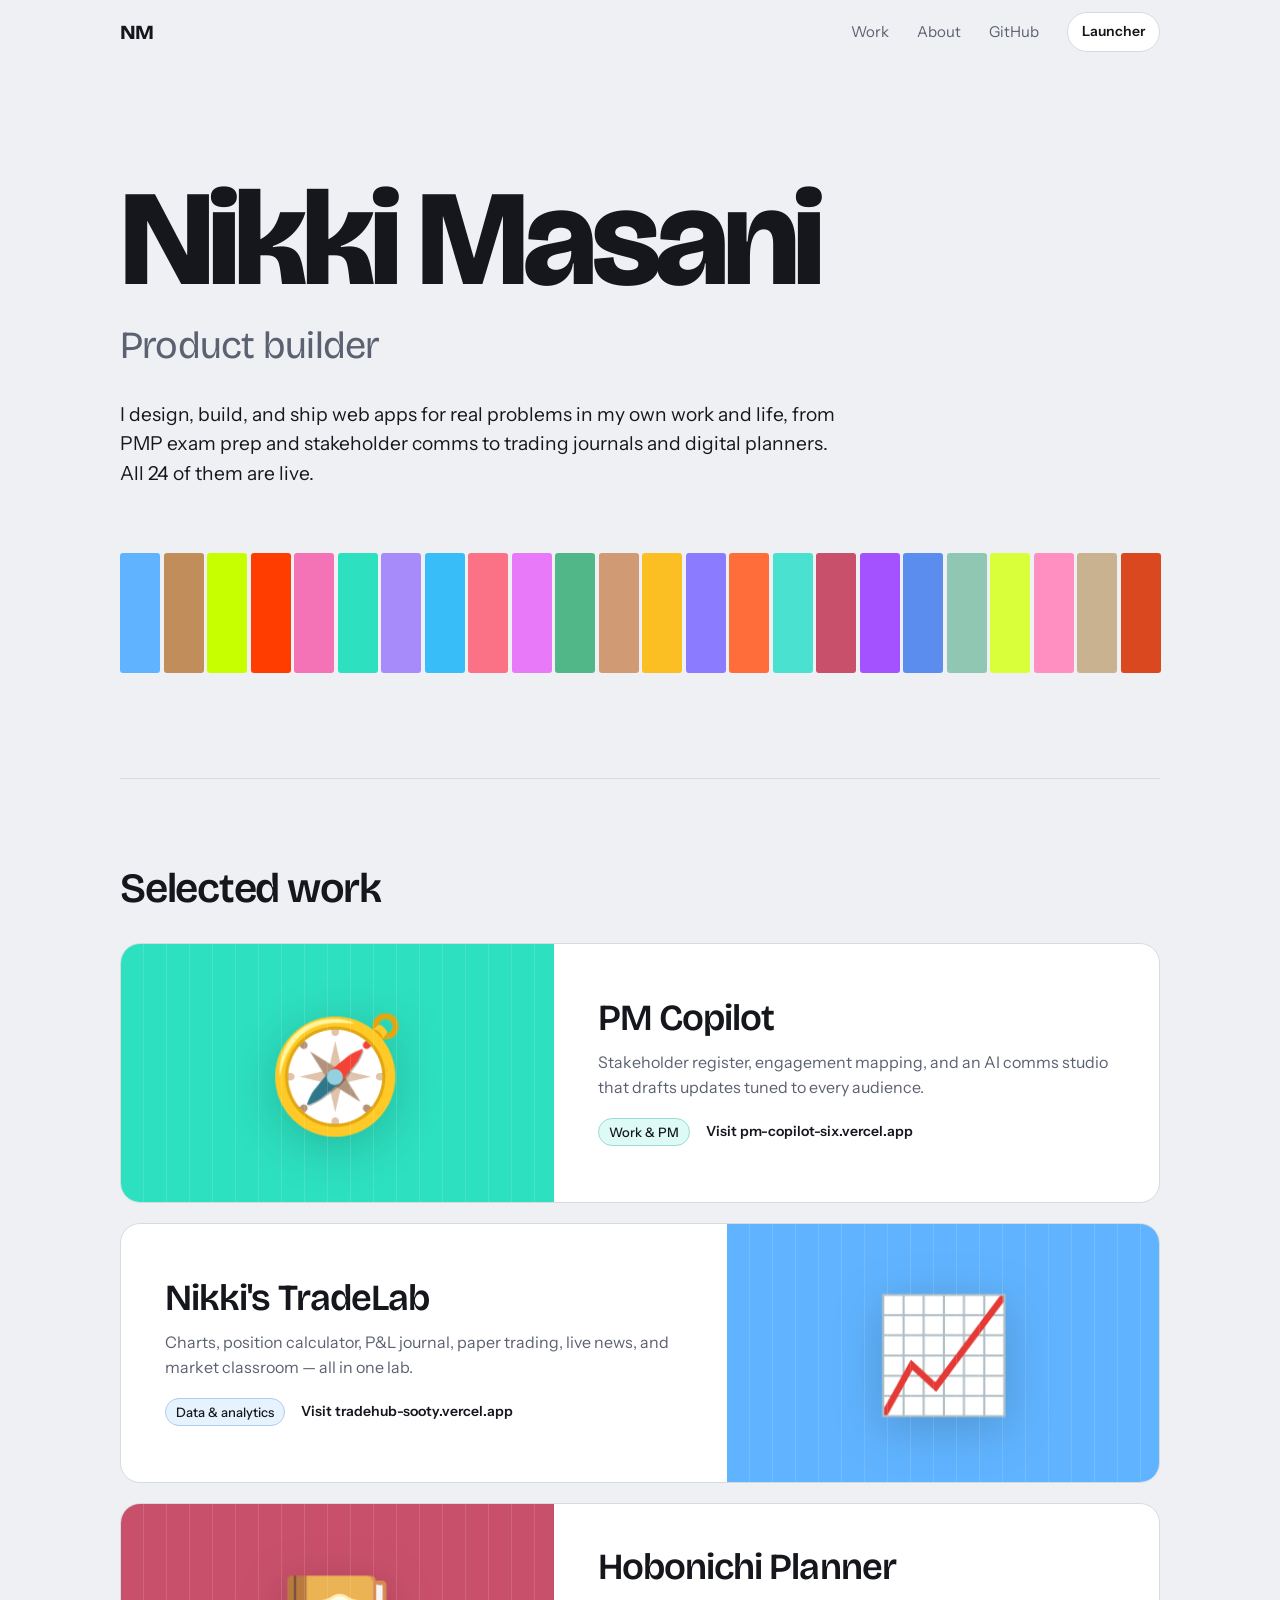
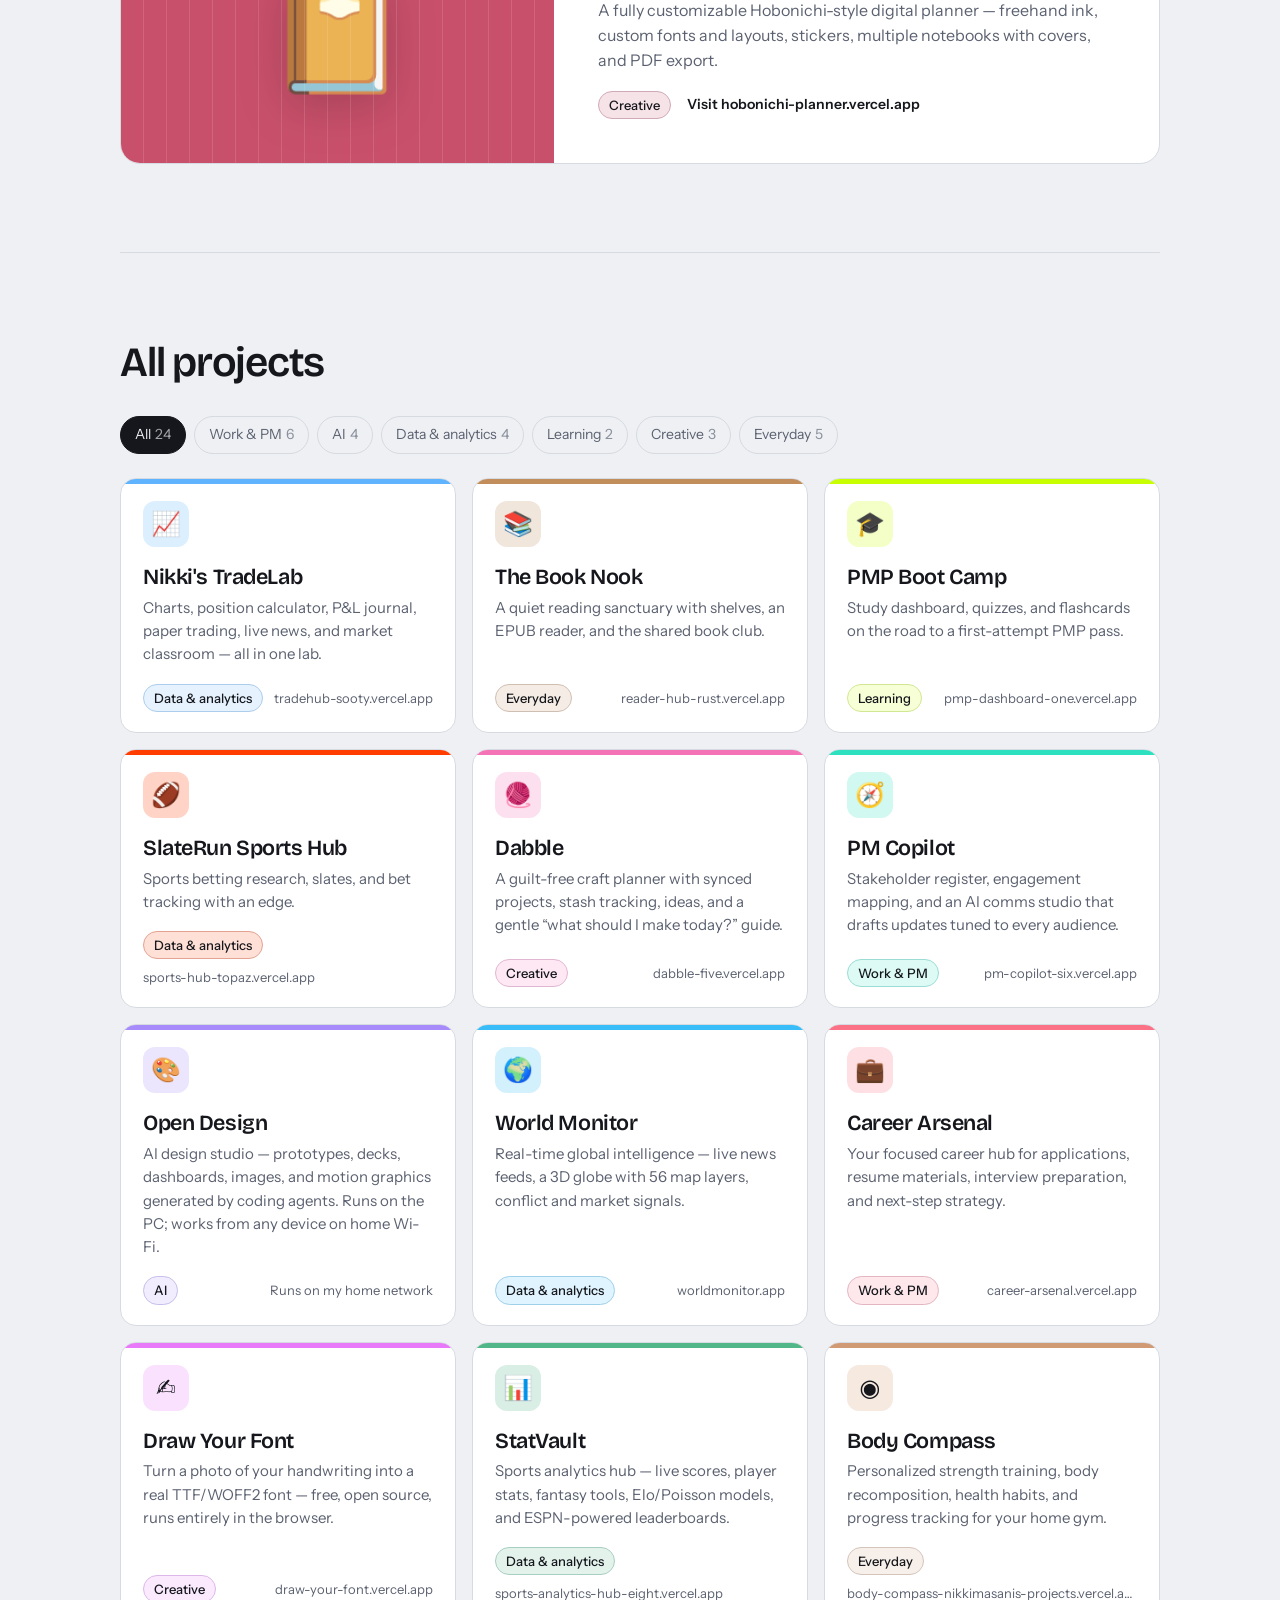
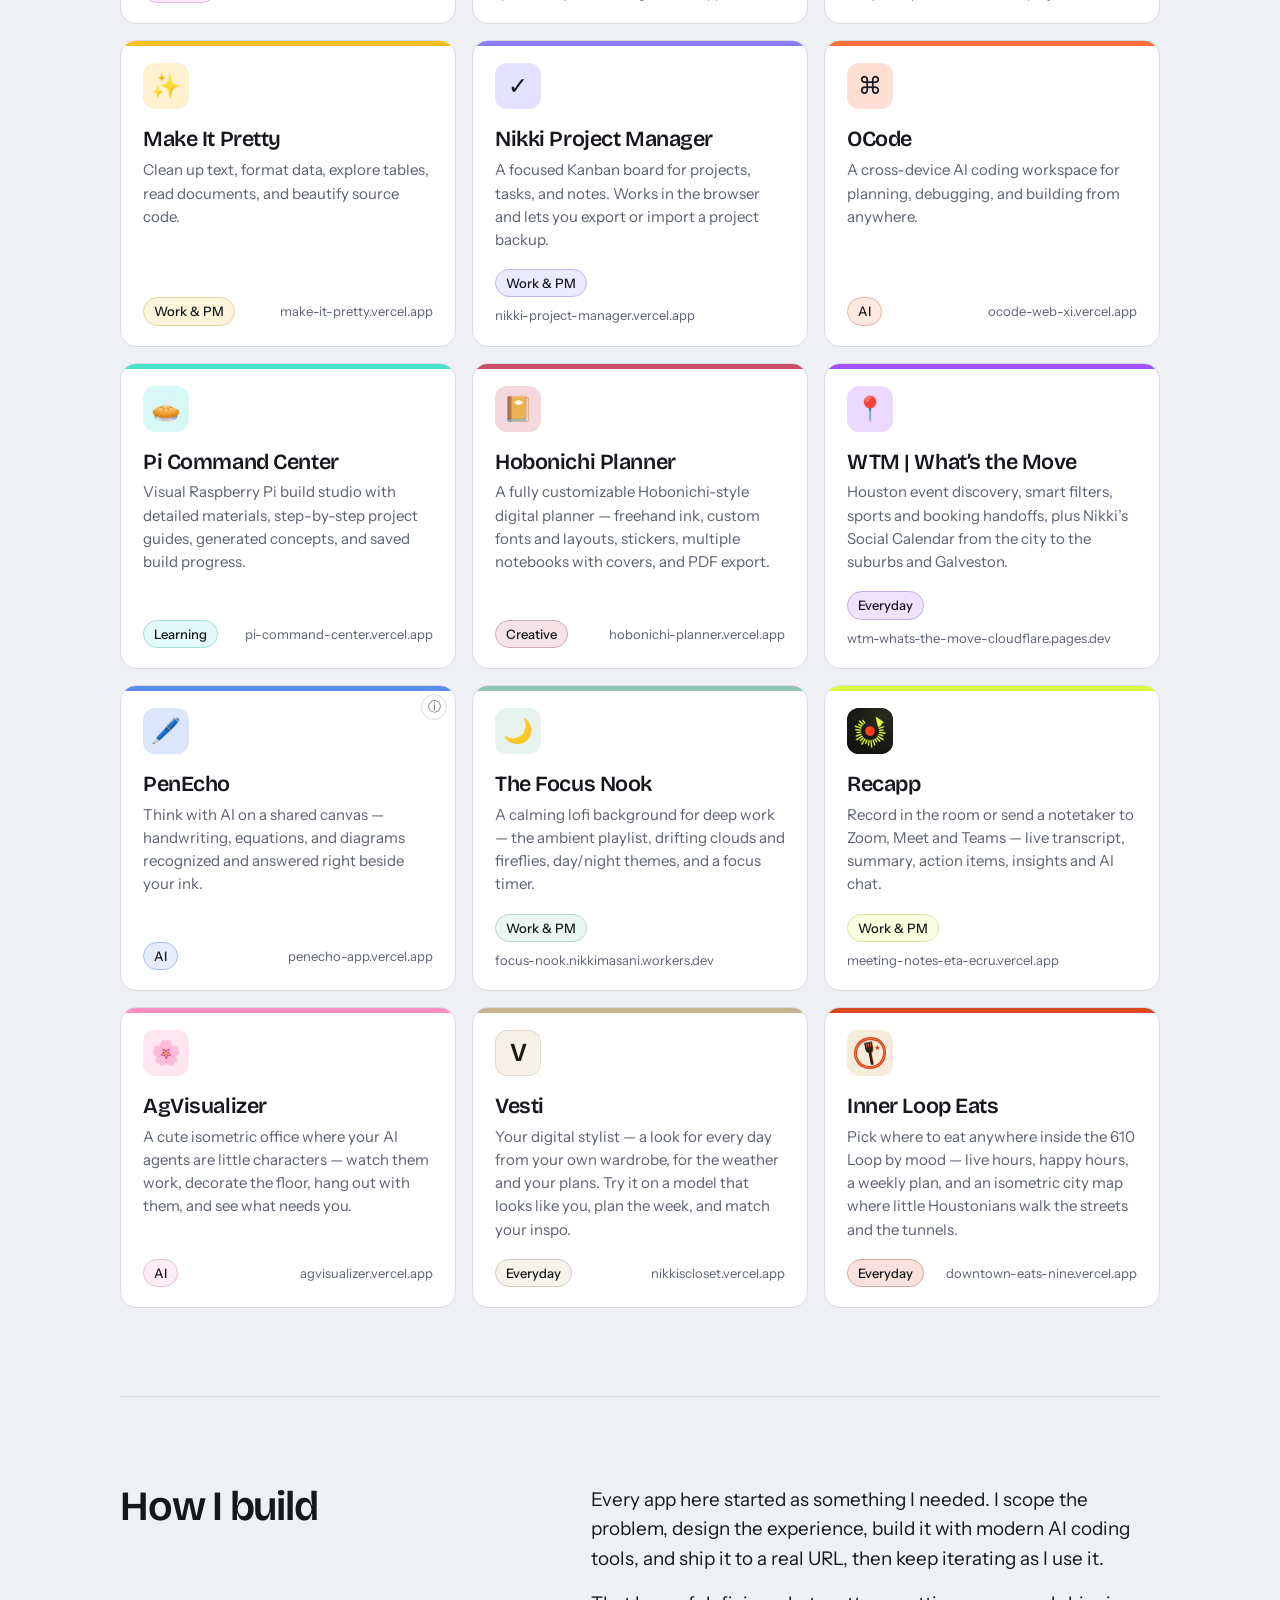
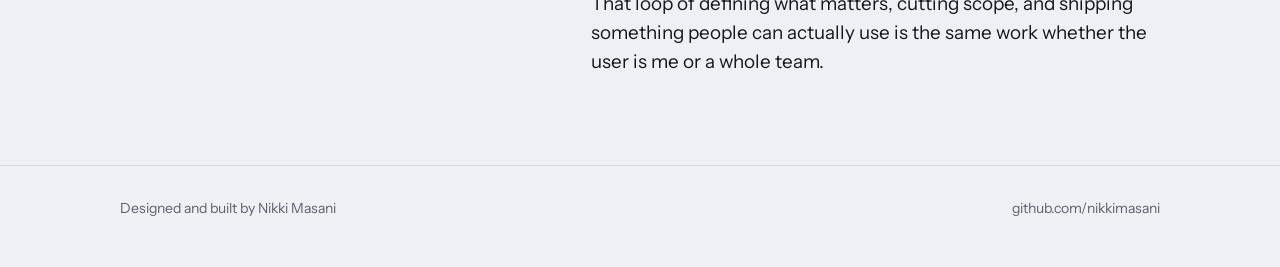
<file: index.html>
<!DOCTYPE html>
<html lang="en">
<head>
<meta charset="UTF-8">
<meta name="viewport" content="width=device-width, initial-scale=1.0">
<meta name="theme-color" content="#eef0f3" media="(prefers-color-scheme: light)">
<meta name="theme-color" content="#101318" media="(prefers-color-scheme: dark)">
<meta name="apple-mobile-web-app-capable" content="yes">
<meta name="apple-mobile-web-app-title" content="Toolbox">
<meta name="apple-mobile-web-app-status-bar-style" content="black-translucent">
<meta name="description" content="Nikki Masani, product builder. A portfolio of web apps I designed, built, and shipped.">
<meta property="og:title" content="Nikki Masani, product builder">
<meta property="og:description" content="A portfolio of web apps I designed, built, and shipped.">
<link rel="manifest" href="/manifest.json">
<link rel="apple-touch-icon" href="/apple-touch-icon.png">
<link rel="icon" type="image/svg+xml" href="/icon-192.svg">
<title>Nikki Masani, product builder</title>
<link rel="preconnect" href="https://fonts.googleapis.com" crossorigin>
<link rel="preconnect" href="https://fonts.gstatic.com" crossorigin>
<link href="https://fonts.googleapis.com/css2?family=Bricolage+Grotesque:opsz,wght@12..96,400;12..96,600;12..96,800&family=Instrument+Sans:wght@400;500;600&display=swap" rel="stylesheet">
<style>
:root{
  --paper:#eef0f3;--surface:#ffffff;--ink:#15171c;--muted:#5b6170;--faint:#8a909c;--rule:#d6dae1;
  --display:'Bricolage Grotesque',system-ui,sans-serif;--body:'Instrument Sans',system-ui,sans-serif;
  --ease:cubic-bezier(.16,1,.3,1);--max:1120px;
  /* aliases used by the launcher workspace */
  --bg:var(--paper);--bg2:var(--surface);--border:var(--rule);--text:var(--ink);
}
@media (prefers-color-scheme:dark){:root{--paper:#101318;--surface:#181c23;--ink:#e9ecf1;--muted:#9aa1ae;--faint:#6c7380;--rule:#2a303a}}
*{margin:0;padding:0;box-sizing:border-box}
html{scroll-behavior:smooth;-webkit-text-size-adjust:100%}
body{background:var(--paper);color:var(--ink);font-family:var(--body);font-size:16px;line-height:1.55;min-height:100vh;overflow-x:hidden}
a{color:inherit}
:focus-visible{outline:2px solid var(--ink);outline-offset:3px;border-radius:4px}
.wrap{max-width:var(--max);margin:0 auto;padding:0 clamp(16px,4vw,40px)}

/* ---------- nav ---------- */
.topbar{position:sticky;top:0;z-index:5;background:color-mix(in srgb,var(--paper) 88%,transparent);backdrop-filter:blur(10px);-webkit-backdrop-filter:blur(10px);border-bottom:1px solid transparent;transition:border-color .3s}
.topbar.scrolled{border-bottom-color:var(--rule)}
.topbar .wrap{display:flex;align-items:center;justify-content:space-between;gap:16px;height:64px}
.monogram{font-family:var(--display);font-weight:800;font-size:20px;letter-spacing:-.03em;text-decoration:none}
.nav{display:flex;align-items:center;gap:clamp(12px,3vw,28px);font-size:15px}
.nav a{text-decoration:none;color:var(--muted)}
.nav a:hover{color:var(--ink)}
.mode-btn{font:inherit;font-size:14px;font-weight:600;color:var(--ink);background:var(--surface);border:1px solid var(--rule);border-radius:999px;padding:8px 14px;cursor:pointer}
.mode-btn:hover{border-color:var(--ink)}

/* ---------- hero ---------- */
.hero{padding:clamp(48px,9vw,112px) 0 clamp(40px,6vw,72px)}
.hero h1{font-family:var(--display);font-weight:800;font-size:clamp(3.2rem,11vw,8.5rem);line-height:.92;letter-spacing:-.045em;font-variation-settings:'opsz' 96}
.hero .role{font-family:var(--display);font-weight:400;font-size:clamp(1.5rem,3.4vw,2.4rem);letter-spacing:-.02em;color:var(--muted);margin-top:14px}
.hero .lede{max-width:56ch;font-size:clamp(1.05rem,1.6vw,1.2rem);margin-top:24px}
.band{margin-top:clamp(36px,6vw,64px)}
.band-row{display:flex;gap:4px;height:clamp(72px,11vw,120px);align-items:flex-end}
.chip{flex:1 1 0;min-width:0;height:100%;background:var(--accent);border-radius:3px;transform-origin:bottom;text-decoration:none;transition:flex-grow .4s var(--ease)}
.chip:hover,.chip:focus-visible{flex-grow:3.2}
.band-caption{display:flex;justify-content:space-between;gap:16px;margin-top:12px;font-size:14px;color:var(--muted);min-height:1.5em}
.band-caption strong{color:var(--ink);font-weight:600}
@media (prefers-reduced-motion:no-preference){
  .chip{animation:grow .9s var(--ease) both;animation-delay:calc(var(--i) * 28ms)}
  @keyframes grow{from{transform:scaleY(.04)}to{transform:none}}
}

/* ---------- sections ---------- */
section.block{padding:clamp(48px,7vw,88px) 0;border-top:1px solid var(--rule)}
.block-head{display:flex;align-items:baseline;justify-content:space-between;gap:16px;flex-wrap:wrap;margin-bottom:32px}
h2{font-family:var(--display);font-weight:600;font-size:clamp(1.8rem,3.6vw,2.6rem);letter-spacing:-.03em;line-height:1.05}
.block-head p{color:var(--muted);max-width:46ch}

/* selected work */
.features{display:grid;gap:20px}
.feature{display:grid;grid-template-columns:minmax(0,5fr) minmax(0,7fr);background:var(--surface);border:1px solid var(--rule);border-radius:20px;overflow:hidden;text-decoration:none;min-height:260px}
.feature-art{position:relative;background:var(--accent);display:grid;place-items:center;overflow:hidden}
.feature-art span{font-size:clamp(64px,9vw,112px);line-height:1;filter:drop-shadow(0 10px 24px rgba(0,0,0,.18))}
.feature-art::after{content:'';position:absolute;inset:0;background:repeating-linear-gradient(90deg,transparent 0 22px,rgba(255,255,255,.12) 22px 23px)}
.feature-copy{padding:clamp(24px,4vw,44px);display:flex;flex-direction:column;justify-content:center;gap:12px}
.feature-copy h3{font-family:var(--display);font-weight:600;font-size:clamp(1.6rem,3vw,2.3rem);letter-spacing:-.025em;line-height:1.05}
.feature-copy p{color:var(--muted);max-width:52ch}
.feature-foot{display:flex;flex-wrap:wrap;gap:8px 16px;align-items:center;margin-top:6px;font-size:14px}
.feature:hover .visit,.card:hover .card-domain{text-decoration:underline}
.feature:nth-child(even){grid-template-columns:minmax(0,7fr) minmax(0,5fr)}
.feature:nth-child(even) .feature-art{order:2}

.tag{display:inline-block;font-size:13px;font-weight:500;padding:3px 10px;border-radius:999px;background:color-mix(in srgb,var(--accent) 16%,var(--surface));color:var(--ink);border:1px solid color-mix(in srgb,var(--accent) 35%,var(--rule))}
.visit{font-weight:600}

/* filters */
.filters{display:flex;flex-wrap:wrap;gap:8px;margin-bottom:24px}
.filter{font:inherit;font-size:14px;color:var(--muted);background:transparent;border:1px solid var(--rule);border-radius:999px;padding:7px 14px;cursor:pointer}
.filter .n{color:var(--faint);margin-left:4px}
.filter:hover{color:var(--ink)}
.filter[aria-pressed="true"]{background:var(--ink);color:var(--paper);border-color:var(--ink)}
.filter[aria-pressed="true"] .n{color:inherit;opacity:.65}

/* ---------- project cards (markup shared with the launcher) ---------- */
.grid{display:grid;grid-template-columns:repeat(auto-fill,minmax(280px,1fr));gap:16px}
.card{--accent:#7a8599;position:relative;display:flex;flex-direction:column;background:var(--surface);border:1px solid var(--rule);border-radius:16px;padding:22px 22px 20px;text-decoration:none;color:var(--ink);overflow:hidden;transition:border-color .2s,transform .2s var(--ease)}
.card::before{content:'';position:absolute;left:0;right:0;top:0;height:5px;background:var(--accent)}
.card:hover{border-color:color-mix(in srgb,var(--accent) 60%,var(--rule));transform:translateY(-2px)}
.card.flash{box-shadow:0 0 0 3px var(--accent)}
.card-top{display:flex;align-items:center;justify-content:space-between;margin-bottom:18px}
.card-num{display:none;font-size:13px;color:var(--faint);font-variant-numeric:tabular-nums}
.card-glyph{order:-1;display:grid;place-items:center;width:46px;height:46px;border-radius:12px;font-size:24px;line-height:1;background:color-mix(in srgb,var(--accent) 22%,var(--surface))}
.card-body{display:flex;flex-direction:column;flex:1}
.card-name{font-family:var(--display);font-weight:600;font-size:1.35rem;letter-spacing:-.02em;line-height:1.15;margin-bottom:6px}
.card-desc{color:var(--muted);font-size:15px;flex:1}
.card-meta{display:flex;flex-wrap:wrap;align-items:center;justify-content:space-between;gap:8px;margin-top:18px;font-size:13px}
.card-domain{color:var(--muted);overflow:hidden;text-overflow:ellipsis;white-space:nowrap;max-width:100%}
.card-note{color:var(--muted)}
.card-cta{display:none}
.card.is-hidden,.card.is-private{display:none}

/* about */
.about{display:grid;grid-template-columns:minmax(0,5fr) minmax(0,7fr);gap:clamp(24px,5vw,64px)}
.about-copy p{font-size:clamp(1.05rem,1.5vw,1.18rem);max-width:58ch}
.about-copy p+p{margin-top:16px}
.facts{display:grid;grid-template-columns:repeat(auto-fit,minmax(180px,1fr));gap:24px;margin-top:36px}
.fact b{display:block;font-family:var(--display);font-weight:600;font-size:1.15rem;letter-spacing:-.01em}
.fact span{color:var(--muted);font-size:15px}

footer{border-top:1px solid var(--rule);padding:32px 0 48px;color:var(--muted);font-size:14px}
footer .wrap{display:flex;justify-content:space-between;gap:16px;flex-wrap:wrap}
footer a{text-decoration:none}footer a:hover{text-decoration:underline}

@media (max-width:760px){
  .nav .hide-sm{display:none}
  .feature,.feature:nth-child(even){grid-template-columns:1fr}
  .feature:nth-child(even) .feature-art{order:0}
  .feature-art{min-height:160px}
  .about{grid-template-columns:1fr}
  .band-row{gap:2px}
}

/* ---------- private launcher mode ---------- */
.launcher-only{display:none}
body.launcher .launcher-only{display:block}
body.launcher .portfolio-only{display:none}
body.launcher .card.is-private:not(.is-hidden){display:flex}
body.launcher .card-num{display:inline}
body.launcher .card-cta{display:inline-flex;gap:6px;margin-top:14px;font-size:14px;font-weight:600}
body.launcher .card-domain{display:none}
.launch-head{padding:40px 0 20px;justify-content:space-between;align-items:flex-end;gap:16px;flex-wrap:wrap}
body.launcher .launch-head{display:flex}
.launch-head h1{font-family:var(--display);font-weight:800;font-size:clamp(2.2rem,6vw,3.6rem);letter-spacing:-.04em;line-height:1}
.launch-head .meta{text-align:right;color:var(--muted);font-size:14px}
#clock{display:block;font-family:var(--display);font-size:28px;font-weight:600;color:var(--ink);font-variant-numeric:tabular-nums}
.launcher-tools{display:none;gap:12px;margin-bottom:24px}
body.launcher .launcher-tools{display:grid}
.launcher-tools input{width:100%;border:1px solid var(--rule);border-radius:12px;background:var(--surface);color:var(--ink);padding:13px 15px;font:inherit}
.recent-shell{display:flex;gap:8px;flex-wrap:wrap}
.recent-pill{font-size:13px;border:1px solid var(--rule);border-radius:999px;padding:6px 12px;text-decoration:none;color:var(--muted);background:var(--surface)}
.private-pill{font-size:12px;color:var(--muted);margin-left:6px}
body.launcher #projects{border-top:0;padding-top:0}
body.launcher #projects .block-head{display:none}
/* ---------- open-app tabs (both modes) ---------- */
:root{--barh:calc(54px + env(safe-area-inset-top))}
@media (max-width:560px){:root{--barh:calc(46px + env(safe-area-inset-top))}}
.app-bar{position:fixed;top:0;left:0;right:0;z-index:30;height:var(--barh);padding:env(safe-area-inset-top) max(8px,env(safe-area-inset-right)) 0 max(8px,env(safe-area-inset-left));display:none;align-items:center;gap:6px;background:var(--surface);border-bottom:1px solid var(--rule)}
body.has-tabs .app-bar{display:flex}
body.has-tabs{padding-top:var(--barh)}
body.has-tabs .topbar{top:var(--barh)}
.app-home,.app-tab-open,.app-pop{font:inherit;font-size:14px;font-weight:500;color:var(--muted);background:transparent;border:1px solid transparent;border-radius:10px;height:40px;cursor:pointer;display:inline-flex;align-items:center;gap:7px;text-decoration:none;white-space:nowrap}
.app-home{flex:0 0 auto;padding:0 12px 0 10px}
.app-home svg,.app-pop svg{width:18px;height:18px;flex:0 0 auto}
.app-home[aria-selected="true"]{color:var(--ink);background:var(--paper);border-color:var(--rule)}
.app-tabs{flex:1;min-width:0;display:flex;gap:4px;overflow-x:auto;scrollbar-width:none;padding-left:6px;border-left:1px solid var(--rule)}
.app-tabs::-webkit-scrollbar{display:none}
.app-tab{flex:0 0 auto;display:flex;align-items:center;border-radius:10px;border:1px solid transparent;position:relative}
.app-tab-open{padding:0 4px 0 10px;max-width:190px;border:0}
.app-tab-glyph{font-size:16px;line-height:1}
.app-tab-label{overflow:hidden;text-overflow:ellipsis}
.app-tab-close{font:inherit;font-size:18px;line-height:1;color:var(--faint);background:transparent;border:0;border-radius:7px;width:28px;height:28px;margin-right:5px;cursor:pointer;display:grid;place-items:center}
.app-tab-close:hover{background:var(--rule);color:var(--ink)}
.app-tab.is-active{background:var(--paper);border-color:var(--rule)}
.app-tab.is-active::after{content:'';position:absolute;left:10px;right:10px;bottom:-1px;height:3px;border-radius:3px 3px 0 0;background:var(--accent)}
.app-tab.is-active .app-tab-open{color:var(--ink)}
.app-tab-open:hover,.app-home:hover{color:var(--ink)}
.app-pop{flex:0 0 auto;width:40px;justify-content:center}
.app-pop:hover{color:var(--ink);border-color:var(--rule)}
.app-pop[hidden]{display:none}
.app-panels{display:none;position:fixed;left:0;right:0;bottom:0;top:var(--barh);z-index:29;background:var(--surface)}
body.viewing-app .app-panels{display:block}
body.viewing-app{overflow:hidden}
.app-panel{position:absolute;inset:0;background:#fff;overflow:auto;-webkit-overflow-scrolling:touch}
.app-panel[hidden]{display:none}
/* iPhone browsers stretch an iframe to its content's width; 1px + min-width pins it to the screen */
.app-panel iframe{display:block;border:0;width:1px;min-width:100%;height:1px;min-height:100%}
@media (max-width:560px){.app-home .app-home-label{display:none}.app-home{padding:0 10px}.app-tab-open{max-width:132px}.app-home,.app-tab-open,.app-pop{height:36px}}
@media (prefers-reduced-motion:reduce){*{transition:none!important;animation:none!important}html{scroll-behavior:auto}}
</style>
<style>
/* Per-app accent colors (one rule per app; add new apps here) */
.card.tradelab{--accent:#60b4ff}
.card.booknook{--accent:#c18d5b}
.card.pmp{--accent:#c8ff00}
.card.slaterun{--accent:#ff3d00}
.card.craftclub{--accent:#f472b6}
.card.pmcopilot{--accent:#2de0c0}
.card.opendesign{--accent:#a78bfa}
.card.worldmonitor{--accent:#38bdf8}
.card.careerarsenal{--accent:#fb7185}
.card.drawyourfont{--accent:#e879f9}
.card.statvault{--accent:#52b788}
.card.bodycompass{--accent:#d09b74}
.card.makeitpretty{--accent:#fbbf24}
.card.projectmanager{--accent:#8b7cff}
.card.ocode{--accent:#ff6d3b}
.card.picommand{--accent:#4be1d1}
.card.hobonichi{--accent:#c9506b}
.card.wtm{--accent:#a452ff}
.card.penecho{--accent:#5b8def}
.card.focusnook{--accent:#8fc7b3}
.card.streamvault{--accent:#61f0c0}
.card.agvisualizer{--accent:#ff8fc0}
.card.nikkiscloset{--accent:#c9b28f}.card.nikkiscloset .card-glyph{font-family:'Playfair Display',var(--display),Georgia,serif;font-weight:600;font-size:26px;color:#1c1915;background:#f6f1ea;border:1px solid #e2d9cc}
.card.downtowneats{--accent:#d9481e}.card.downtowneats .card-glyph{padding:0;overflow:hidden;background:#f6ecdc}.card.downtowneats .card-glyph img{display:block;width:100%;height:100%}
.card.meetingnotes{--accent:#d9ff3a}.card.meetingnotes .card-glyph{padding:0;overflow:hidden;background:#121210}.card.meetingnotes .card-glyph img{display:block;width:100%;height:100%}
</style>
</head>
<body>
<div class="app-bar" id="appBar">
  <button class="app-home" id="appHome" type="button" role="tab" aria-selected="true" title="Back to the home page (your open apps stay open)"><svg viewBox="0 0 24 24" fill="none" stroke="currentColor" stroke-width="2" stroke-linecap="round" stroke-linejoin="round" aria-hidden="true"><path d="M3 10.5 12 3l9 7.5"/><path d="M5 9.5V21h14V9.5"/></svg><span class="app-home-label">Home</span></button>
  <div class="app-tabs" id="appTabs" role="tablist" aria-label="Open apps"></div>
  <a class="app-pop" id="appPop" href="#" target="_blank" rel="noopener" title="Open this app in its own browser tab" aria-label="Open this app in its own browser tab" hidden><svg viewBox="0 0 24 24" fill="none" stroke="currentColor" stroke-width="2" stroke-linecap="round" stroke-linejoin="round" aria-hidden="true"><path d="M14 4h6v6"/><path d="M20 4 11 13"/><path d="M19 14v5a1 1 0 0 1-1 1H5a1 1 0 0 1-1-1V6a1 1 0 0 1 1-1h5"/></svg></a>
</div>
<div class="app-panels" id="appPanels"></div>
<header class="topbar"><div class="wrap">
  <a class="monogram" href="#top" aria-label="Nikki Masani, back to top">NM</a>
  <nav class="nav" aria-label="Main">
    <a class="portfolio-only" href="#work">Work</a>
    <a class="portfolio-only hide-sm" href="#about">About</a>
    <a class="portfolio-only hide-sm" href="https://github.com/nikkimasani" target="_blank" rel="noopener">GitHub</a>
    <button class="mode-btn" id="modeToggle" type="button" title="Switch to Nikki's private app launcher">Launcher</button>
  </nav>
</div></header>

<div class="wrap" id="top">
  <section class="hero portfolio-only" aria-labelledby="heroName">
    <h1 id="heroName">Nikki Masani</h1>
    <p class="role">Product builder</p>
    <p class="lede">I design, build, and ship web apps for real problems in my own work and life, from PMP exam prep and stakeholder comms to trading journals and digital planners. <span id="appCountLine">Every one of them is live.</span></p>
    <div class="band" aria-label="Every project, one color each">
      <div class="band-row" id="band"></div>
      <div class="band-caption"><span id="bandLabel"></span></div>
    </div>
  </section>

  <div class="launch-head launcher-only">
    <h1>Toolbox</h1>
    <div class="meta"><span id="clock">—:—</span><span id="date-line"></span></div>
  </div>

  <section class="block portfolio-only" id="work" aria-labelledby="workTitle">
    <div class="block-head"><h2 id="workTitle">Selected work</h2></div>
    <div class="features" id="features"></div>
  </section>

  <section class="block" id="projects" aria-labelledby="projectsTitle">
    <div class="block-head"><h2 id="projectsTitle">All projects</h2></div>
    <section class="launcher-tools" aria-label="Launcher tools">
      <input id="appSearchInput" type="search" placeholder="Search apps, like career, reader, design, sports">
      <div class="recent-shell" id="recentApps"></div>
    </section>
    <div class="filters" id="filters" role="group" aria-label="Filter projects by category"></div>
<main class="grid" aria-label="Projects">
<a class="card tradelab" href="https://tradehub-sooty.vercel.app/" data-key="1" target="_blank" rel="noopener"><div class="card-top"><span class="card-num">No. 01</span><span class="card-glyph">📈</span></div><div class="card-body"><div class="card-name">Nikki's TradeLab</div><p class="card-desc">Charts, position calculator, P&amp;L journal, paper trading, live news, and market classroom — all in one lab.</p><span class="card-cta">Open TradeLab <span class="arrow">→</span></span></div></a>
<a class="card booknook" href="https://reader-hub-rust.vercel.app" data-key="2" target="_blank" rel="noopener"><div class="card-top"><span class="card-num">No. 02</span><span class="card-glyph">📚</span></div><div class="card-body"><div class="card-name">The Book Nook</div><p class="card-desc">A quiet reading sanctuary with shelves, an EPUB reader, and the shared book club.</p><span class="card-cta">Open Book Nook <span class="arrow">→</span></span></div></a>
<a class="card pmp" href="https://pmp-dashboard-one.vercel.app" data-key="3" target="_blank" rel="noopener"><div class="card-top"><span class="card-num">No. 03</span><span class="card-glyph">🎓</span></div><div class="card-body"><div class="card-name">PMP Boot Camp</div><p class="card-desc">Study dashboard, quizzes, and flashcards on the road to a first-attempt PMP pass.</p><span class="card-cta">Open Boot Camp <span class="arrow">→</span></span></div></a>
<a class="card slaterun" href="https://sports-hub-topaz.vercel.app" data-key="4" target="_blank" rel="noopener"><div class="card-top"><span class="card-num">No. 04</span><span class="card-glyph">🏈</span></div><div class="card-body"><div class="card-name">SlateRun Sports Hub</div><p class="card-desc">Sports betting research, slates, and bet tracking with an edge.</p><span class="card-cta">Open SlateRun <span class="arrow">→</span></span></div></a>
<a class="card craftclub" href="https://dabble-five.vercel.app" data-key="5" target="_blank" rel="noopener"><div class="card-top"><span class="card-num">No. 05</span><span class="card-glyph">🧶</span></div><div class="card-body"><div class="card-name">Dabble</div><p class="card-desc">A guilt-free craft planner with synced projects, stash tracking, ideas, and a gentle “what should I make today?” guide.</p><span class="card-cta">Open Dabble <span class="arrow">→</span></span></div></a>
<a class="card pmcopilot" href="https://pm-copilot-six.vercel.app" data-key="6" target="_blank" rel="noopener"><div class="card-top"><span class="card-num">No. 06</span><span class="card-glyph">🧭</span></div><div class="card-body"><div class="card-name">PM Copilot</div><p class="card-desc">Stakeholder register, engagement mapping, and an AI comms studio that drafts updates tuned to every audience.</p><span class="card-cta">Open PM Copilot <span class="arrow">→</span></span></div></a>
<a class="card opendesign" href="http://10.0.0.29:7457" data-key="7" target="_blank" rel="noopener"><div class="card-top"><span class="card-num">No. 07</span><span class="card-glyph">🎨</span></div><div class="card-body"><div class="card-name">Open Design</div><p class="card-desc">AI design studio — prototypes, decks, dashboards, images, and motion graphics generated by coding agents. Runs on the PC; works from any device on home Wi-Fi.</p><span class="card-cta">Open Design Studio <span class="arrow">→</span></span></div></a>
<a class="card worldmonitor" href="https://www.worldmonitor.app" data-key="8" target="_blank" rel="noopener"><div class="card-top"><span class="card-num">No. 08</span><span class="card-glyph">🌍</span></div><div class="card-body"><div class="card-name">World Monitor</div><p class="card-desc">Real-time global intelligence — live news feeds, a 3D globe with 56 map layers, conflict and market signals.</p><span class="card-cta">Open World Monitor <span class="arrow">→</span></span></div></a>
<a class="card careerarsenal" href="https://career-arsenal.vercel.app" data-key="9" target="_blank" rel="noopener"><div class="card-top"><span class="card-num">No. 09</span><span class="card-glyph">💼</span></div><div class="card-body"><div class="card-name">Career Arsenal</div><p class="card-desc">Your focused career hub for applications, resume materials, interview preparation, and next-step strategy.</p><span class="card-cta">Open Career Arsenal <span class="arrow">→</span></span></div></a>
<a class="card drawyourfont" href="https://draw-your-font.vercel.app" data-key="" target="_blank" rel="noopener"><div class="card-top"><span class="card-num">No. 10</span><span class="card-glyph">✍️</span></div><div class="card-body"><div class="card-name">Draw Your Font</div><p class="card-desc">Turn a photo of your handwriting into a real TTF/WOFF2 font — free, open source, runs entirely in the browser.</p><span class="card-cta">Open Draw Your Font <span class="arrow">→</span></span></div></a>
<a class="card statvault" href="https://sports-analytics-hub-eight.vercel.app" data-key="" target="_blank" rel="noopener"><div class="card-top"><span class="card-num">No. 11</span><span class="card-glyph">📊</span></div><div class="card-body"><div class="card-name">StatVault</div><p class="card-desc">Sports analytics hub — live scores, player stats, fantasy tools, Elo/Poisson models, and ESPN-powered leaderboards.</p><span class="card-cta">Open StatVault <span class="arrow">→</span></span></div></a>
<a class="card bodycompass" href="https://body-compass-nikkimasanis-projects.vercel.app" data-key="" target="_blank" rel="noopener"><div class="card-top"><span class="card-num">No. 12</span><span class="card-glyph">◉</span></div><div class="card-body"><div class="card-name">Body Compass</div><p class="card-desc">Personalized strength training, body recomposition, health habits, and progress tracking for your home gym.</p><span class="card-cta">Open Body Compass <span class="arrow">→</span></span></div></a>
<a class="card makeitpretty" href="https://make-it-pretty.vercel.app" data-key="" target="_blank" rel="noopener"><div class="card-top"><span class="card-num">No. 13</span><span class="card-glyph">✨</span></div><div class="card-body"><div class="card-name">Make It Pretty</div><p class="card-desc">Clean up text, format data, explore tables, read documents, and beautify source code.</p><span class="card-cta">Open Make It Pretty <span class="arrow">→</span></span></div></a>
<a class="card projectmanager" href="https://nikki-project-manager.vercel.app" data-key="" target="_blank" rel="noopener"><div class="card-top"><span class="card-num">No. 14</span><span class="card-glyph">✓</span></div><div class="card-body"><div class="card-name">Nikki Project Manager</div><p class="card-desc">A focused Kanban board for projects, tasks, and notes. Works in the browser and lets you export or import a project backup.</p><span class="card-cta">Open Project Manager <span class="arrow">→</span></span></div></a>
<a class="card ocode" href="https://ocode-web-xi.vercel.app" data-key="" target="_blank" rel="noopener"><div class="card-top"><span class="card-num">No. 15</span><span class="card-glyph">⌘</span></div><div class="card-body"><div class="card-name">OCode</div><p class="card-desc">A cross-device AI coding workspace for planning, debugging, and building from anywhere.</p><span class="card-cta">Open OCode <span class="arrow">→</span></span></div></a>
<a class="card picommand" href="https://pi-command-center.vercel.app" data-key="" target="_blank" rel="noopener"><div class="card-top"><span class="card-num">No. 16</span><span class="card-glyph">🥧</span></div><div class="card-body"><div class="card-name">Pi Command Center</div><p class="card-desc">Visual Raspberry Pi build studio with detailed materials, step-by-step project guides, generated concepts, and saved build progress.</p><span class="card-cta">Open Pi Command Center <span class="arrow">→</span></span></div></a>
<a class="card hobonichi" href="https://hobonichi-planner.vercel.app" data-key="" target="_blank" rel="noopener"><div class="card-top"><span class="card-num">No. 17</span><span class="card-glyph">📔</span></div><div class="card-body"><div class="card-name">Hobonichi Planner</div><p class="card-desc">A fully customizable Hobonichi-style digital planner — freehand ink, custom fonts and layouts, stickers, multiple notebooks with covers, and PDF export.</p><span class="card-cta">Open Hobonichi Planner <span class="arrow">→</span></span></div></a>
<a class="card wtm" href="https://wtm-whats-the-move-cloudflare.pages.dev" data-key="" target="_blank" rel="noopener"><div class="card-top"><span class="card-num">No. 18</span><span class="card-glyph">📍</span></div><div class="card-body"><div class="card-name">WTM | What’s the Move</div><p class="card-desc">Houston event discovery, smart filters, sports and booking handoffs, plus Nikki’s Social Calendar from the city to the suburbs and Galveston.</p><span class="card-cta">Open WTM <span class="arrow">→</span></span></div></a>
<a class="card penecho" href="https://penecho-app.vercel.app" data-key="" target="_blank" rel="noopener"><button type="button" class="card-info-btn" aria-label="How to use PenEcho" style="position:absolute;top:8px;right:8px;z-index:2;width:26px;height:26px;border-radius:50%;background:rgba(255,255,255,.08);border:1px solid var(--border);color:var(--muted);font:600 14px/1 inherit;cursor:pointer;display:grid;place-items:center" onclick="event.preventDefault();event.stopPropagation();alert('PenEcho: a large, handwritten AI canvas.\n\nWrite or sketch, then let AI respond automatically after a short pause, or tap the glowing orb for Answer, Hint, Explain, Continue, or Plot. Also supports lassoing handwriting, typed Markdown/LaTeX, images, cloud saves, history, and PNG export.\n\nHow to use:\n1. Sign in with the emailed link - the canvas stays locked until then.\n2. Select the pencil (Pen) icon in the toolbar - it should highlight.\n3. Write directly on the canvas with your stylus.\n4. One finger pans, pinch to zoom. The Hand icon is for moving the canvas/objects.\n5. Pause briefly after writing, or tap the glowing orb, for AI help.')">ⓘ</button><div class="card-top"><span class="card-num">No. 19</span><span class="card-glyph">🖊️</span></div><div class="card-body"><div class="card-name">PenEcho</div><p class="card-desc">Think with AI on a shared canvas — handwriting, equations, and diagrams recognized and answered right beside your ink.</p><span class="card-cta">Open PenEcho <span class="arrow">→</span></span></div></a>
<a class="card focusnook" href="https://focus-nook.nikkimasani.workers.dev" data-key="" target="_blank" rel="noopener"><div class="card-top"><span class="card-num">No. 20</span><span class="card-glyph">🌙</span></div><div class="card-body"><div class="card-name">The Focus Nook</div><p class="card-desc">A calming lofi background for deep work — the ambient playlist, drifting clouds and fireflies, day/night themes, and a focus timer.</p><span class="card-cta">Open Focus Nook <span class="arrow">→</span></span></div></a>
<a class="card meetingnotes" style="--accent:#d9ff3a;--card-bg:#141410" href="https://meeting-notes-eta-ecru.vercel.app" data-key="" target="_blank" rel="noopener"><div class="card-top"><span class="card-num">No. 21</span><span class="card-glyph"><img src="/recapp-icon.png" alt=""></span></div><div class="card-body"><div class="card-name">Recapp</div><p class="card-desc">Record in the room or send a notetaker to Zoom, Meet and Teams — live transcript, summary, action items, insights and AI chat.</p><span class="card-cta">Open Recapp <span class="arrow">→</span></span></div></a>
<a class="card streamvault" href="https://stream-vault-delta.vercel.app" data-key="" target="_blank" rel="noopener"><div class="card-top"><span class="card-num">No. 22</span><span class="card-glyph">◉</span></div><div class="card-body"><div class="card-name">Stream Vault</div><p class="card-desc">Live TV, movies, and series from public or authorized Xtream Codes and M3U sources, with casting built in.</p><span class="card-cta">Open Stream Vault <span class="arrow">→</span></span></div></a>
<a class="card agvisualizer" href="https://agvisualizer.vercel.app" data-key="" target="_blank" rel="noopener"><div class="card-top"><span class="card-num">No. 23</span><span class="card-glyph">🌸</span></div><div class="card-body"><div class="card-name">AgVisualizer</div><p class="card-desc">A cute isometric office where your AI agents are little characters — watch them work, decorate the floor, hang out with them, and see what needs you.</p><span class="card-cta">Open AgVisualizer <span class="arrow">→</span></span></div></a>
<a class="card nikkiscloset" href="https://nikkiscloset.vercel.app" data-key="" target="_blank" rel="noopener"><div class="card-top"><span class="card-num">No. 24</span><span class="card-glyph" aria-hidden="true">V</span></div><div class="card-body"><div class="card-name">Vesti</div><p class="card-desc">Your digital stylist — a look for every day from your own wardrobe, for the weather and your plans. Try it on a model that looks like you, plan the week, and match your inspo.</p><span class="card-cta">Open Vesti <span class="arrow">→</span></span></div></a>
<a class="card downtowneats" href="https://downtown-eats-nine.vercel.app" data-key="" target="_blank" rel="noopener"><div class="card-top"><span class="card-num">No. 25</span><span class="card-glyph"><img src="inner-loop-eats-icon.svg" alt=""></span></div><div class="card-body"><div class="card-name">Inner Loop Eats</div><p class="card-desc">Pick where to eat anywhere inside the 610 Loop by mood — live hours, happy hours, a weekly plan, and an isometric city map where little Houstonians walk the streets and the tunnels.</p><span class="card-cta">Open Inner Loop Eats <span class="arrow">→</span></span></div></a>
</main>
  </section>

  <section class="block portfolio-only" id="about" aria-labelledby="aboutTitle">
    <div class="about">
      <h2 id="aboutTitle">How I build</h2>
      <div class="about-copy">
        <p>Every app here started as something I needed. I scope the problem, design the experience, build it with modern AI coding tools, and ship it to a real URL, then keep iterating as I use it.</p>
        <p>That loop of defining what matters, cutting scope, and shipping something people can actually use is the same work whether the user is me or a whole team.</p>
      </div>
    </div>
  </section>
</div>

<footer><div class="wrap"><span>Designed and built by Nikki Masani</span><a href="https://github.com/nikkimasani" target="_blank" rel="noopener">github.com/nikkimasani</a></div></footer>

<script>
// Portfolio details for each app, keyed by the card's class name.
// cat: category shown on the card. private: hidden from the public portfolio (still in the launcher).
// A new card with no entry here still shows up, under "More".
const PORTFOLIO = {
  pmcopilot:{cat:'Work & PM'}, projectmanager:{cat:'Work & PM'}, meetingnotes:{cat:'Work & PM'},
  careerarsenal:{cat:'Work & PM'}, makeitpretty:{cat:'Work & PM'}, focusnook:{cat:'Work & PM'},
  penecho:{cat:'AI'}, ocode:{cat:'AI'}, agvisualizer:{cat:'AI'},
  opendesign:{cat:'AI', note:'Runs on my home network'},
  tradelab:{cat:'Data & analytics'}, statvault:{cat:'Data & analytics'}, slaterun:{cat:'Data & analytics'}, worldmonitor:{cat:'Data & analytics'},
  pmp:{cat:'Learning'}, picommand:{cat:'Learning'},
  hobonichi:{cat:'Creative'}, drawyourfont:{cat:'Creative'}, craftclub:{cat:'Creative'},
  booknook:{cat:'Everyday'}, bodycompass:{cat:'Everyday'}, wtm:{cat:'Everyday'}, nikkiscloset:{cat:'Everyday'}, downtowneats:{cat:'Everyday'},
  streamvault:{cat:'Everyday', private:true},
};
const FEATURED = ['pmcopilot','tradelab','hobonichi'];
const CATEGORY_ORDER = ['Work & PM','AI','Data & analytics','Learning','Creative','Everyday','More'];
const MODE_KEY = 'toolbox-mode-v1';
const TOOLBOX_RECENT_KEY = 'toolbox-recent-apps-v1';

function appKey(card){return [...card.classList].find(c=>c!=='card'&&!c.startsWith('is-')&&c!=='flash')||''}
function infoFor(card){return PORTFOLIO[appKey(card)]||{cat:'More'}}
function cards(){return [...document.querySelectorAll('main.grid > .card')]}
function nameOf(card){return card.querySelector('.card-name')?.textContent.trim()||'App'}
function domainOf(href){try{const u=new URL(href);return u.hostname.startsWith('10.')?'':u.host.replace(/^www\./,'')}catch{return''}}
function isLauncher(){return document.body.classList.contains('launcher')}
function safeGet(k){try{return localStorage.getItem(k)}catch{return null}}
function safeSet(k,v){try{localStorage.setItem(k,v)}catch{}}

/* ---------- launcher (private) behavior, carried over from the original toolbox ---------- */
function readRecentApps(){try{const p=JSON.parse(safeGet(TOOLBOX_RECENT_KEY)||'[]');return Array.isArray(p)?p:[]}catch{return[]}}
function writeRecentApp(card){const next=readRecentApps().filter(i=>i.href!==card.href);next.unshift({href:card.href,name:nameOf(card)});safeSet(TOOLBOX_RECENT_KEY,JSON.stringify(next.slice(0,3)));renderRecentApps()}
function renderRecentApps(){const shell=document.getElementById('recentApps');const recent=readRecentApps();shell.replaceChildren();if(!recent.length){const s=document.createElement('span');s.className='recent-pill';s.textContent='No recent apps yet';shell.append(s);return}recent.forEach(item=>{const card=cards().find(c=>c.href===item.href);const a=document.createElement('a');a.className='recent-pill';a.href=item.href;a.target='_blank';a.rel='noopener';a.textContent='Recent: '+(card?nameOf(card):item.name);shell.append(a)})}
/* ---------- open-app tabs ---------- */
// Apps open as tabs inside this page. Home keeps them open; the back button returns Home instead of leaving.
// Cards marked (sign-in, drawing, or touch issues when embedded) and plain-http apps open in a real browser tab.
const OPEN_TABS_KEY='toolbox-open-tabs-v1';
const FRAME_ALLOW='microphone; camera; geolocation; clipboard-read; clipboard-write; fullscreen; autoplay; encrypted-media; picture-in-picture; screen-wake-lock';
function appIdFor(card){return`app-${card.href.replace(/[^a-z0-9]+/gi,'-').replace(/^-|-$/g,'')}`}
function cardForId(id){return cards().find(c=>appIdFor(c)===id)}
function opensOutside(card){return card.dataset.open==='newtab'||!card.href||(card.href.startsWith('http:')&&location.protocol==='https:')}
function viewingApp(){return document.body.classList.contains('viewing-app')}
function openTabIds(){return [...document.querySelectorAll('#appTabs .app-tab')].map(t=>t.dataset.appId)}
function saveOpenTabs(){try{sessionStorage.setItem(OPEN_TABS_KEY,JSON.stringify(openTabIds()))}catch{}}
function setActive(appId){
  document.body.classList.toggle('viewing-app',!!appId);
  document.getElementById('appHome').setAttribute('aria-selected',String(!appId));
  document.querySelectorAll('#appTabs .app-tab').forEach(t=>{const on=t.dataset.appId===appId;t.classList.toggle('is-active',on);t.querySelector('.app-tab-open').setAttribute('aria-selected',String(on))});
  document.querySelectorAll('#appPanels .app-panel').forEach(p=>{p.hidden=p.dataset.appId!==appId});
  const pop=document.getElementById('appPop');
  if(!appId){pop.hidden=true;return}
  const card=cardForId(appId);const panel=document.querySelector(`#appPanels .app-panel[data-app-id="${appId}"]`);
  if(panel&&!panel.querySelector('iframe')){const f=document.createElement('iframe');f.src=card.href;f.title=nameOf(card);f.setAttribute('allow',FRAME_ALLOW);f.setAttribute('allowfullscreen','');panel.append(f)}
  pop.href=card.href;pop.hidden=false;
  document.querySelector(`#appTabs .app-tab[data-app-id="${appId}"]`)?.scrollIntoView({block:'nearest',inline:'nearest'});
}
function ensureTab(card){
  const appId=appIdFor(card);
  if(document.querySelector(`#appTabs .app-tab[data-app-id="${appId}"]`))return appId;
  const name=nameOf(card);
  const tab=document.createElement('div');tab.className='app-tab';tab.dataset.appId=appId;
  tab.style.setProperty('--accent',getComputedStyle(card).getPropertyValue('--accent').trim());
  const open=document.createElement('button');open.type='button';open.className='app-tab-open';open.setAttribute('role','tab');open.setAttribute('aria-selected','false');open.title=name;
  const glyph=document.createElement('span');glyph.className='app-tab-glyph';glyph.setAttribute('aria-hidden','true');glyph.textContent=card.querySelector('.card-glyph')?.textContent||'';
  const label=document.createElement('span');label.className='app-tab-label';label.textContent=name;
  open.append(glyph,label);open.addEventListener('click',()=>goToApp(appId));
  const close=document.createElement('button');close.type='button';close.className='app-tab-close';close.textContent='×';close.setAttribute('aria-label','Close '+name);
  close.addEventListener('click',()=>closeApp(appId));
  tab.append(open,close);document.getElementById('appTabs').append(tab);
  const panel=document.createElement('div');panel.className='app-panel';panel.dataset.appId=appId;panel.setAttribute('role','tabpanel');panel.setAttribute('aria-label',name);panel.hidden=true;
  document.getElementById('appPanels').append(panel);
  document.body.classList.add('has-tabs');
  return appId;
}
function goToApp(appId){
  // One history entry while an app is showing, so the back button lands on Home.
  // The entry records which app is showing, so Forward can bring it back after Back went Home.
  const entry={toolboxApp:true,appId};
  if(viewingApp()||(history.state&&history.state.toolboxApp))history.replaceState(entry,'');else history.pushState(entry,'');
  setActive(appId);
}
function showHome(){setActive(null)}
function openApp(card){
  writeRecentApp(card);
  if(opensOutside(card)){window.open(card.href,'_blank','noopener');return}
  goToApp(ensureTab(card));saveOpenTabs();
}
function closeApp(appId){
  const tab=document.querySelector(`#appTabs .app-tab[data-app-id="${appId}"]`);const was=tab?.classList.contains('is-active');
  tab?.remove();document.querySelector(`#appPanels .app-panel[data-app-id="${appId}"]`)?.remove();
  const rest=openTabIds();document.body.classList.toggle('has-tabs',rest.length>0);
  if(!rest.length)showHome();else if(was)setActive(rest[rest.length-1]);
  saveOpenTabs();
}
function restoreOpenTabs(){
  let ids=[];try{ids=JSON.parse(sessionStorage.getItem(OPEN_TABS_KEY)||'[]')}catch{}
  if(Array.isArray(ids))ids.forEach(id=>{const c=cardForId(id);if(c&&!opensOutside(c))ensureTab(c)});
}
function plainClick(e){return e.button===0&&!e.metaKey&&!e.ctrlKey&&!e.shiftKey&&!e.altKey}
function tickClock(){const now=new Date();document.getElementById('clock').textContent=now.toLocaleTimeString('en-US',{hour:'numeric',minute:'2-digit'});document.getElementById('date-line').textContent=now.toLocaleDateString('en-US',{weekday:'long',month:'long',day:'numeric'})}

/* ---------- filtering ---------- */
let currentCat='All';
function applyFilters(){
  const term=isLauncher()?(document.getElementById('appSearchInput').value||'').trim().toLowerCase():'';
  cards().forEach(card=>{
    const okCat=currentCat==='All'||infoFor(card).cat===currentCat;
    const okTerm=!term||card.textContent.toLowerCase().includes(term);
    card.classList.toggle('is-hidden',!(okCat&&okTerm));
  });
  document.querySelectorAll('.filter').forEach(b=>b.setAttribute('aria-pressed',String(b.dataset.cat===currentCat)));
}
function renderFilters(){
  const visible=cards().filter(c=>isLauncher()||!c.classList.contains('is-private'));
  const counts={};visible.forEach(c=>{const k=infoFor(c).cat;counts[k]=(counts[k]||0)+1});
  const box=document.getElementById('filters');box.replaceChildren();
  ['All',...CATEGORY_ORDER.filter(c=>counts[c])].forEach(cat=>{
    const b=document.createElement('button');b.type='button';b.className='filter';b.dataset.cat=cat;
    b.innerHTML='<span></span><span class="n"></span>';b.firstChild.textContent=cat;b.lastChild.textContent=cat==='All'?visible.length:counts[cat];
    b.addEventListener('click',()=>{currentCat=cat;applyFilters()});box.append(b);
  });
  if(!counts[currentCat])currentCat='All';
  applyFilters();
}

/* ---------- portfolio rendering ---------- */
function enhanceCards(){
  cards().forEach(card=>{
    const info=infoFor(card);
    card.classList.toggle('is-private',!!info.private);
    card.id='project-'+appKey(card);
    if(card.querySelector('.card-meta'))return;
    const meta=document.createElement('div');meta.className='card-meta';
    const tag=document.createElement('span');tag.className='tag';tag.textContent=info.cat;meta.append(tag);
    const extra=document.createElement('span');
    const d=domainOf(card.href);
    extra.className=d&&!info.note?'card-domain':'card-note';extra.textContent=info.note||d||'Local app';
    meta.append(extra);
    if(info.private){const p=document.createElement('span');p.className='private-pill';p.textContent='Hidden from portfolio';meta.append(p)}
    card.querySelector('.card-body').insertBefore(meta,card.querySelector('.card-cta'));
  });
}
function renderBand(){
  const band=document.getElementById('band');const label=document.getElementById('bandLabel');const def=label.textContent;
  const pub=cards().filter(c=>!c.classList.contains('is-private'));
  band.replaceChildren();
  pub.forEach((card,i)=>{
    const chip=document.createElement('a');chip.className='chip';chip.href='#'+card.id;chip.style.setProperty('--i',i);
    chip.style.setProperty('--accent',getComputedStyle(card).getPropertyValue('--accent').trim());
    chip.setAttribute('aria-label',nameOf(card));
    const show=()=>{label.replaceChildren();const s=document.createElement('strong');s.textContent=nameOf(card);label.append(s,' '+infoFor(card).cat)};
    chip.addEventListener('mouseenter',show);chip.addEventListener('focus',show);
    chip.addEventListener('mouseleave',()=>label.textContent=def);chip.addEventListener('blur',()=>label.textContent=def);
    chip.addEventListener('click',e=>{e.preventDefault();currentCat='All';applyFilters();card.scrollIntoView({behavior:matchMedia('(prefers-reduced-motion: reduce)').matches?'auto':'smooth',block:'center'});card.classList.add('flash');setTimeout(()=>card.classList.remove('flash'),1400)});
    band.append(chip);
  });
    document.getElementById('appCountLine').textContent=`All ${pub.length} of them are live.`;
}
function renderFeatures(){
  const box=document.getElementById('features');box.replaceChildren();
  FEATURED.forEach(key=>{
    const card=document.querySelector('main.grid > .card.'+key);if(!card)return;
    const a=document.createElement('a');a.className='feature';a.href=card.href;a.target='_blank';a.rel='noopener';
    a.style.setProperty('--accent',getComputedStyle(card).getPropertyValue('--accent').trim());
    const art=document.createElement('div');art.className='feature-art';art.setAttribute('aria-hidden','true');
    const g=document.createElement('span');g.textContent=card.querySelector('.card-glyph')?.textContent||'';art.append(g);
    const copy=document.createElement('div');copy.className='feature-copy';
    const h=document.createElement('h3');h.textContent=nameOf(card);
    const p=document.createElement('p');p.textContent=card.querySelector('.card-desc')?.textContent||'';
    const foot=document.createElement('div');foot.className='feature-foot';
    const tag=document.createElement('span');tag.className='tag';tag.textContent=infoFor(card).cat;
    const v=document.createElement('span');v.className='visit';v.textContent='Visit '+(domainOf(card.href)||'the app');
    foot.append(tag,v);copy.append(h,p,foot);a.append(art,copy);box.append(a);
  });
}

/* ---------- mode switching ---------- */
function setMode(launcher,persist){
  document.body.classList.toggle('launcher',launcher);
  const btn=document.getElementById('modeToggle');
  btn.textContent=launcher?'Portfolio':'Launcher';
  btn.title=launcher?'Back to the public portfolio':"Switch to Nikki's private app launcher";
  document.title=launcher?"Nikki's Toolbox":'Nikki Masani, product builder';
  if(persist)safeSet(MODE_KEY,launcher?'launcher':'portfolio');
  renderFilters();
  if(launcher){tickClock();renderRecentApps()}
  window.scrollTo(0,0);
}

document.addEventListener('DOMContentLoaded',()=>{
  // Runs after cloudflare-apps.js (injected at the end of <body> in the Cloudflare build), so card links are final here.
  enhanceCards();renderBand();renderFeatures();
  const params=new URLSearchParams(location.search);
  let launcher=safeGet(MODE_KEY)==='launcher';
  if(params.has('launcher')){launcher=true;safeSet(MODE_KEY,'launcher')}
  if(params.has('portfolio')){launcher=false;safeSet(MODE_KEY,'portfolio')}
  setMode(launcher,false);
  setInterval(()=>{if(isLauncher())tickClock()},30000);

  document.getElementById('modeToggle').addEventListener('click',()=>setMode(!isLauncher(),true));
  document.getElementById('appSearchInput').addEventListener('input',applyFilters);
  document.getElementById('appHome').addEventListener('click',showHome);
  addEventListener('popstate',e=>{
    const id=e.state&&e.state.toolboxApp&&e.state.appId;
    if(id&&document.querySelector(`#appTabs .app-tab[data-app-id="${id}"]`))setActive(id);else showHome();
  });
  restoreOpenTabs();
  cards().forEach(card=>card.addEventListener('click',e=>{
    if(e.target.closest('.card-info-btn')||!plainClick(e))return;
    e.preventDefault();openApp(card);
  }));
  document.getElementById('features').addEventListener('click',e=>{
    const a=e.target.closest('a.feature');if(!a||!plainClick(e))return;
    const card=cards().find(c=>c.href===a.href);if(card){e.preventDefault();openApp(card)}
  });
  document.getElementById('recentApps').addEventListener('click',e=>{
    const a=e.target.closest('a.recent-pill');if(!a||!plainClick(e))return;
    const card=cards().find(c=>c.href===a.href);if(card){e.preventDefault();openApp(card)}
  });
  document.addEventListener('keydown',e=>{
    if(e.key==='Escape'&&viewingApp()){showHome();return}
    if(!isLauncher()||e.metaKey||e.ctrlKey||e.altKey||e.target.matches('input,textarea'))return;
    const card=document.querySelector('.card[data-key="'+e.key+'"]');if(card)openApp(card);
  });
  const bar=document.querySelector('.topbar');
  addEventListener('scroll',()=>bar.classList.toggle('scrolled',scrollY>8),{passive:true});
});

if('serviceWorker'in navigator&&location.protocol==='https:'){navigator.serviceWorker.addEventListener('controllerchange',()=>{if(window.__swReloading)return;window.__swReloading=true;window.location.reload()});navigator.serviceWorker.register('/sw.js').then(r=>{r.update().catch(()=>{});if(r.waiting)r.waiting.postMessage({type:'SKIP_WAITING'});r.addEventListener('updatefound',()=>{const i=r.installing;if(!i)return;i.addEventListener('statechange',()=>{if(i.state==='installed'&&navigator.serviceWorker.controller)i.postMessage({type:'SKIP_WAITING'})})})}).catch(()=>{})}
</script>
</body>
</html>
</file>
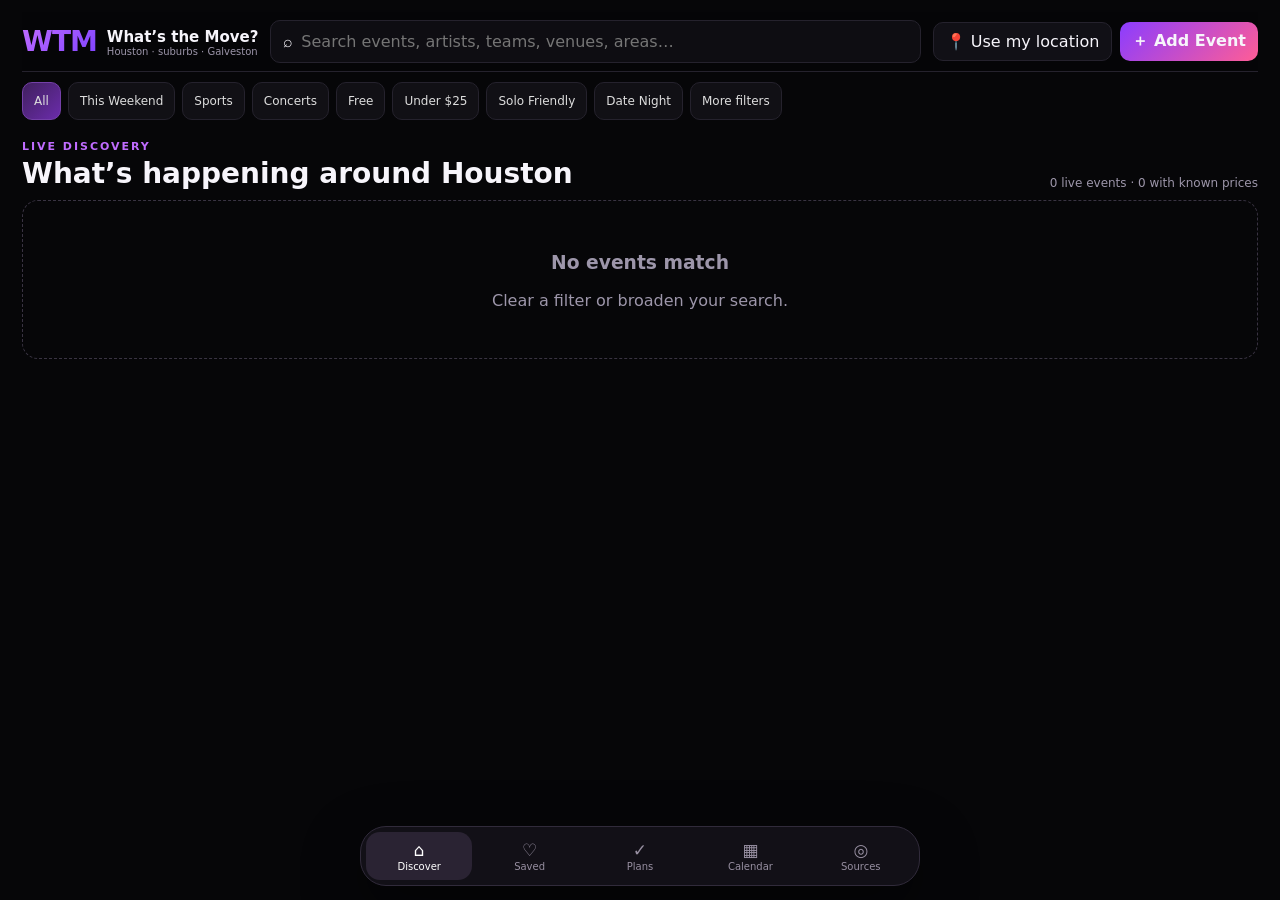
<file: wtm/index.html>
<!doctype html>
<html lang="en">
<head>
  <meta charset="utf-8" />
  <meta name="viewport" content="width=device-width,initial-scale=1,viewport-fit=cover" />
  <meta name="theme-color" content="#060608" />
  <meta name="apple-mobile-web-app-capable" content="yes" />
  <meta name="apple-mobile-web-app-status-bar-style" content="black-translucent" />
  <meta name="apple-mobile-web-app-title" content="WTM" />
  <meta http-equiv="Cache-Control" content="no-store, max-age=0" />
  <title>WTM | What’s the Move?</title>
  <link rel="manifest" href="./manifest.webmanifest?v=16" />
  <link rel="stylesheet" href="./app-v12.css?v=16" />
  <link rel="stylesheet" href="./v14-overlay.css?v=16" />
  <link rel="stylesheet" href="./v15-overlay.css?v=16" />
  <link rel="stylesheet" href="./v16-overlay.css?v=16" />
</head>
<body>
  <div id="app"></div>
  <script src="./app-v12.js?v=16"></script>
  <script src="./v14-overlay.js?v=16"></script>
  <script src="./v15-overlay.js?v=16"></script>
  <script src="./v16-overlay.js?v=16"></script>
</body>
</html>
</file>
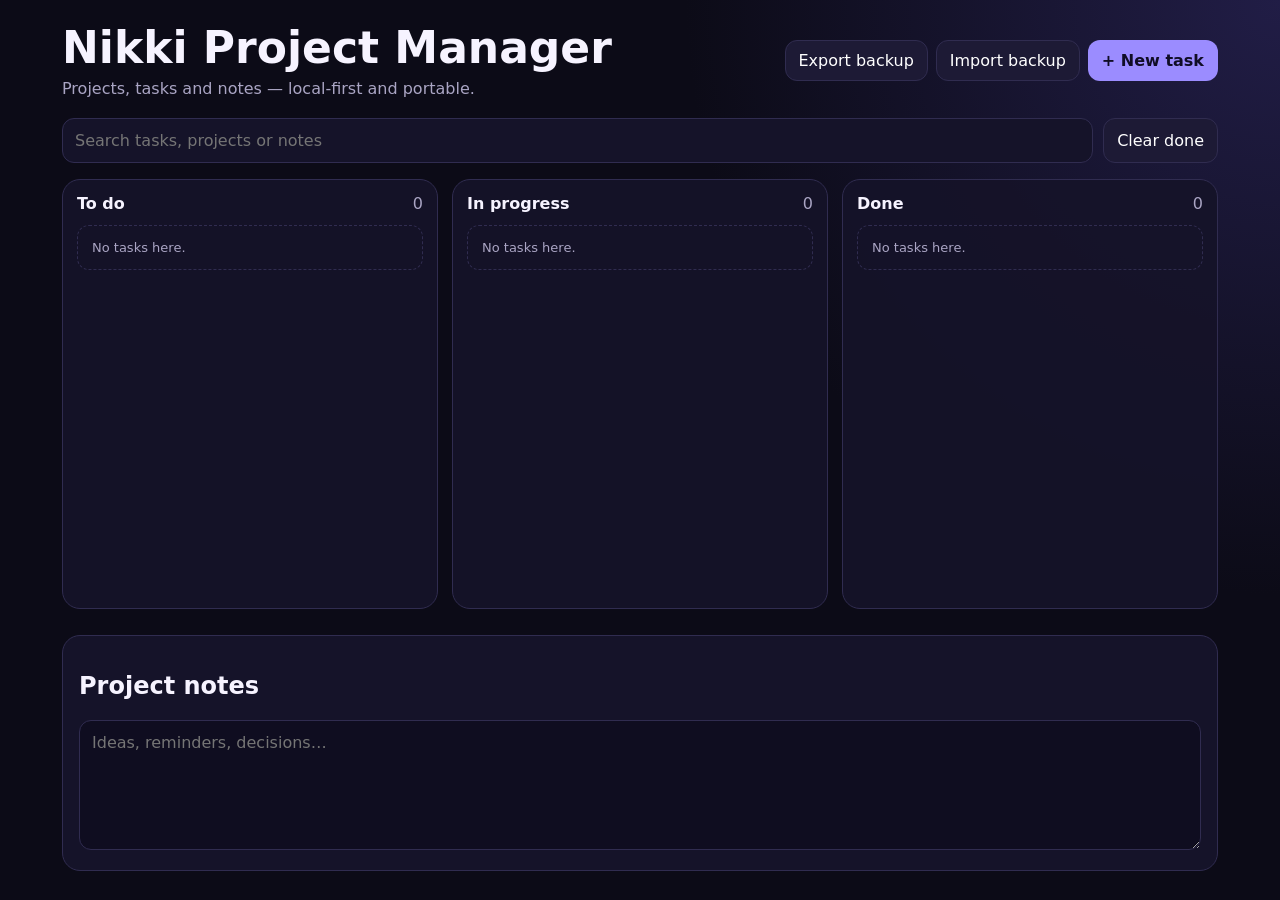
<file: recovered/nikki-project-manager-cloudflare/index.html>
<!doctype html>
<html lang="en">
<head>
<meta charset="utf-8">
<meta name="viewport" content="width=device-width,initial-scale=1,viewport-fit=cover">
<meta name="theme-color" content="#111027">
<title>Nikki Project Manager</title>
<link rel="manifest" href="manifest.json">
<style>
:root{font-family:Inter,system-ui,sans-serif;color:#f6f3ff;background:#0c0b17;--panel:#151329;--panel2:#1d1a35;--line:#302c50;--muted:#aaa5c4;--accent:#9b8cff}*{box-sizing:border-box}body{margin:0;background:radial-gradient(circle at top right,#211d46 0,transparent 38%),#0c0b17;min-height:100vh}button,input,textarea,select{font:inherit}.shell{max-width:1200px;margin:auto;padding:22px}.top{display:flex;gap:14px;align-items:center;justify-content:space-between;flex-wrap:wrap;margin-bottom:20px}.title h1{margin:0;font-size:clamp(28px,6vw,44px)}.title p{margin:6px 0 0;color:var(--muted)}.actions{display:flex;gap:8px;flex-wrap:wrap}button,.file-label{border:1px solid var(--line);background:var(--panel2);color:#fff;border-radius:12px;padding:10px 13px;cursor:pointer}.primary{background:var(--accent);color:#100d26;border-color:transparent;font-weight:700}.toolbar{display:grid;grid-template-columns:minmax(180px,1fr) auto;gap:10px;margin-bottom:16px}.toolbar input{width:100%;border:1px solid var(--line);background:var(--panel);color:#fff;border-radius:12px;padding:12px}.board{display:grid;grid-template-columns:repeat(3,minmax(250px,1fr));gap:14px;overflow:auto;padding-bottom:8px}.col{background:rgba(21,19,41,.92);border:1px solid var(--line);border-radius:18px;padding:14px;min-height:430px}.col h2{margin:0 0 12px;font-size:16px;display:flex;justify-content:space-between}.count{color:var(--muted);font-weight:500}.cards{display:grid;gap:10px}.card{background:var(--panel2);border:1px solid var(--line);border-radius:14px;padding:13px}.card h3{margin:0 0 6px;font-size:15px}.card p{margin:0 0 10px;color:var(--muted);font-size:13px;white-space:pre-wrap}.meta{display:flex;justify-content:space-between;gap:8px;align-items:center;color:var(--muted);font-size:12px}.move{display:flex;gap:5px}.move button{padding:6px 8px;border-radius:8px;font-size:11px}.empty{color:var(--muted);font-size:13px;padding:14px;border:1px dashed var(--line);border-radius:12px}.notes{margin-top:18px;background:var(--panel);border:1px solid var(--line);border-radius:18px;padding:16px}.notes textarea{width:100%;min-height:130px;border:1px solid var(--line);background:#0f0d20;color:#fff;border-radius:12px;padding:12px;resize:vertical}.modal{position:fixed;inset:0;background:#05040ac7;display:none;place-items:center;padding:18px}.modal.open{display:grid}.dialog{width:min(520px,100%);background:var(--panel);border:1px solid var(--line);border-radius:18px;padding:18px}.dialog h2{margin-top:0}.fields{display:grid;gap:10px}.fields input,.fields textarea,.fields select{width:100%;border:1px solid var(--line);background:#0f0d20;color:#fff;border-radius:10px;padding:10px}.dialog-actions{display:flex;justify-content:flex-end;gap:8px;margin-top:14px}@media(max-width:760px){.shell{padding:16px}.board{grid-template-columns:86vw 86vw 86vw}.toolbar{grid-template-columns:1fr}.actions{width:100%}.actions>*{flex:1;text-align:center}}
</style>
</head>
<body>
<main class="shell">
<header class="top"><div class="title"><h1>Nikki Project Manager</h1><p>Projects, tasks and notes — local-first and portable.</p></div><div class="actions"><button id="exportBtn">Export backup</button><label class="file-label">Import backup<input id="importInput" type="file" accept="application/json" hidden></label><button class="primary" id="newTaskBtn">+ New task</button></div></header>
<div class="toolbar"><input id="search" type="search" placeholder="Search tasks, projects or notes"><button id="clearDone">Clear done</button></div>
<section class="board" id="board"></section>
<section class="notes"><h2>Project notes</h2><textarea id="notes" placeholder="Ideas, reminders, decisions…"></textarea></section>
</main>
<div class="modal" id="modal"><form class="dialog" id="taskForm"><h2>Task</h2><div class="fields"><input id="taskTitle" required maxlength="120" placeholder="Task title"><input id="taskProject" maxlength="80" placeholder="Project"><textarea id="taskDetail" maxlength="1000" placeholder="Details"></textarea><select id="taskStatus"><option value="todo">To do</option><option value="doing">In progress</option><option value="done">Done</option></select></div><div class="dialog-actions"><button type="button" id="cancelBtn">Cancel</button><button class="primary" type="submit">Save task</button></div></form></div>
<script src="app.js"></script>
</body></html>
</file>
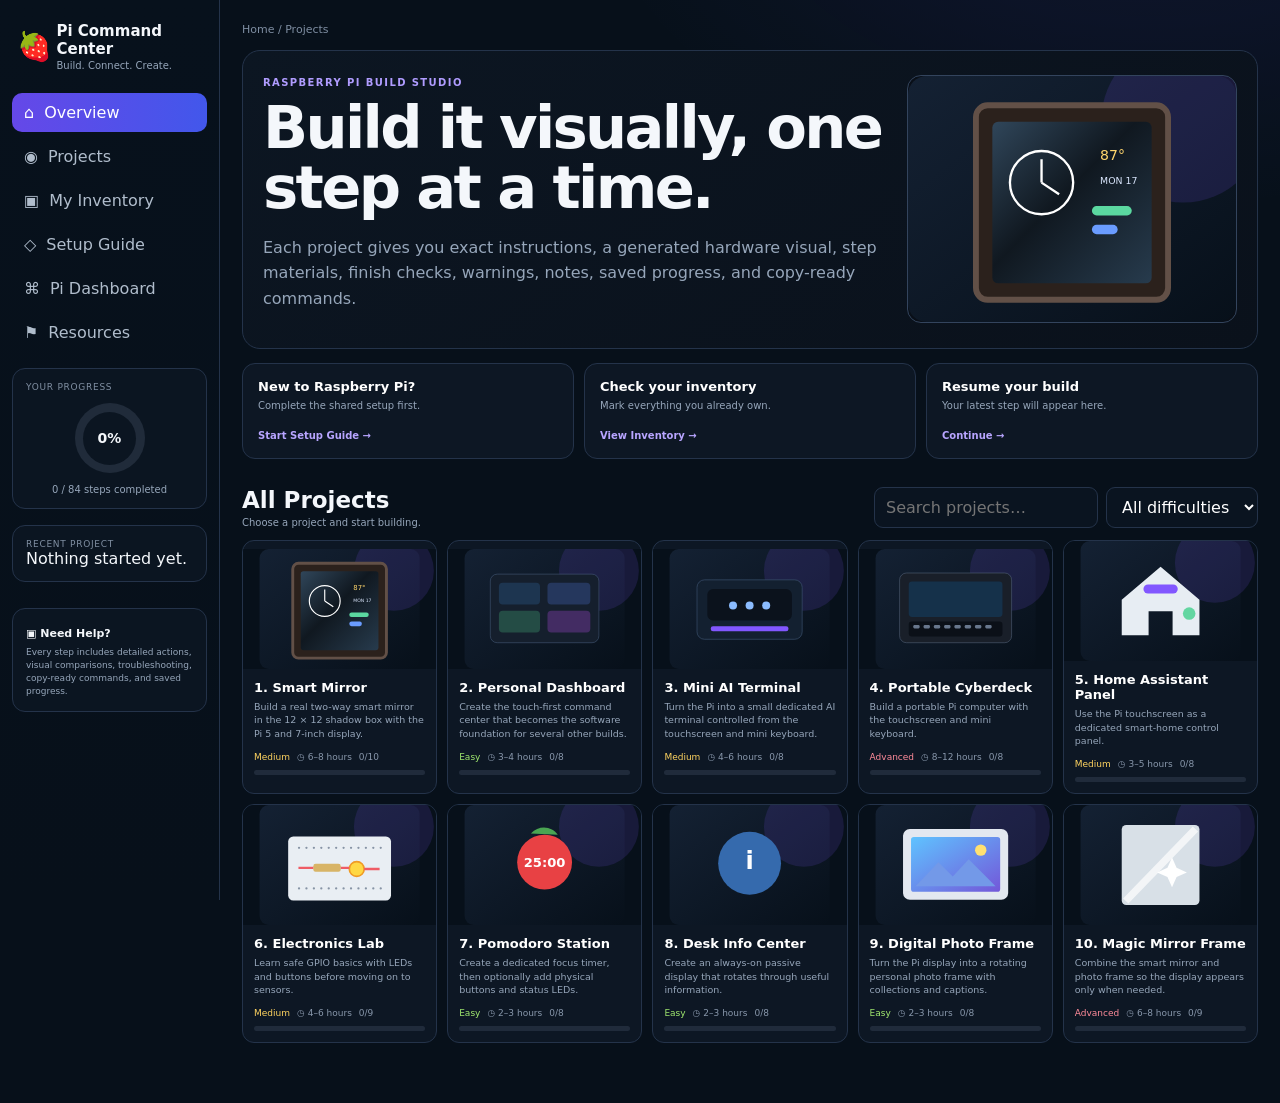
<file: pi-command-center.html>
<!DOCTYPE html>
<html lang="en">
<head>
<meta charset="UTF-8">
<meta name="viewport" content="width=device-width,initial-scale=1,viewport-fit=cover">
<meta name="theme-color" content="#07101a">
<meta name="apple-mobile-web-app-capable" content="yes">
<meta name="apple-mobile-web-app-status-bar-style" content="black-translucent">
<meta name="apple-mobile-web-app-title" content="Pi Command">
<title>Pi Command Center</title>
<link rel="manifest" href="/pi-command-center.webmanifest">
<link rel="icon" href="/pi-pwa-icon.svg" type="image/svg+xml">
<link rel="apple-touch-icon" href="/pi-pwa-icon.svg">
<link rel="stylesheet" href="/pi-command-center.css">
<link rel="stylesheet" href="/pi-command-center-enhancements.css">
<link rel="stylesheet" href="/pi-responsive-pwa.css">
<link rel="stylesheet" href="/pi-native-setup.css">
<link rel="stylesheet" href="/pi-project-visual-pass.css">
</head>
<body>
<div class="app-shell">
  <aside class="sidebar">
    <div class="logo"><span>🍓</span><div><strong>Pi Command Center</strong><small>Build. Connect. Create.</small></div></div>
    <nav>
      <button class="side-link active" data-view="home">⌂ <span>Overview</span></button>
      <button class="side-link" data-view="projects">◉ <span>Projects</span></button>
      <button class="side-link" data-view="inventory">▣ <span>My Inventory</span></button>
      <a class="setup-nav-link" href="#setup">◇ <span>Setup Guide</span></a>
      <button class="side-link" data-view="dashboard">⌘ <span>Pi Dashboard</span></button>
      <button class="side-link" data-view="resources">⚑ <span>Resources</span></button>
    </nav>
    <div class="side-card progress-card"><small>YOUR PROGRESS</small><div class="ring" id="overallRing"><span id="overallPct">0%</span></div><div id="overallText">0 steps completed</div></div>
    <div class="side-card recent-card"><small>RECENT PROJECT</small><div id="recentProject">Nothing started yet.</div></div>
    <div class="side-card help-card"><strong>▣ Need Help?</strong><span>Every step includes detailed actions, visual comparisons, troubleshooting, copy-ready commands, and saved progress.</span></div>
  </aside>
  <main class="main">
    <header class="mobile-header"><div><span>🍓</span><strong>Pi Command Center</strong></div><a class="outline-btn" href="/" target="_top">Nikki's Toolbox</a></header>
    <section id="homeView" class="view active"></section>
    <section id="projectView" class="view"></section>
    <section id="simpleView" class="view"></section>
  </main>
</div>
<div class="toast" id="toast">Copied</div>
<script src="/pi-command-center-data.js"></script>
<script src="/pi-project-deep-dive.js"></script>
<script src="/pi-command-center-app.js"></script>
<script src="/pi-project-deep-commands.js"></script>
<script src="/pi-native-setup.js"></script>
<script src="/pi-project-visual-pass.js"></script>
<script>
if(location.hash==='#setup'){setTimeout(()=>window.PI_NATIVE_SETUP?.open(),50)}
if('serviceWorker' in navigator){window.addEventListener('load',()=>navigator.serviceWorker.register('/pi-sw.js').catch(()=>{}));}
</script>
</body>
</html>
</file>
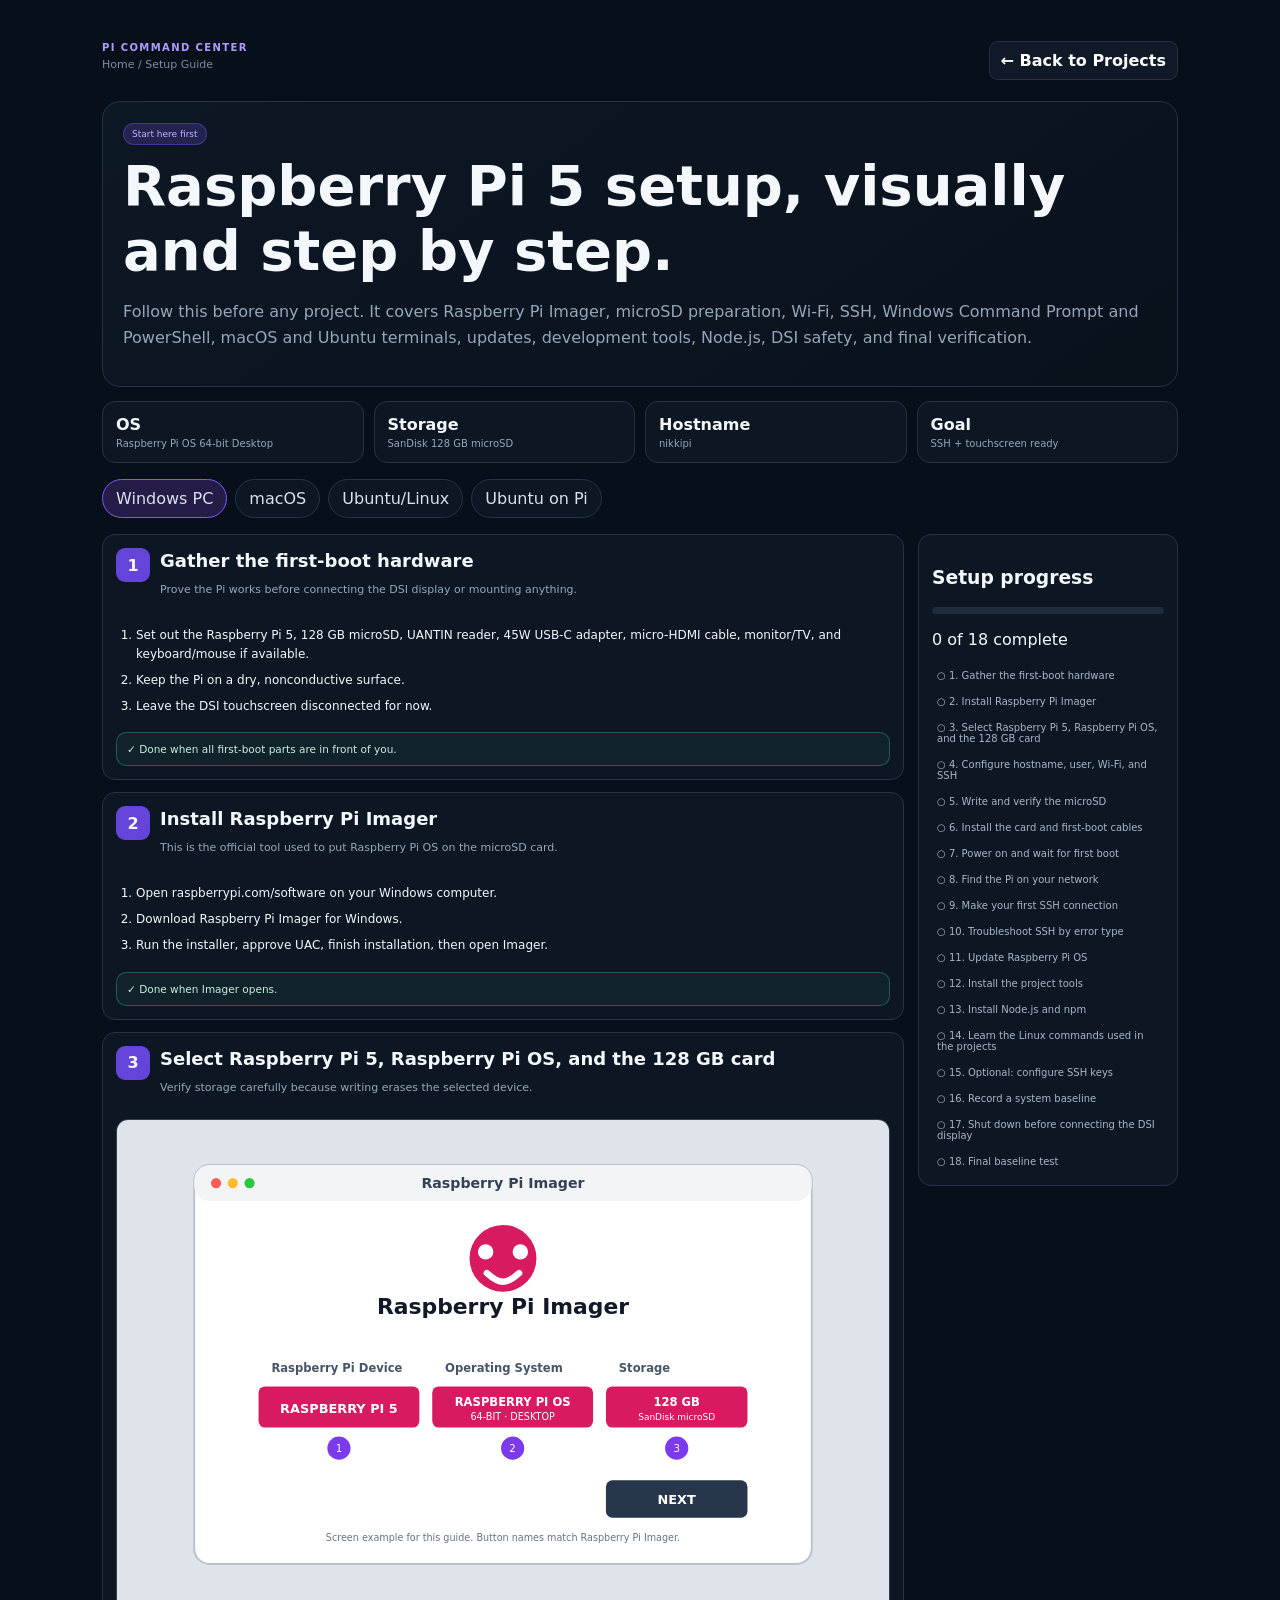
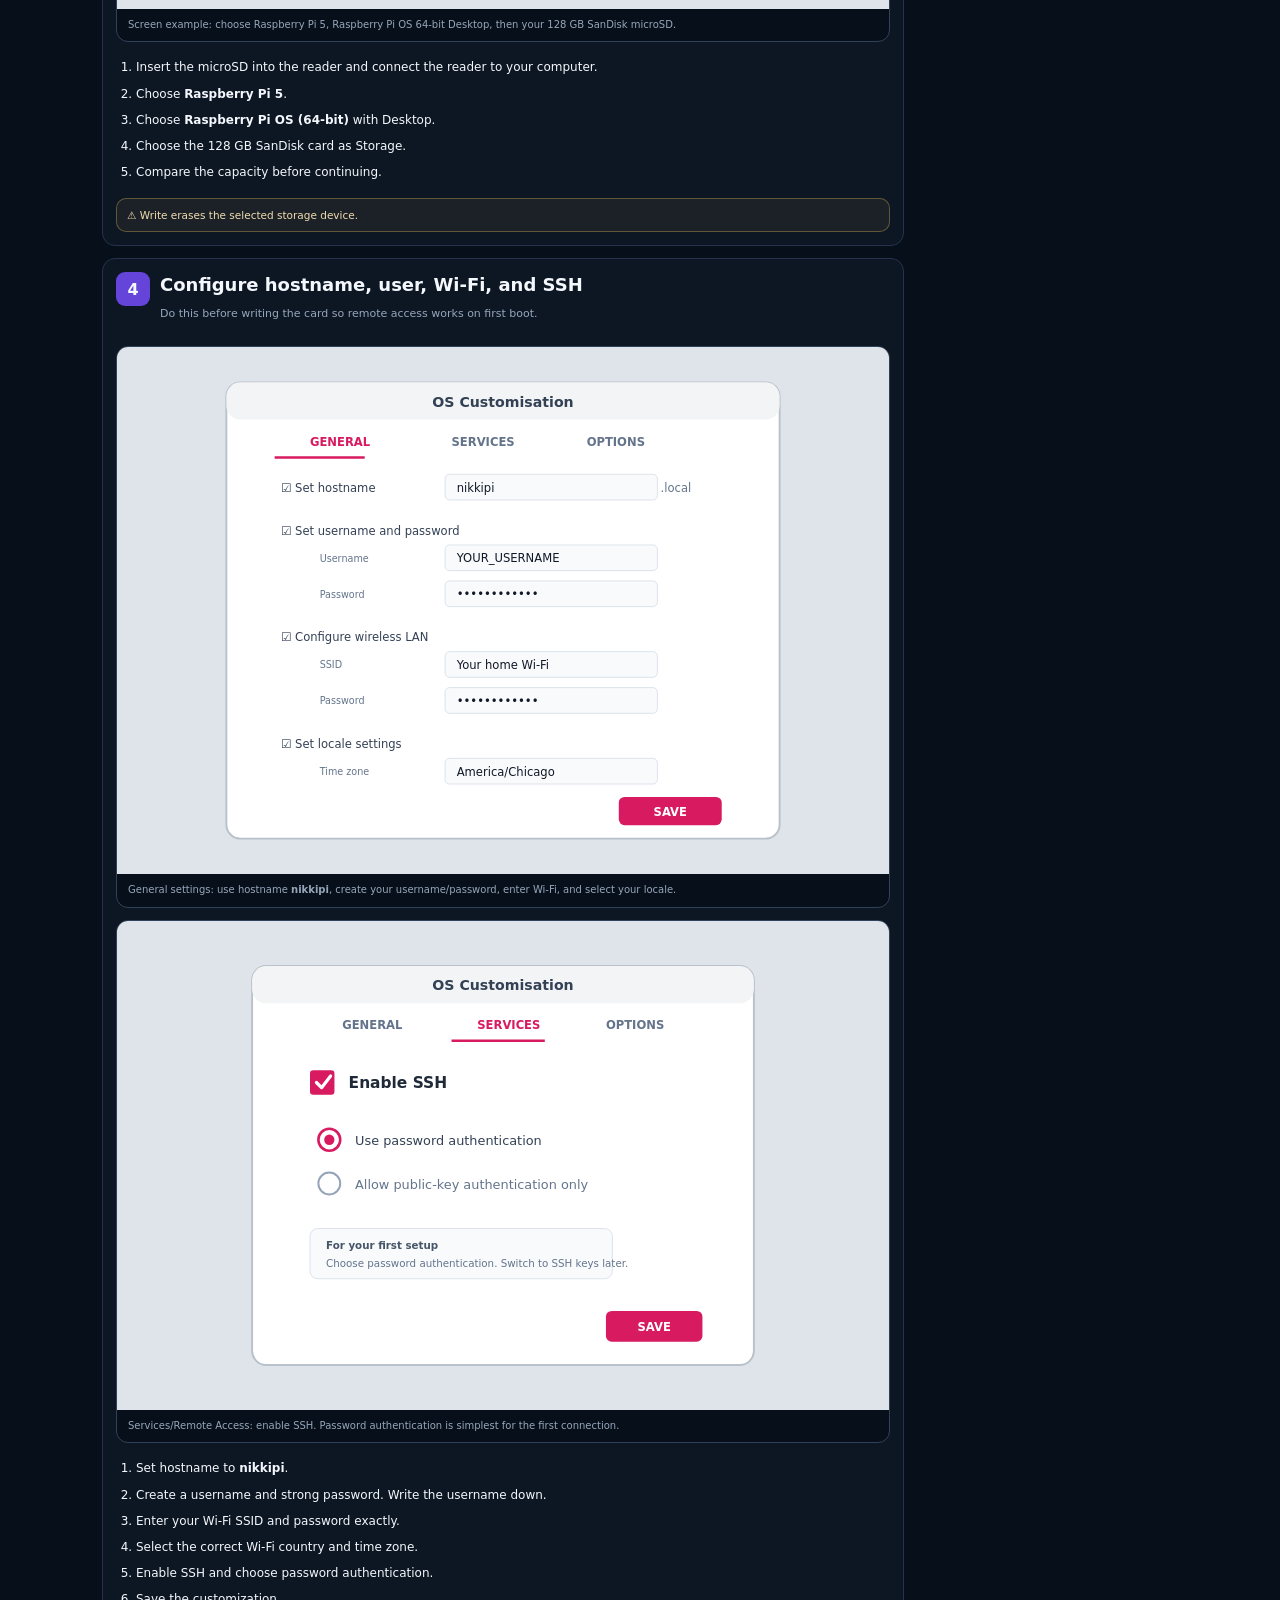
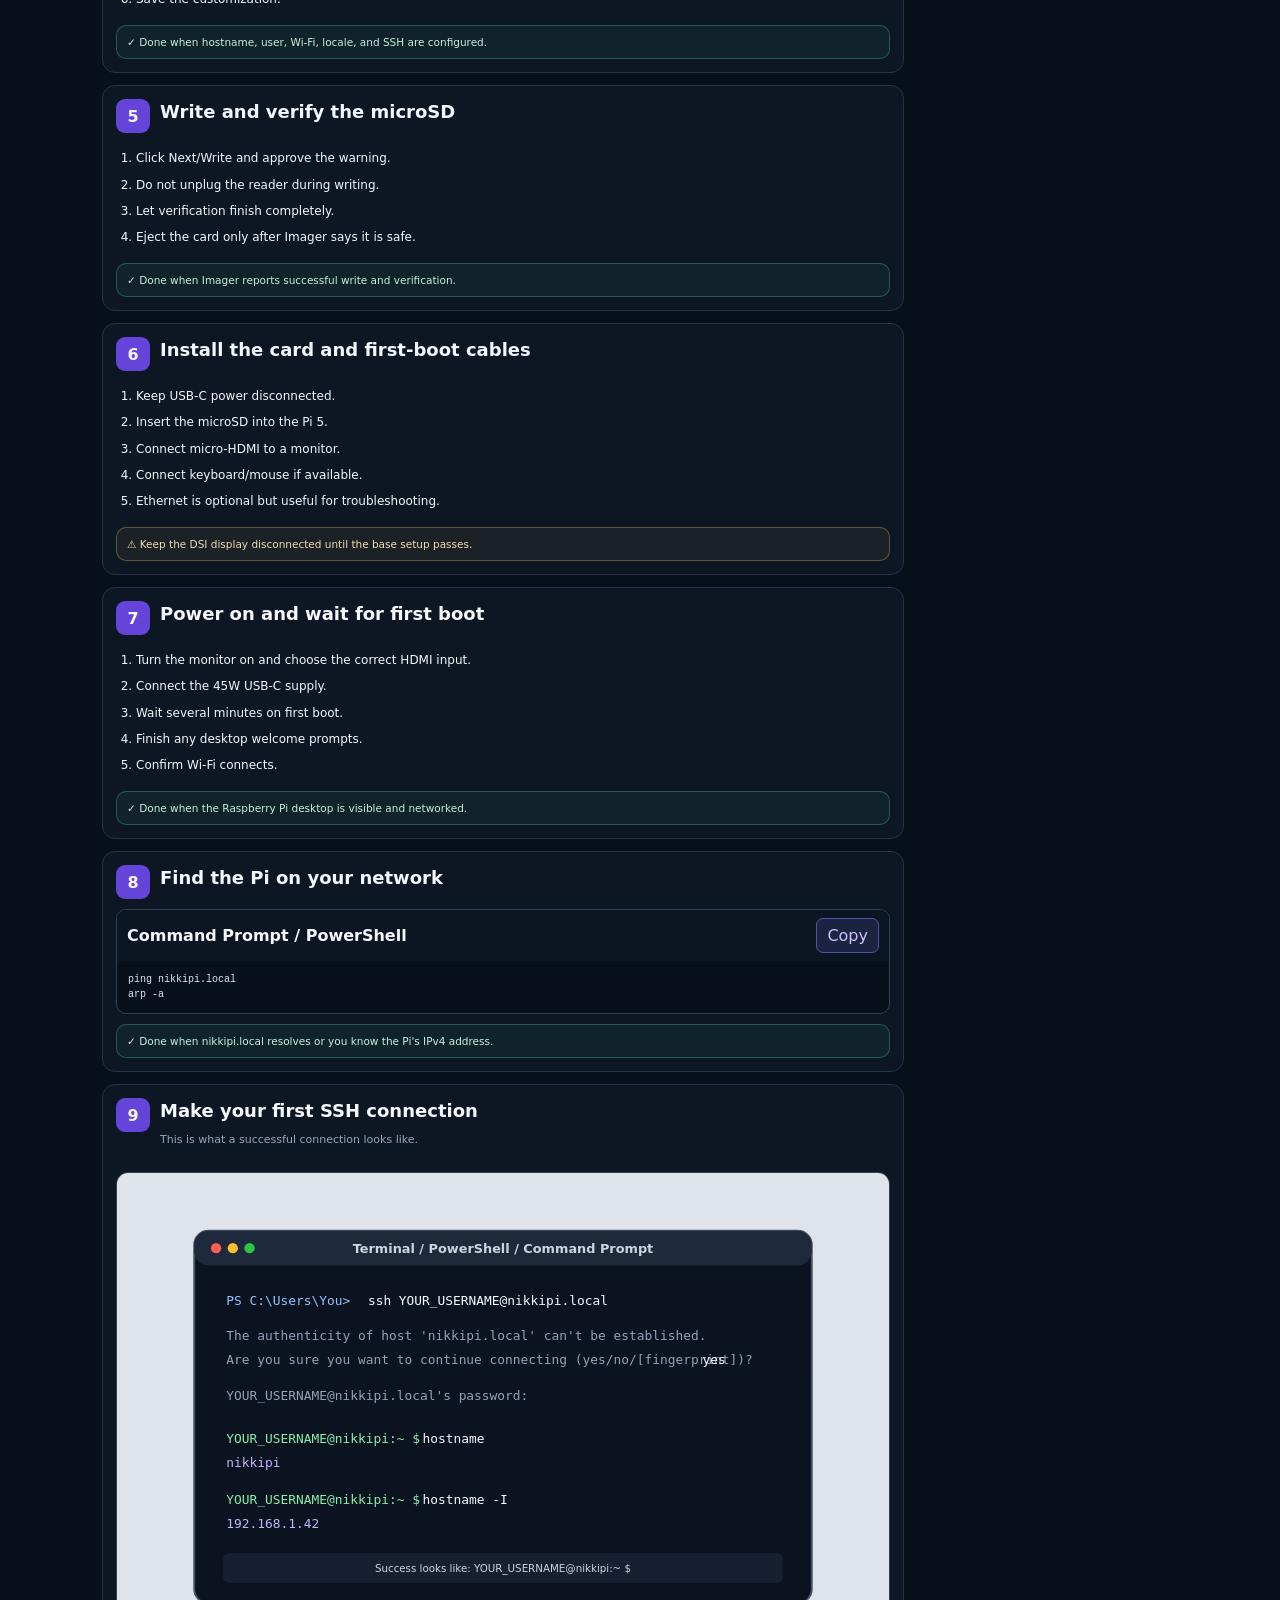
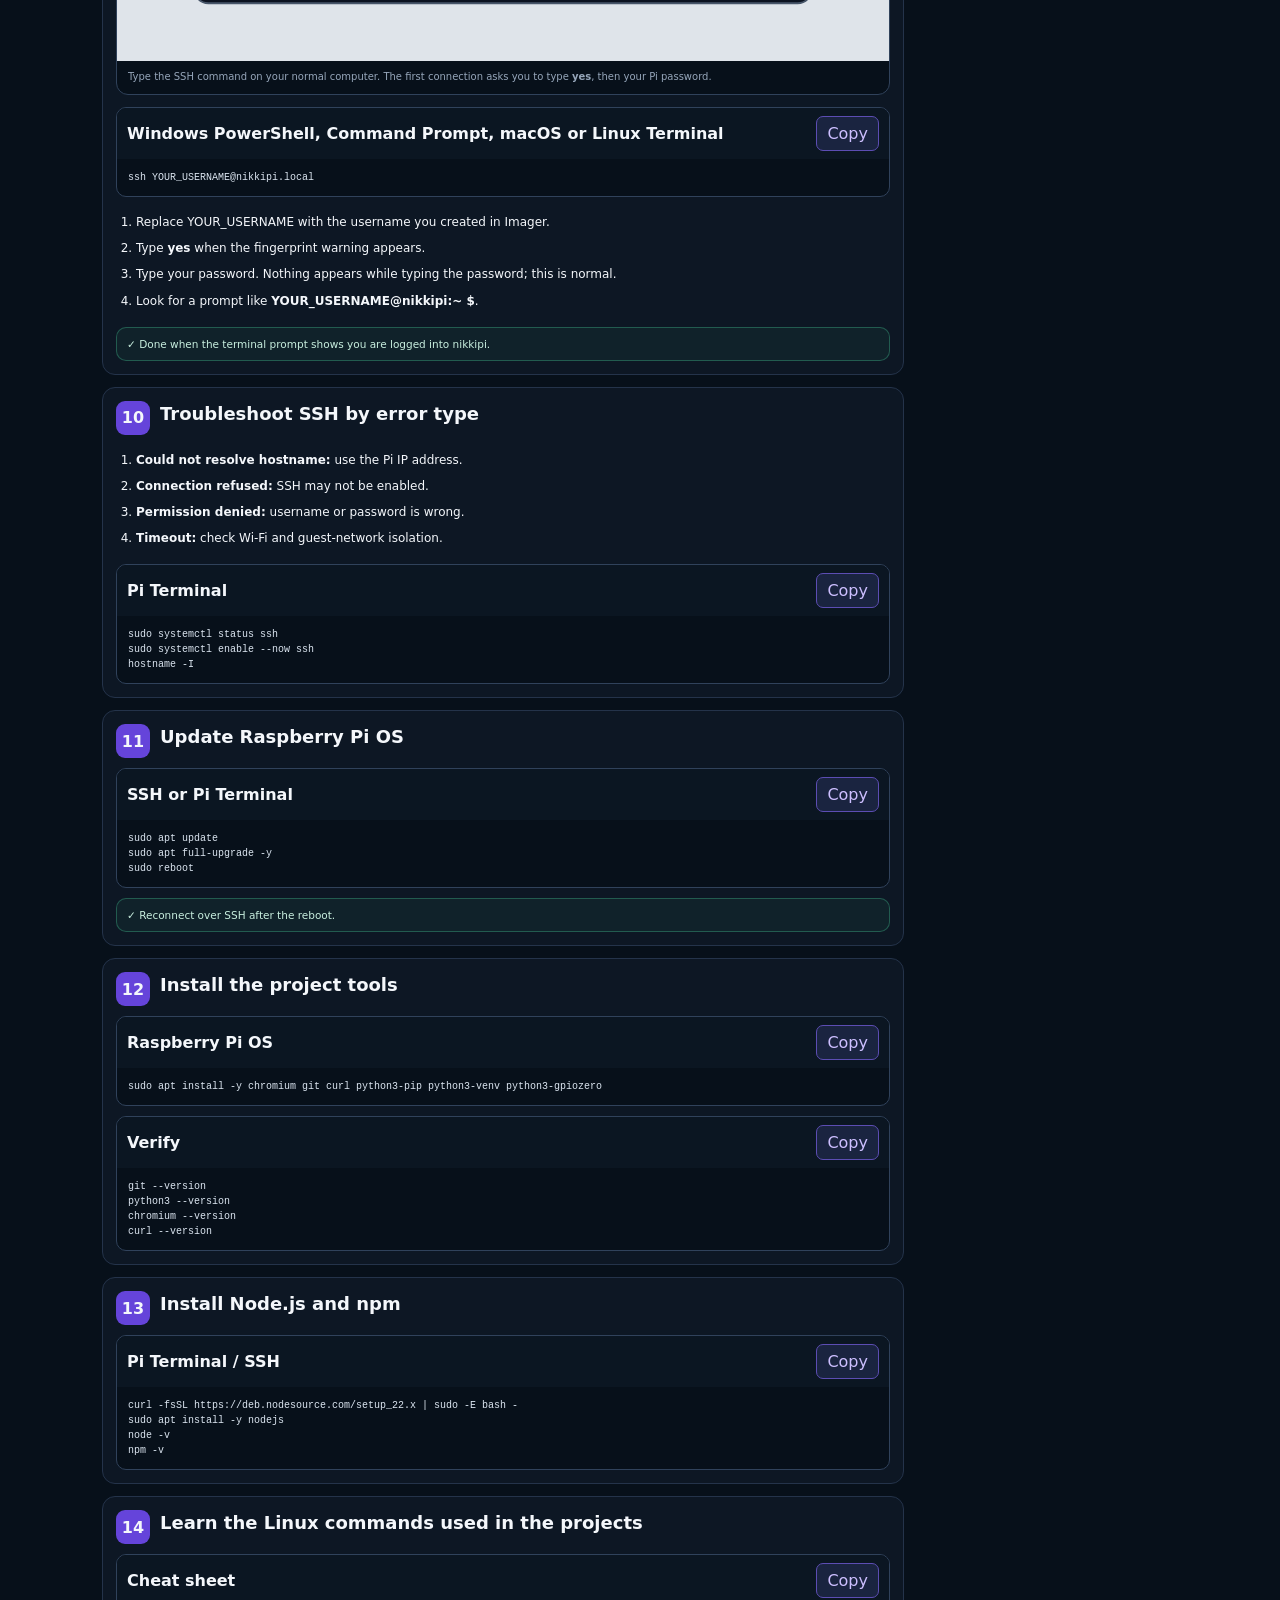
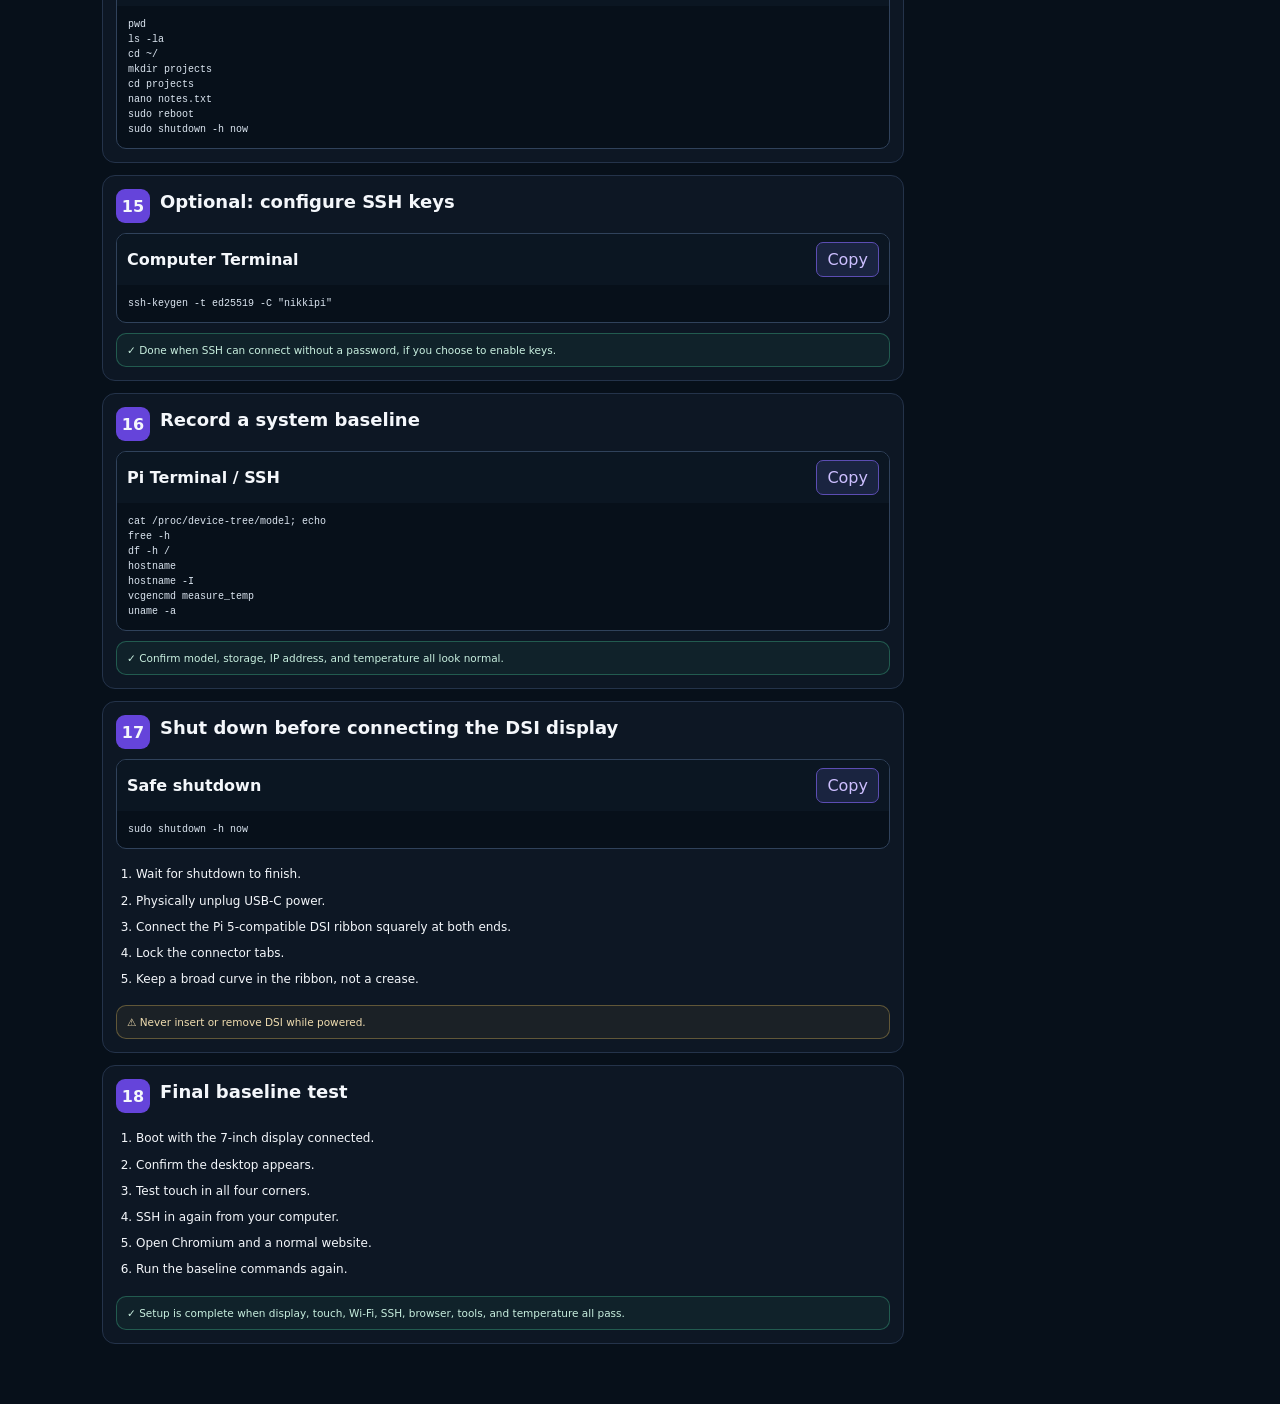
<file: pi-setup-guide-pwa.html>
<!DOCTYPE html><html lang="en"><head><meta charset="UTF-8"><meta name="viewport" content="width=device-width,initial-scale=1,viewport-fit=cover"><meta name="theme-color" content="#07101a"><meta name="apple-mobile-web-app-capable" content="yes"><title>Pi Command Center · Setup Guide</title><link rel="manifest" href="/pi-command-center.webmanifest"><link rel="icon" href="/pi-pwa-icon.svg"><link rel="stylesheet" href="/pi-command-center.css"><link rel="stylesheet" href="/pi-responsive-pwa.css"><style>.setup-shell{max-width:1120px;margin:auto}.setup-top{display:flex;justify-content:space-between;gap:12px;align-items:center;margin:16px 0}.setup-top a{text-decoration:none}.setup-hero{border:1px solid var(--line);background:linear-gradient(145deg,#0d1825,#09111b);border-radius:18px;padding:20px}.setup-hero h1{font-size:clamp(2rem,7vw,3.5rem);margin:8px 0 10px}.setup-hero p{color:var(--muted);line-height:1.6}.setup-summary{display:grid;grid-template-columns:repeat(4,minmax(0,1fr));gap:10px;margin:14px 0}.setup-summary div,.setup-card,.progressbox{border:1px solid var(--line);background:#0d1724;border-radius:13px;padding:13px}.setup-summary strong{display:block}.setup-summary span{display:block;color:var(--muted);font-size:10px;margin-top:4px}.os-tabs{display:flex;gap:8px;flex-wrap:wrap;margin:16px 0}.os-tab{border:1px solid var(--line);background:#0d1724;color:#d8e1ec;border-radius:999px;padding:9px 13px}.os-tab.active{border-color:#8257ff;background:#251c48}.setup-layout{display:grid;grid-template-columns:minmax(0,1fr) 260px;gap:14px}.setup-main{display:grid;gap:12px}.setup-step-head{display:flex;gap:10px}.setup-num{width:34px;height:34px;border-radius:9px;background:#6544da;display:grid;place-items:center;font-weight:800;flex:none}.setup-card h2{font-size:18px;margin:2px 0 4px}.summary{color:var(--muted);font-size:11px;line-height:1.5}.detail-list{padding-left:20px}.detail-list li{font-size:12px;line-height:1.6;margin:7px 0}.checkline,.warnline{border-radius:10px;padding:10px;font-size:10.5px;margin-top:10px}.checkline{border:1px solid rgba(73,211,155,.32);background:rgba(73,211,155,.06);color:#c8efdf}.warnline{border:1px solid rgba(244,201,95,.32);background:rgba(244,201,95,.06);color:#f0ddb0}.platform-only{display:none}.platform-only.active{display:block}.cmd{border:1px solid #30425b;background:#07101a;border-radius:10px;overflow:hidden;margin-top:10px}.cmd-head{display:flex;justify-content:space-between;gap:8px;align-items:center;background:#0b1622;padding:8px 10px}.copy{border:1px solid #5c4db3;background:#1a2440;color:#cdbfff;border-radius:7px;padding:7px 10px}.cmd pre{margin:0;padding:11px;overflow:auto;font:10px/1.5 ui-monospace,Menlo,Consolas,monospace;color:#dce6f1}.progressbox{position:sticky;top:12px;height:max-content}.stepchecks{display:grid;gap:5px;margin-top:10px}.stepcheck{border:0;background:transparent;color:#a9b6c7;text-align:left;font-size:10px;padding:5px}.stepcheck.done{color:#80e1b7}.bar{height:7px;border-radius:99px;background:#202b3b;overflow:hidden}.bar i{display:block;height:100%;background:linear-gradient(90deg,#8257ff,#4d8fff)}@media(max-width:820px){.setup-layout{grid-template-columns:1fr}.progressbox{position:static}.setup-summary{grid-template-columns:1fr 1fr}}@media(max-width:560px){.setup-summary{grid-template-columns:1fr}.setup-top{align-items:stretch;flex-direction:column}.setup-top a{text-align:center}.setup-card{padding:12px}.os-tab{flex:1 1 calc(50% - 8px)}}</style></head><body><main class="main setup-shell"><div class="setup-top"><div><span class="eyebrow">Pi Command Center</span><div class="breadcrumb">Home / Setup Guide</div></div><a class="outline-btn" href="/pi-command-center.html">← Back to Projects</a></div><section class="setup-hero"><span class="featured">Start here first</span><h1>Raspberry Pi 5 setup, visually and step by step.</h1><p>Follow this before any project. It covers Raspberry Pi Imager, microSD preparation, Wi-Fi, SSH, Windows Command Prompt and PowerShell, macOS and Ubuntu terminals, updates, development tools, Node.js, DSI safety, and final verification.</p></section><div class="setup-summary"><div><strong>OS</strong><span>Raspberry Pi OS 64-bit Desktop</span></div><div><strong>Storage</strong><span>SanDisk 128 GB microSD</span></div><div><strong>Hostname</strong><span>nikkipi</span></div><div><strong>Goal</strong><span>SSH + touchscreen ready</span></div></div><div class="os-tabs"><button class="os-tab active" data-os="windows">Windows PC</button><button class="os-tab" data-os="mac">macOS</button><button class="os-tab" data-os="linux">Ubuntu/Linux</button><button class="os-tab" data-os="ubuntu-pi">Ubuntu on Pi</button></div><div class="setup-layout"><section class="setup-main" id="steps">
<article class="setup-card" data-step="0"><div class="setup-step-head"><div class="setup-num">1</div><div><h2>Gather the first-boot hardware</h2><p class="summary">Prove the Pi works before connecting the DSI display or mounting anything.</p></div></div><ol class="detail-list"><li>Set out the Raspberry Pi 5, 128 GB microSD, UANTIN reader, 45W USB-C adapter, micro-HDMI cable, monitor/TV, and keyboard/mouse if available.</li><li>Keep the Pi on a dry, nonconductive surface.</li><li>Leave the DSI touchscreen disconnected for now.</li></ol><div class="checkline">✓ Done when all first-boot parts are in front of you.</div></article>
<article class="setup-card" data-step="1"><div class="setup-step-head"><div class="setup-num">2</div><div><h2>Install Raspberry Pi Imager</h2><p class="summary">This is the official tool used to put Raspberry Pi OS on the microSD card.</p></div></div><div class="platform-only windows active"><ol class="detail-list"><li>Open raspberrypi.com/software on your Windows computer.</li><li>Download Raspberry Pi Imager for Windows.</li><li>Run the installer, approve UAC, finish installation, then open Imager.</li></ol></div><div class="platform-only mac"><ol class="detail-list"><li>Download Raspberry Pi Imager for macOS.</li><li>Open the installer/DMG and install the app.</li></ol></div><div class="platform-only linux"><div class="cmd"><div class="cmd-head"><strong>Ubuntu Terminal</strong><button class="copy" data-copy="cmd-imager">Copy</button></div><pre id="cmd-imager">sudo apt update
sudo apt install -y rpi-imager
rpi-imager</pre></div></div><div class="platform-only ubuntu-pi"><p class="summary">Use another computer to flash the Pi. If you specifically want Ubuntu on the Pi, choose Ubuntu Desktop 64-bit in Imager.</p></div><div class="checkline">✓ Done when Imager opens.</div></article>
<article class="setup-card" data-step="2"><div class="setup-step-head"><div class="setup-num">3</div><div><h2>Select Raspberry Pi 5, Raspberry Pi OS, and the 128 GB card</h2><p class="summary">Verify storage carefully because writing erases the selected device.</p></div></div><figure class="setup-shot"><img src="/pi-shot-imager-main.svg" alt="Illustrated Raspberry Pi Imager device OS and storage selection screen"><figcaption>Screen example: choose Raspberry Pi 5, Raspberry Pi OS 64-bit Desktop, then your 128 GB SanDisk microSD.</figcaption></figure><ol class="detail-list"><li>Insert the microSD into the reader and connect the reader to your computer.</li><li>Choose <strong>Raspberry Pi 5</strong>.</li><li>Choose <strong>Raspberry Pi OS (64-bit)</strong> with Desktop.</li><li>Choose the 128 GB SanDisk card as Storage.</li><li>Compare the capacity before continuing.</li></ol><div class="warnline">⚠ Write erases the selected storage device.</div></article>
<article class="setup-card" data-step="3"><div class="setup-step-head"><div class="setup-num">4</div><div><h2>Configure hostname, user, Wi-Fi, and SSH</h2><p class="summary">Do this before writing the card so remote access works on first boot.</p></div></div><figure class="setup-shot"><img src="/pi-shot-imager-customize.svg" alt="Illustrated Raspberry Pi Imager OS customisation General screen"><figcaption>General settings: use hostname <strong>nikkipi</strong>, create your username/password, enter Wi-Fi, and select your locale.</figcaption></figure><figure class="setup-shot"><img src="/pi-shot-ssh-enable.svg" alt="Illustrated Raspberry Pi Imager enable SSH services screen"><figcaption>Services/Remote Access: enable SSH. Password authentication is simplest for the first connection.</figcaption></figure><ol class="detail-list"><li>Set hostname to <strong>nikkipi</strong>.</li><li>Create a username and strong password. Write the username down.</li><li>Enter your Wi-Fi SSID and password exactly.</li><li>Select the correct Wi-Fi country and time zone.</li><li>Enable SSH and choose password authentication.</li><li>Save the customization.</li></ol><div class="checkline">✓ Done when hostname, user, Wi-Fi, locale, and SSH are configured.</div></article>
<article class="setup-card" data-step="4"><div class="setup-step-head"><div class="setup-num">5</div><div><h2>Write and verify the microSD</h2></div></div><ol class="detail-list"><li>Click Next/Write and approve the warning.</li><li>Do not unplug the reader during writing.</li><li>Let verification finish completely.</li><li>Eject the card only after Imager says it is safe.</li></ol><div class="checkline">✓ Done when Imager reports successful write and verification.</div></article>
<article class="setup-card" data-step="5"><div class="setup-step-head"><div class="setup-num">6</div><div><h2>Install the card and first-boot cables</h2></div></div><ol class="detail-list"><li>Keep USB-C power disconnected.</li><li>Insert the microSD into the Pi 5.</li><li>Connect micro-HDMI to a monitor.</li><li>Connect keyboard/mouse if available.</li><li>Ethernet is optional but useful for troubleshooting.</li></ol><div class="warnline">⚠ Keep the DSI display disconnected until the base setup passes.</div></article>
<article class="setup-card" data-step="6"><div class="setup-step-head"><div class="setup-num">7</div><div><h2>Power on and wait for first boot</h2></div></div><ol class="detail-list"><li>Turn the monitor on and choose the correct HDMI input.</li><li>Connect the 45W USB-C supply.</li><li>Wait several minutes on first boot.</li><li>Finish any desktop welcome prompts.</li><li>Confirm Wi-Fi connects.</li></ol><div class="checkline">✓ Done when the Raspberry Pi desktop is visible and networked.</div></article>
<article class="setup-card" data-step="7"><div class="setup-step-head"><div class="setup-num">8</div><div><h2>Find the Pi on your network</h2></div></div><div class="platform-only windows active"><div class="cmd"><div class="cmd-head"><strong>Command Prompt / PowerShell</strong><button class="copy" data-copy="ping-win">Copy</button></div><pre id="ping-win">ping nikkipi.local
arp -a</pre></div></div><div class="platform-only mac linux"><div class="cmd"><div class="cmd-head"><strong>Terminal</strong><button class="copy" data-copy="ping-unix">Copy</button></div><pre id="ping-unix">ping -c 4 nikkipi.local</pre></div></div><div class="platform-only ubuntu-pi"><div class="cmd"><div class="cmd-head"><strong>Pi Terminal</strong><button class="copy" data-copy="pi-ip">Copy</button></div><pre id="pi-ip">hostname
hostname -I</pre></div></div><div class="checkline">✓ Done when nikkipi.local resolves or you know the Pi's IPv4 address.</div></article>
<article class="setup-card" data-step="8"><div class="setup-step-head"><div class="setup-num">9</div><div><h2>Make your first SSH connection</h2><p class="summary">This is what a successful connection looks like.</p></div></div><figure class="setup-shot"><img src="/pi-shot-ssh-terminal.svg" alt="Illustrated terminal showing first SSH connection to nikkipi.local"><figcaption>Type the SSH command on your normal computer. The first connection asks you to type <strong>yes</strong>, then your Pi password.</figcaption></figure><div class="cmd"><div class="cmd-head"><strong>Windows PowerShell, Command Prompt, macOS or Linux Terminal</strong><button class="copy" data-copy="ssh-first">Copy</button></div><pre id="ssh-first">ssh YOUR_USERNAME@nikkipi.local</pre></div><ol class="detail-list"><li>Replace YOUR_USERNAME with the username you created in Imager.</li><li>Type <strong>yes</strong> when the fingerprint warning appears.</li><li>Type your password. Nothing appears while typing the password; this is normal.</li><li>Look for a prompt like <strong>YOUR_USERNAME@nikkipi:~ $</strong>.</li></ol><div class="checkline">✓ Done when the terminal prompt shows you are logged into nikkipi.</div></article>
<article class="setup-card" data-step="9"><div class="setup-step-head"><div class="setup-num">10</div><div><h2>Troubleshoot SSH by error type</h2></div></div><ol class="detail-list"><li><strong>Could not resolve hostname:</strong> use the Pi IP address.</li><li><strong>Connection refused:</strong> SSH may not be enabled.</li><li><strong>Permission denied:</strong> username or password is wrong.</li><li><strong>Timeout:</strong> check Wi-Fi and guest-network isolation.</li></ol><div class="cmd"><div class="cmd-head"><strong>Pi Terminal</strong><button class="copy" data-copy="ssh-fix">Copy</button></div><pre id="ssh-fix">sudo systemctl status ssh
sudo systemctl enable --now ssh
hostname -I</pre></div></article>
<article class="setup-card" data-step="10"><div class="setup-step-head"><div class="setup-num">11</div><div><h2>Update Raspberry Pi OS</h2></div></div><div class="cmd"><div class="cmd-head"><strong>SSH or Pi Terminal</strong><button class="copy" data-copy="update-pi">Copy</button></div><pre id="update-pi">sudo apt update
sudo apt full-upgrade -y
sudo reboot</pre></div><div class="checkline">✓ Reconnect over SSH after the reboot.</div></article>
<article class="setup-card" data-step="11"><div class="setup-step-head"><div class="setup-num">12</div><div><h2>Install the project tools</h2></div></div><div class="cmd"><div class="cmd-head"><strong>Raspberry Pi OS</strong><button class="copy" data-copy="tools-pi">Copy</button></div><pre id="tools-pi">sudo apt install -y chromium git curl python3-pip python3-venv python3-gpiozero</pre></div><div class="cmd"><div class="cmd-head"><strong>Verify</strong><button class="copy" data-copy="verify-pi">Copy</button></div><pre id="verify-pi">git --version
python3 --version
chromium --version
curl --version</pre></div></article>
<article class="setup-card" data-step="12"><div class="setup-step-head"><div class="setup-num">13</div><div><h2>Install Node.js and npm</h2></div></div><div class="cmd"><div class="cmd-head"><strong>Pi Terminal / SSH</strong><button class="copy" data-copy="node-pi">Copy</button></div><pre id="node-pi">curl -fsSL https://deb.nodesource.com/setup_22.x | sudo -E bash -
sudo apt install -y nodejs
node -v
npm -v</pre></div></article>
<article class="setup-card" data-step="13"><div class="setup-step-head"><div class="setup-num">14</div><div><h2>Learn the Linux commands used in the projects</h2></div></div><div class="cmd"><div class="cmd-head"><strong>Cheat sheet</strong><button class="copy" data-copy="linux-basic">Copy</button></div><pre id="linux-basic">pwd
ls -la
cd ~/
mkdir projects
cd projects
nano notes.txt
sudo reboot
sudo shutdown -h now</pre></div></article>
<article class="setup-card" data-step="14"><div class="setup-step-head"><div class="setup-num">15</div><div><h2>Optional: configure SSH keys</h2></div></div><div class="cmd"><div class="cmd-head"><strong>Computer Terminal</strong><button class="copy" data-copy="ssh-key">Copy</button></div><pre id="ssh-key">ssh-keygen -t ed25519 -C "nikkipi"</pre></div><div class="platform-only mac linux"><div class="cmd"><div class="cmd-head"><strong>Copy key</strong><button class="copy" data-copy="ssh-copy">Copy</button></div><pre id="ssh-copy">ssh-copy-id YOUR_USERNAME@nikkipi.local</pre></div></div><div class="checkline">✓ Done when SSH can connect without a password, if you choose to enable keys.</div></article>
<article class="setup-card" data-step="15"><div class="setup-step-head"><div class="setup-num">16</div><div><h2>Record a system baseline</h2></div></div><div class="cmd"><div class="cmd-head"><strong>Pi Terminal / SSH</strong><button class="copy" data-copy="baseline">Copy</button></div><pre id="baseline">cat /proc/device-tree/model; echo
free -h
df -h /
hostname
hostname -I
vcgencmd measure_temp
uname -a</pre></div><div class="checkline">✓ Confirm model, storage, IP address, and temperature all look normal.</div></article>
<article class="setup-card" data-step="16"><div class="setup-step-head"><div class="setup-num">17</div><div><h2>Shut down before connecting the DSI display</h2></div></div><div class="cmd"><div class="cmd-head"><strong>Safe shutdown</strong><button class="copy" data-copy="shutdown-pi">Copy</button></div><pre id="shutdown-pi">sudo shutdown -h now</pre></div><ol class="detail-list"><li>Wait for shutdown to finish.</li><li>Physically unplug USB-C power.</li><li>Connect the Pi 5-compatible DSI ribbon squarely at both ends.</li><li>Lock the connector tabs.</li><li>Keep a broad curve in the ribbon, not a crease.</li></ol><div class="warnline">⚠ Never insert or remove DSI while powered.</div></article>
<article class="setup-card" data-step="17"><div class="setup-step-head"><div class="setup-num">18</div><div><h2>Final baseline test</h2></div></div><ol class="detail-list"><li>Boot with the 7-inch display connected.</li><li>Confirm the desktop appears.</li><li>Test touch in all four corners.</li><li>SSH in again from your computer.</li><li>Open Chromium and a normal website.</li><li>Run the baseline commands again.</li></ol><div class="checkline">✓ Setup is complete when display, touch, Wi-Fi, SSH, browser, tools, and temperature all pass.</div></article>
</section><aside class="progressbox"><h3>Setup progress</h3><div class="bar"><i id="bar" style="width:0"></i></div><p class="mini-note" id="progressText">0 of 18 complete</p><div class="stepchecks" id="stepChecks"></div></aside></div></main><div class="toast" id="toast">Copied</div><script>(function(){const $$=s=>[...document.querySelectorAll(s)],$=s=>document.querySelector(s);let os=localStorage.getItem('pi-setup-os')||'windows';let done={};try{done=JSON.parse(localStorage.getItem('pi-setup-progress')||'{}')}catch{}function renderOS(){$$('.os-tab').forEach(b=>b.classList.toggle('active',b.dataset.os===os));$$('.platform-only').forEach(x=>x.classList.toggle('active',x.classList.contains(os)));localStorage.setItem('pi-setup-os',os)}function renderProgress(){const cards=$$('[data-step]'),n=cards.filter(c=>done[c.dataset.step]).length;$('#bar').style.width=Math.round(n/cards.length*100)+'%';$('#progressText').textContent=n+' of '+cards.length+' complete';$('#stepChecks').innerHTML=cards.map((c,i)=>'<button class="stepcheck '+(done[i]?'done':'')+'" data-check="'+i+'">'+(done[i]?'✓ ':'○ ')+(i+1)+'. '+c.querySelector('h2').textContent+'</button>').join('');$$('[data-check]').forEach(b=>b.onclick=()=>{done[b.dataset.check]=!done[b.dataset.check];localStorage.setItem('pi-setup-progress',JSON.stringify(done));renderProgress()})}$$('.os-tab').forEach(b=>b.onclick=()=>{os=b.dataset.os;renderOS()});$$('[data-copy]').forEach(b=>b.onclick=async()=>{const t=document.getElementById(b.dataset.copy).innerText;try{await navigator.clipboard.writeText(t)}catch{}b.textContent='✓ Copied';setTimeout(()=>b.textContent='Copy',1000)});renderOS();renderProgress();if('serviceWorker'in navigator)window.addEventListener('load',()=>navigator.serviceWorker.register('/pi-sw.js').catch(()=>{}));})();</script></body></html>
</file>
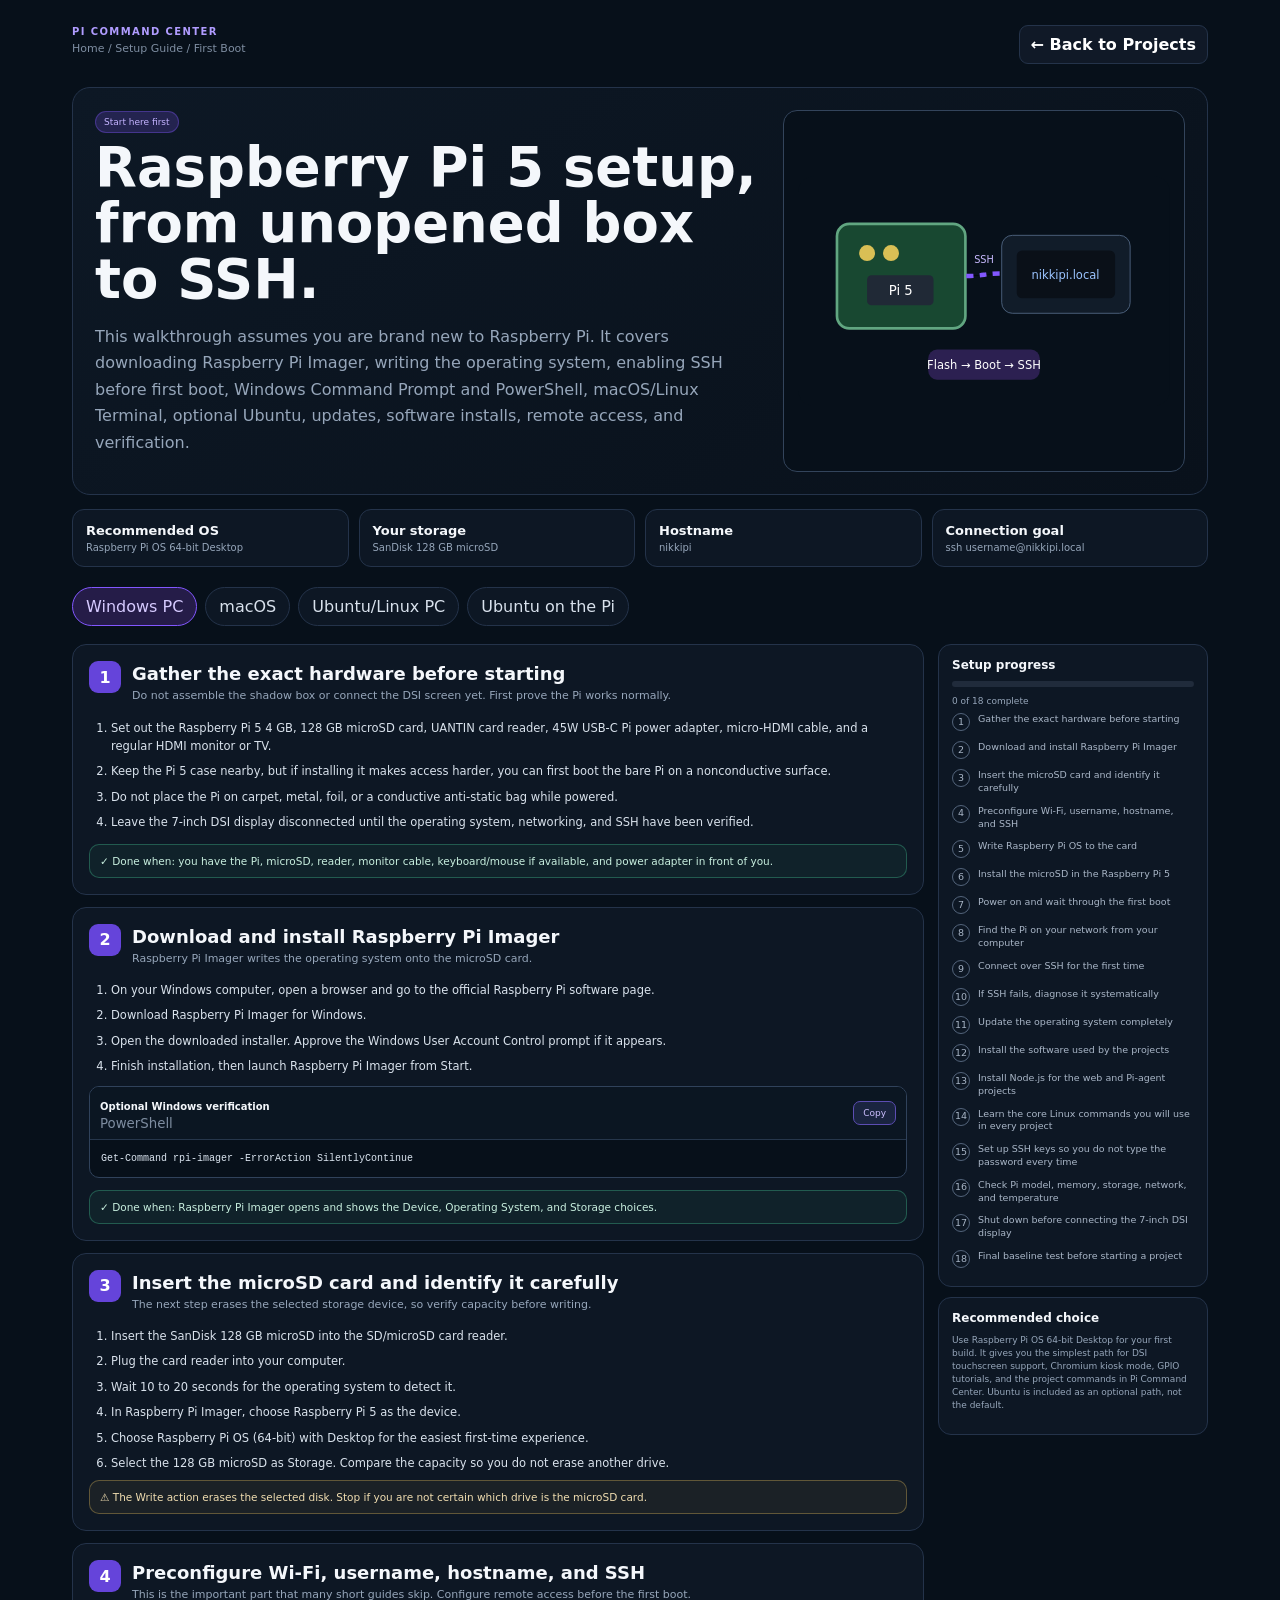
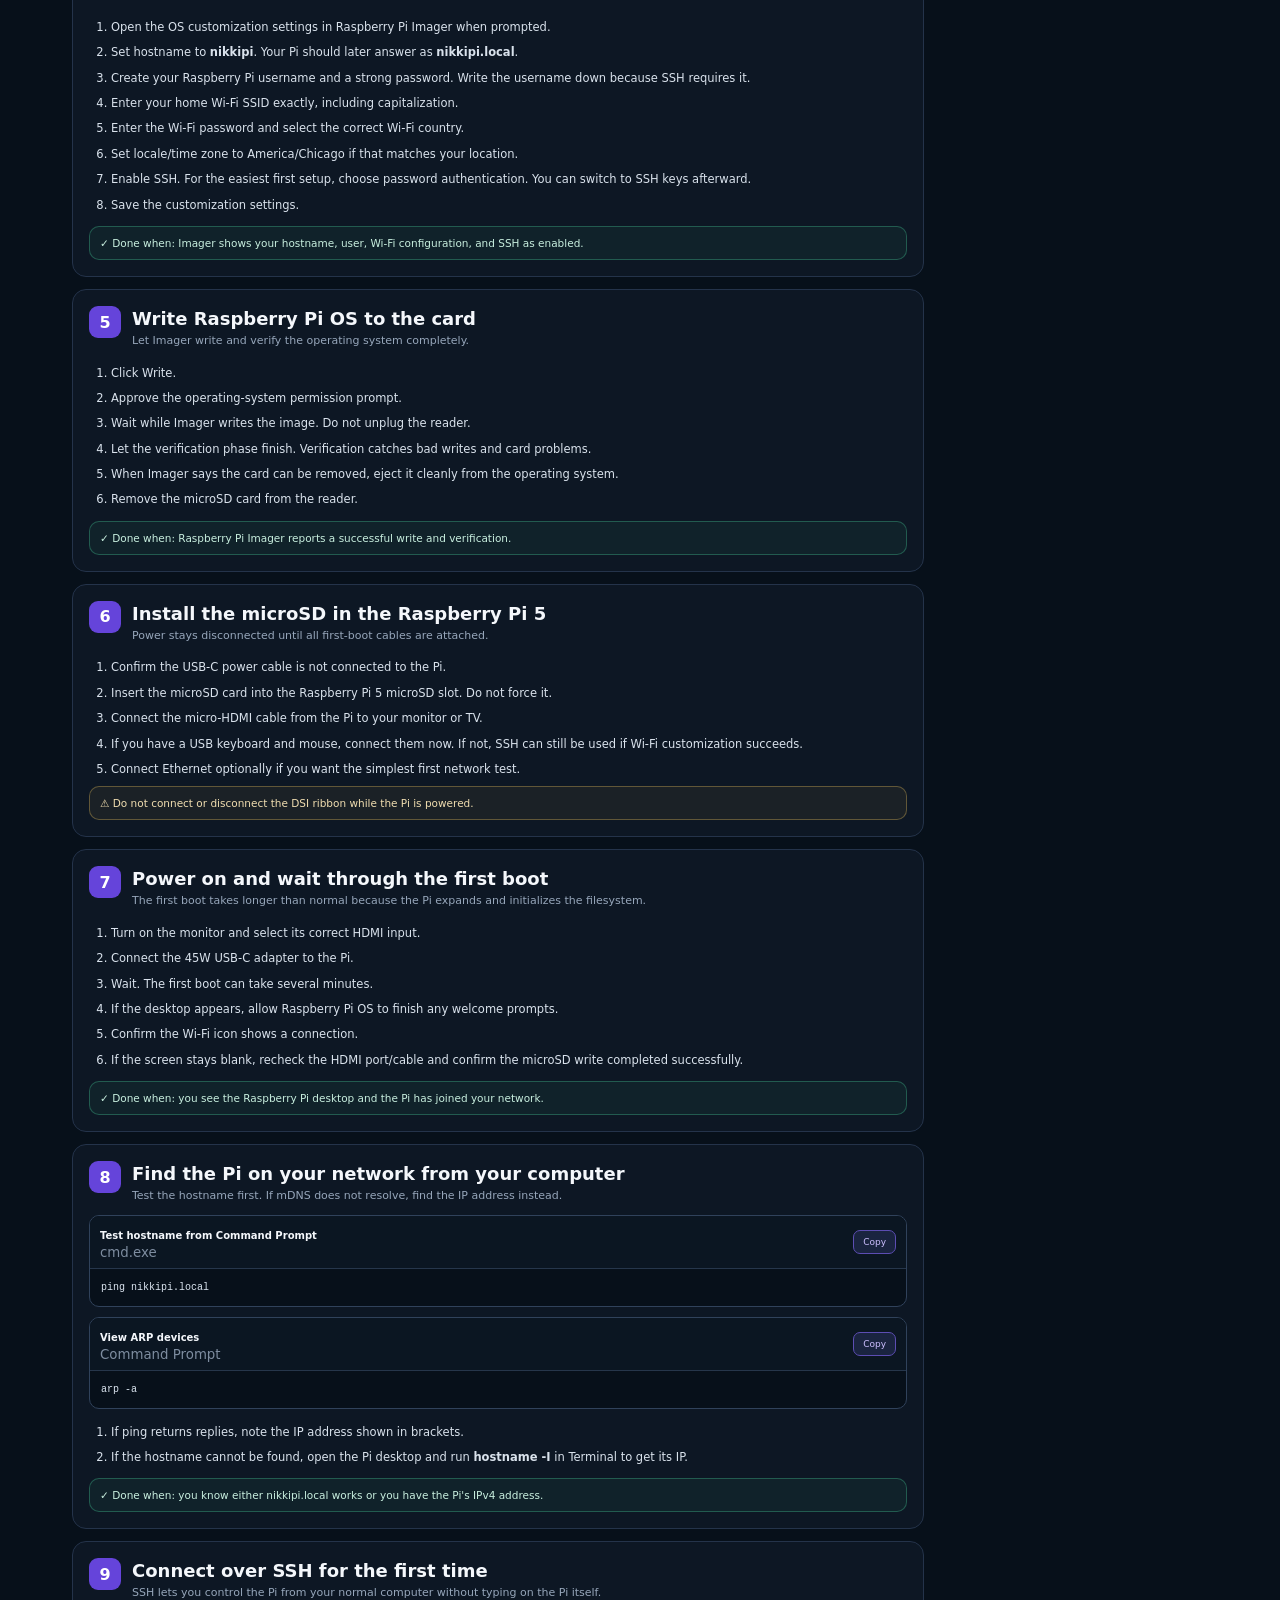
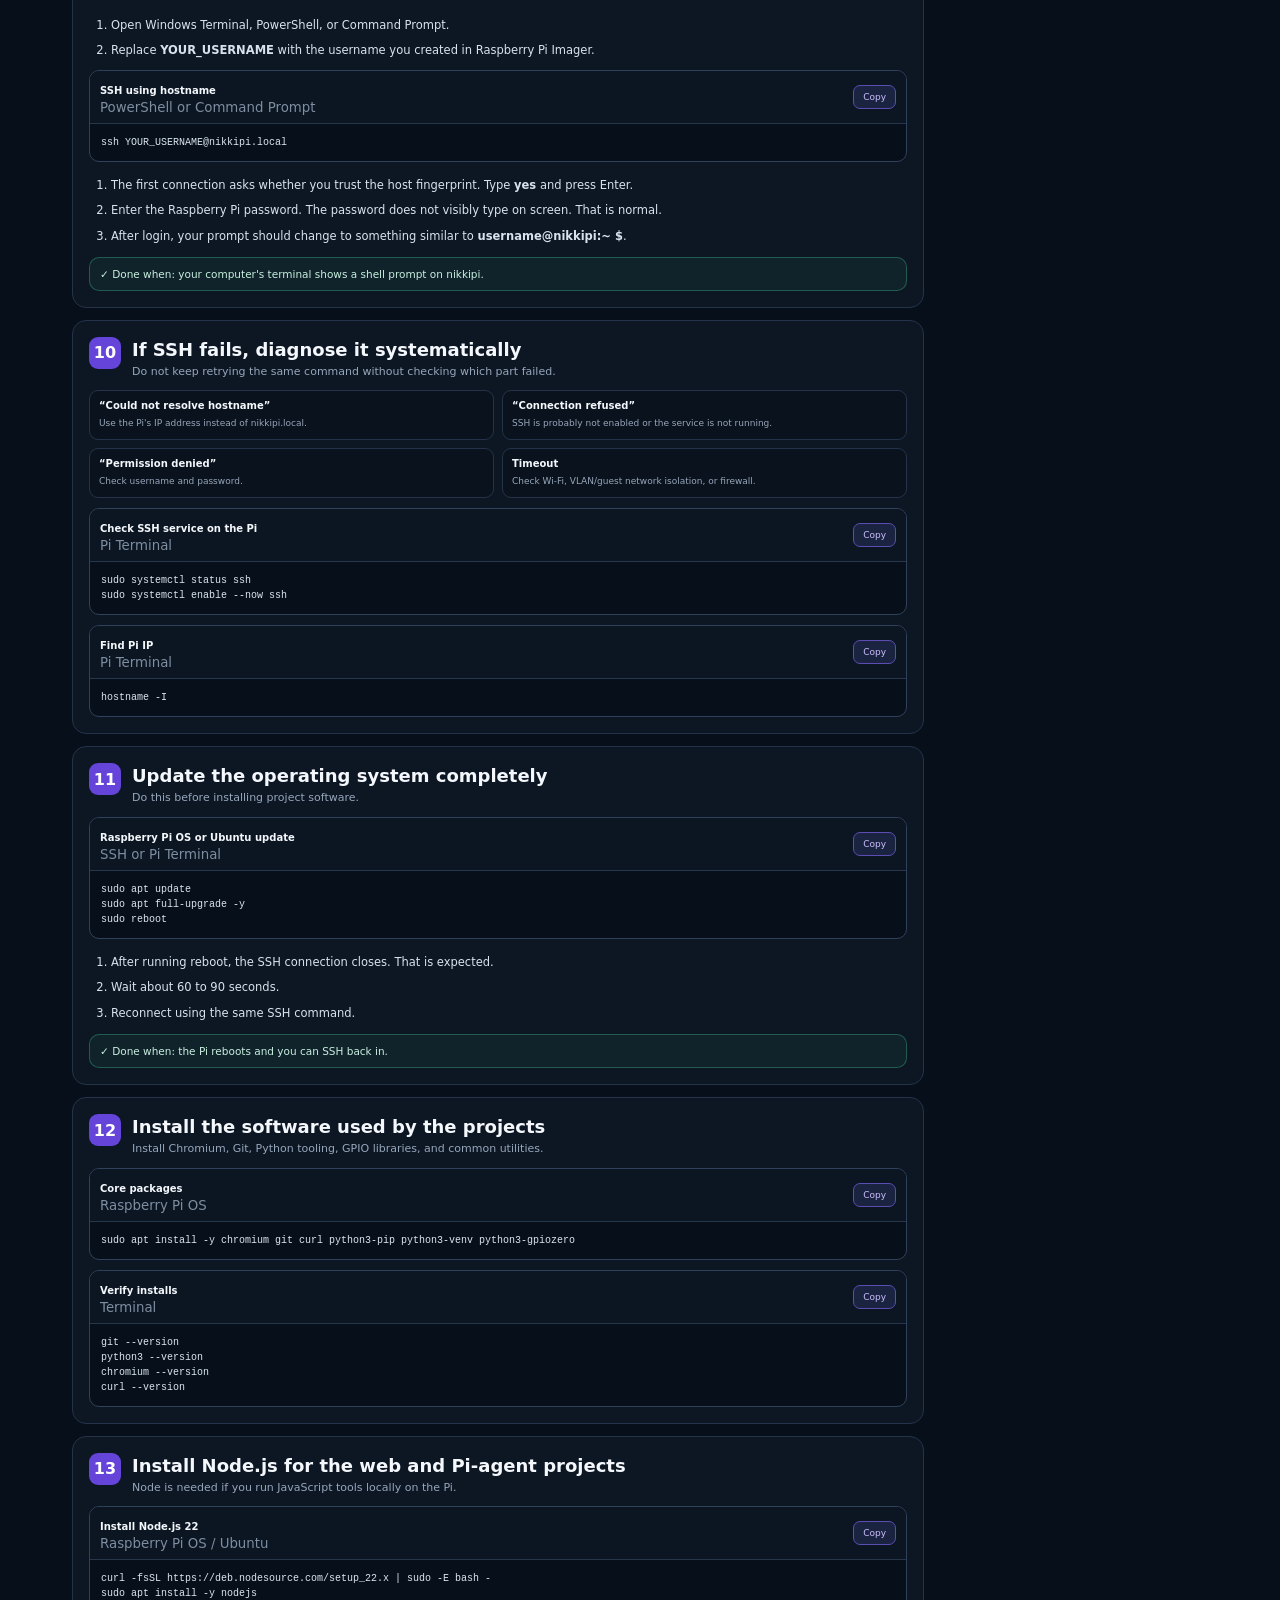
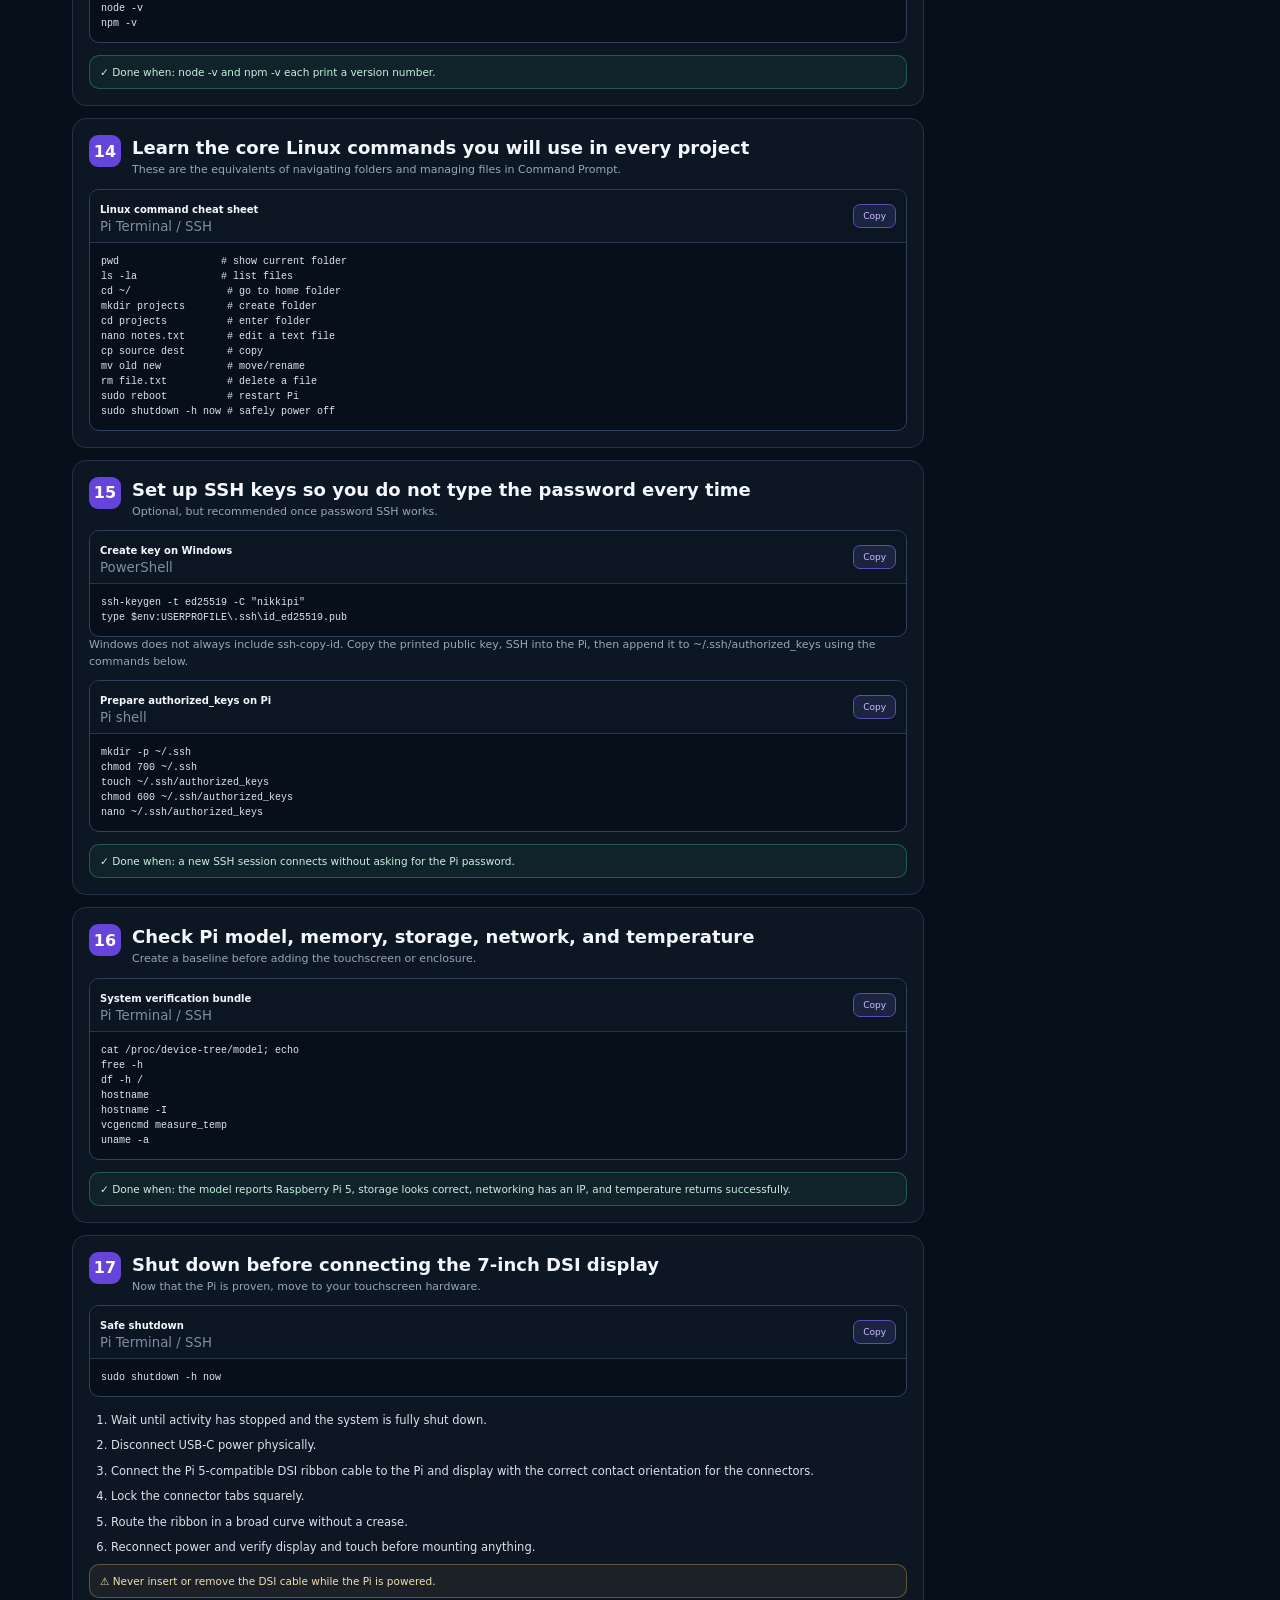
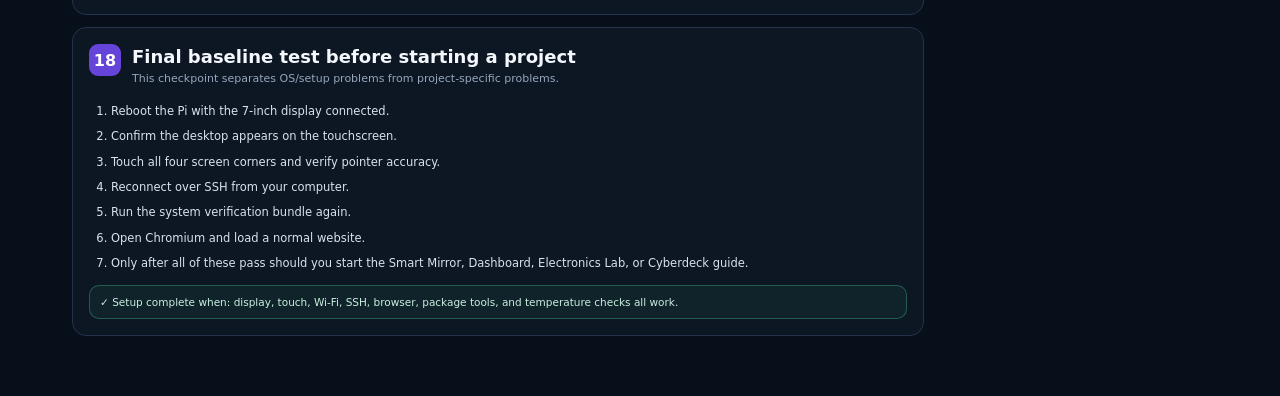
<file: pi-setup-guide.html>
<!DOCTYPE html>
<html lang="en">
<head>
<meta charset="UTF-8">
<meta name="viewport" content="width=device-width,initial-scale=1,viewport-fit=cover">
<meta name="theme-color" content="#07101a">
<title>Pi Command Center · Setup Guide</title>
<link rel="stylesheet" href="/pi-command-center.css">
<style>
.setup-shell{max-width:1180px;margin:0 auto}.setup-top{display:flex;justify-content:space-between;gap:12px;align-items:center;margin-bottom:18px}.setup-top a{text-decoration:none}.setup-hero{display:grid;grid-template-columns:1.25fr .75fr;gap:18px;border:1px solid var(--line);border-radius:18px;background:linear-gradient(145deg,#0d1825,#09111b);padding:22px}.setup-hero h1{font-size:clamp(2rem,5vw,3.4rem);margin:7px 0 12px;line-height:1.03}.setup-hero p{color:var(--muted);line-height:1.65}.setup-art{border:1px solid #33445b;border-radius:14px;background:#07101a;padding:14px;display:grid;place-items:center}.setup-art svg{width:100%;height:auto}.setup-summary{display:grid;grid-template-columns:repeat(4,1fr);gap:10px;margin:14px 0 20px}.setup-summary div{border:1px solid var(--line);background:#0d1724;border-radius:12px;padding:13px}.setup-summary strong{display:block;font-size:13px}.setup-summary span{display:block;color:var(--muted);font-size:10px;margin-top:4px}.os-tabs{display:flex;gap:8px;flex-wrap:wrap;margin:18px 0}.os-tab{border:1px solid var(--line);background:#0d1724;color:#d8e1ec;border-radius:999px;padding:9px 13px;cursor:pointer}.os-tab.active{border-color:#8257ff;background:#251c48;color:#d6caff}.setup-layout{display:grid;grid-template-columns:minmax(0,1fr) 270px;gap:14px}.setup-main{display:grid;gap:12px}.setup-card{border:1px solid var(--line);background:#0d1724;border-radius:14px;padding:16px}.setup-step-head{display:flex;gap:11px;align-items:flex-start}.setup-num{width:32px;height:32px;border-radius:9px;display:grid;place-items:center;background:#6544da;color:white;font-weight:800;flex:none}.setup-card h2{font-size:18px;margin:2px 0 4px}.setup-card .summary{color:var(--muted);font-size:11px;line-height:1.5;margin:0}.detail-list{margin:14px 0 0;padding-left:22px;color:#d9e2ec}.detail-list li{font-size:11.5px;line-height:1.6;margin:7px 0}.checkline{margin-top:12px;border:1px solid rgba(73,211,155,.32);background:rgba(73,211,155,.06);border-radius:10px;padding:10px;font-size:10.5px;color:#c8efdf}.warnline{margin-top:8px;border:1px solid rgba(244,201,95,.32);background:rgba(244,201,95,.06);border-radius:10px;padding:10px;font-size:10.5px;color:#f0ddb0}.platform-only{display:none}.platform-only.active{display:block}.cmd{border:1px solid #30425b;background:#07101a;border-radius:10px;overflow:hidden;margin-top:10px}.cmd-head{display:flex;justify-content:space-between;gap:10px;align-items:center;background:#0b1622;border-bottom:1px solid #26364b;padding:8px 10px}.cmd-head strong{font-size:10px}.cmd-head small{display:block;color:#7e8da0;margin-top:2px}.copy{border:1px solid #5c4db3;background:#1a2440;color:#cdbfff;border-radius:7px;padding:6px 9px;font-size:9px;cursor:pointer}.cmd pre{margin:0;padding:11px;overflow:auto;font:10px/1.5 ui-monospace,SFMono-Regular,Menlo,Consolas,monospace;color:#dce6f1;white-space:pre}.setup-rail{display:grid;gap:10px;align-content:start;position:sticky;top:14px}.railbox{border:1px solid var(--line);background:#0d1724;border-radius:13px;padding:13px}.railbox h3{font-size:12px;margin:0 0 9px}.check-step{display:flex;gap:8px;align-items:flex-start;border:0;background:transparent;color:#a9b6c7;padding:5px 0;text-align:left;cursor:pointer;width:100%;font-size:9.5px;line-height:1.35}.check-step span{width:18px;height:18px;border:1px solid #53647b;border-radius:50%;display:grid;place-items:center;flex:none}.check-step.done{color:#c8eadc}.check-step.done span{background:#49d39b;border-color:#49d39b;color:#07130d}.sticky-progress{height:6px;background:#202b3b;border-radius:99px;overflow:hidden;margin:8px 0}.sticky-progress i{display:block;height:100%;background:linear-gradient(90deg,#8257ff,#4d8fff)}.mini-note{font-size:9px;color:var(--muted);line-height:1.45}.result-grid{display:grid;grid-template-columns:repeat(2,1fr);gap:8px;margin-top:10px}.result-grid div{border:1px solid var(--line);border-radius:9px;padding:9px;background:#09121d}.result-grid strong{font-size:10px;display:block}.result-grid span{font-size:9px;color:var(--muted)}
@media(max-width:820px){.setup-hero{grid-template-columns:1fr}.setup-summary{grid-template-columns:1fr 1fr}.setup-layout{grid-template-columns:1fr}.setup-rail{position:static;order:-1}.setup-rail .railbox:last-child{display:none}}
@media(max-width:520px){.setup-summary{grid-template-columns:1fr}.setup-card{padding:14px}.setup-top{align-items:flex-start}.setup-top .outline-btn{font-size:10px}.result-grid{grid-template-columns:1fr}}
</style>
</head>
<body>
<main class="main setup-shell">
  <div class="setup-top"><div><span class="eyebrow">Pi Command Center</span><div class="breadcrumb">Home / Setup Guide / First Boot</div></div><a href="/pi-command-center.html" class="outline-btn">← Back to Projects</a></div>
  <section class="setup-hero">
    <div><span class="featured">Start here first</span><h1>Raspberry Pi 5 setup, from unopened box to SSH.</h1><p>This walkthrough assumes you are brand new to Raspberry Pi. It covers downloading Raspberry Pi Imager, writing the operating system, enabling SSH before first boot, Windows Command Prompt and PowerShell, macOS/Linux Terminal, optional Ubuntu, updates, software installs, remote access, and verification.</p></div>
    <div class="setup-art"><svg viewBox="0 0 420 260"><rect width="420" height="260" rx="18" fill="#07101a"/><rect x="44" y="54" width="145" height="118" rx="14" fill="#184831" stroke="#61a681" stroke-width="3"/><circle cx="78" cy="87" r="9" fill="#d9bf55"/><circle cx="105" cy="87" r="9" fill="#d9bf55"/><rect x="78" y="112" width="75" height="34" rx="5" fill="#202936"/><text x="116" y="134" text-anchor="middle" fill="#fff" font-size="15">Pi 5</text><rect x="230" y="67" width="145" height="88" rx="12" fill="#111c29" stroke="#516783"/><rect x="247" y="84" width="111" height="54" rx="6" fill="#0a1018"/><text x="302" y="116" text-anchor="middle" fill="#9bc4ff" font-size="13">nikkipi.local</text><path d="M190 113C210 113 210 110 230 110" stroke="#8257ff" stroke-width="5" stroke-dasharray="8 7"/><text x="210" y="98" text-anchor="middle" fill="#c9baff" font-size="11">SSH</text><rect x="147" y="196" width="126" height="34" rx="10" fill="#2c2051"/><text x="210" y="218" text-anchor="middle" fill="#fff" font-size="13">Flash → Boot → SSH</text></svg></div>
  </section>
  <div class="setup-summary"><div><strong>Recommended OS</strong><span>Raspberry Pi OS 64-bit Desktop</span></div><div><strong>Your storage</strong><span>SanDisk 128 GB microSD</span></div><div><strong>Hostname</strong><span>nikkipi</span></div><div><strong>Connection goal</strong><span>ssh username@nikkipi.local</span></div></div>

  <div class="os-tabs"><button class="os-tab active" data-os="windows">Windows PC</button><button class="os-tab" data-os="mac">macOS</button><button class="os-tab" data-os="linux">Ubuntu/Linux PC</button><button class="os-tab" data-os="ubuntu-pi">Ubuntu on the Pi</button></div>

  <div class="setup-layout">
    <section class="setup-main" id="steps">
      <article class="setup-card" data-step="0"><div class="setup-step-head"><div class="setup-num">1</div><div><h2>Gather the exact hardware before starting</h2><p class="summary">Do not assemble the shadow box or connect the DSI screen yet. First prove the Pi works normally.</p></div></div><ol class="detail-list"><li>Set out the Raspberry Pi 5 4 GB, 128 GB microSD card, UANTIN card reader, 45W USB-C Pi power adapter, micro-HDMI cable, and a regular HDMI monitor or TV.</li><li>Keep the Pi 5 case nearby, but if installing it makes access harder, you can first boot the bare Pi on a nonconductive surface.</li><li>Do not place the Pi on carpet, metal, foil, or a conductive anti-static bag while powered.</li><li>Leave the 7-inch DSI display disconnected until the operating system, networking, and SSH have been verified.</li></ol><div class="checkline">✓ Done when: you have the Pi, microSD, reader, monitor cable, keyboard/mouse if available, and power adapter in front of you.</div></article>

      <article class="setup-card" data-step="1"><div class="setup-step-head"><div class="setup-num">2</div><div><h2>Download and install Raspberry Pi Imager</h2><p class="summary">Raspberry Pi Imager writes the operating system onto the microSD card.</p></div></div>
        <div class="platform-only windows active"><ol class="detail-list"><li>On your Windows computer, open a browser and go to the official Raspberry Pi software page.</li><li>Download Raspberry Pi Imager for Windows.</li><li>Open the downloaded installer. Approve the Windows User Account Control prompt if it appears.</li><li>Finish installation, then launch Raspberry Pi Imager from Start.</li></ol><div class="cmd"><div class="cmd-head"><div><strong>Optional Windows verification</strong><small>PowerShell</small></div><button class="copy" data-copy="winver">Copy</button></div><pre id="winver">Get-Command rpi-imager -ErrorAction SilentlyContinue</pre></div></div>
        <div class="platform-only mac"><ol class="detail-list"><li>Download Raspberry Pi Imager for macOS from the official Raspberry Pi software page.</li><li>Open the downloaded package or DMG and move/install Raspberry Pi Imager as prompted.</li><li>If macOS blocks the first launch, use System Settings → Privacy & Security and approve the app.</li></ol></div>
        <div class="platform-only linux"><ol class="detail-list"><li>On Ubuntu, you can install Raspberry Pi Imager from the package manager if available, or use the official AppImage/package.</li></ol><div class="cmd"><div class="cmd-head"><div><strong>Ubuntu package install</strong><small>Terminal</small></div><button class="copy" data-copy="linuximager">Copy</button></div><pre id="linuximager">sudo apt update
sudo apt install -y rpi-imager
rpi-imager</pre></div></div>
        <div class="platform-only ubuntu-pi"><p class="summary">If you want Ubuntu on the Raspberry Pi itself, you still use Raspberry Pi Imager on another computer. Choose Ubuntu Desktop 64-bit or Ubuntu Server 64-bit in the OS picker instead of Raspberry Pi OS.</p></div>
        <div class="checkline">✓ Done when: Raspberry Pi Imager opens and shows the Device, Operating System, and Storage choices.</div></article>

      <article class="setup-card" data-step="2"><div class="setup-step-head"><div class="setup-num">3</div><div><h2>Insert the microSD card and identify it carefully</h2><p class="summary">The next step erases the selected storage device, so verify capacity before writing.</p></div></div><ol class="detail-list"><li>Insert the SanDisk 128 GB microSD into the SD/microSD card reader.</li><li>Plug the card reader into your computer.</li><li>Wait 10 to 20 seconds for the operating system to detect it.</li><li>In Raspberry Pi Imager, choose Raspberry Pi 5 as the device.</li><li>Choose Raspberry Pi OS (64-bit) with Desktop for the easiest first-time experience.</li><li>Select the 128 GB microSD as Storage. Compare the capacity so you do not erase another drive.</li></ol><div class="warnline">⚠ The Write action erases the selected disk. Stop if you are not certain which drive is the microSD card.</div></article>

      <article class="setup-card" data-step="3"><div class="setup-step-head"><div class="setup-num">4</div><div><h2>Preconfigure Wi-Fi, username, hostname, and SSH</h2><p class="summary">This is the important part that many short guides skip. Configure remote access before the first boot.</p></div></div><ol class="detail-list"><li>Open the OS customization settings in Raspberry Pi Imager when prompted.</li><li>Set hostname to <strong>nikkipi</strong>. Your Pi should later answer as <strong>nikkipi.local</strong>.</li><li>Create your Raspberry Pi username and a strong password. Write the username down because SSH requires it.</li><li>Enter your home Wi-Fi SSID exactly, including capitalization.</li><li>Enter the Wi-Fi password and select the correct Wi-Fi country.</li><li>Set locale/time zone to America/Chicago if that matches your location.</li><li>Enable SSH. For the easiest first setup, choose password authentication. You can switch to SSH keys afterward.</li><li>Save the customization settings.</li></ol><div class="checkline">✓ Done when: Imager shows your hostname, user, Wi-Fi configuration, and SSH as enabled.</div></article>

      <article class="setup-card" data-step="4"><div class="setup-step-head"><div class="setup-num">5</div><div><h2>Write Raspberry Pi OS to the card</h2><p class="summary">Let Imager write and verify the operating system completely.</p></div></div><ol class="detail-list"><li>Click Write.</li><li>Approve the operating-system permission prompt.</li><li>Wait while Imager writes the image. Do not unplug the reader.</li><li>Let the verification phase finish. Verification catches bad writes and card problems.</li><li>When Imager says the card can be removed, eject it cleanly from the operating system.</li><li>Remove the microSD card from the reader.</li></ol><div class="checkline">✓ Done when: Raspberry Pi Imager reports a successful write and verification.</div></article>

      <article class="setup-card" data-step="5"><div class="setup-step-head"><div class="setup-num">6</div><div><h2>Install the microSD in the Raspberry Pi 5</h2><p class="summary">Power stays disconnected until all first-boot cables are attached.</p></div></div><ol class="detail-list"><li>Confirm the USB-C power cable is not connected to the Pi.</li><li>Insert the microSD card into the Raspberry Pi 5 microSD slot. Do not force it.</li><li>Connect the micro-HDMI cable from the Pi to your monitor or TV.</li><li>If you have a USB keyboard and mouse, connect them now. If not, SSH can still be used if Wi-Fi customization succeeds.</li><li>Connect Ethernet optionally if you want the simplest first network test.</li></ol><div class="warnline">⚠ Do not connect or disconnect the DSI ribbon while the Pi is powered.</div></article>

      <article class="setup-card" data-step="6"><div class="setup-step-head"><div class="setup-num">7</div><div><h2>Power on and wait through the first boot</h2><p class="summary">The first boot takes longer than normal because the Pi expands and initializes the filesystem.</p></div></div><ol class="detail-list"><li>Turn on the monitor and select its correct HDMI input.</li><li>Connect the 45W USB-C adapter to the Pi.</li><li>Wait. The first boot can take several minutes.</li><li>If the desktop appears, allow Raspberry Pi OS to finish any welcome prompts.</li><li>Confirm the Wi-Fi icon shows a connection.</li><li>If the screen stays blank, recheck the HDMI port/cable and confirm the microSD write completed successfully.</li></ol><div class="checkline">✓ Done when: you see the Raspberry Pi desktop and the Pi has joined your network.</div></article>

      <article class="setup-card" data-step="7"><div class="setup-step-head"><div class="setup-num">8</div><div><h2>Find the Pi on your network from your computer</h2><p class="summary">Test the hostname first. If mDNS does not resolve, find the IP address instead.</p></div></div>
        <div class="platform-only windows active"><div class="cmd"><div class="cmd-head"><div><strong>Test hostname from Command Prompt</strong><small>cmd.exe</small></div><button class="copy" data-copy="pingwin">Copy</button></div><pre id="pingwin">ping nikkipi.local</pre></div><div class="cmd"><div class="cmd-head"><div><strong>View ARP devices</strong><small>Command Prompt</small></div><button class="copy" data-copy="arpwin">Copy</button></div><pre id="arpwin">arp -a</pre></div><ol class="detail-list"><li>If ping returns replies, note the IP address shown in brackets.</li><li>If the hostname cannot be found, open the Pi desktop and run <strong>hostname -I</strong> in Terminal to get its IP.</li></ol></div>
        <div class="platform-only mac"><div class="cmd"><div class="cmd-head"><div><strong>Test hostname</strong><small>Terminal</small></div><button class="copy" data-copy="pingmac">Copy</button></div><pre id="pingmac">ping -c 4 nikkipi.local</pre></div></div>
        <div class="platform-only linux"><div class="cmd"><div class="cmd-head"><div><strong>Test hostname</strong><small>Terminal</small></div><button class="copy" data-copy="pinglinux">Copy</button></div><pre id="pinglinux">ping -c 4 nikkipi.local
ip neigh</pre></div></div>
        <div class="platform-only ubuntu-pi"><div class="cmd"><div class="cmd-head"><div><strong>Show Pi hostname and IP</strong><small>Ubuntu Terminal on Pi</small></div><button class="copy" data-copy="ubuntuip">Copy</button></div><pre id="ubuntuip">hostname
hostname -I
ip addr</pre></div></div>
        <div class="checkline">✓ Done when: you know either nikkipi.local works or you have the Pi's IPv4 address.</div></article>

      <article class="setup-card" data-step="8"><div class="setup-step-head"><div class="setup-num">9</div><div><h2>Connect over SSH for the first time</h2><p class="summary">SSH lets you control the Pi from your normal computer without typing on the Pi itself.</p></div></div>
        <div class="platform-only windows active"><ol class="detail-list"><li>Open Windows Terminal, PowerShell, or Command Prompt.</li><li>Replace <strong>YOUR_USERNAME</strong> with the username you created in Raspberry Pi Imager.</li></ol><div class="cmd"><div class="cmd-head"><div><strong>SSH using hostname</strong><small>PowerShell or Command Prompt</small></div><button class="copy" data-copy="sshwin">Copy</button></div><pre id="sshwin">ssh YOUR_USERNAME@nikkipi.local</pre></div></div>
        <div class="platform-only mac"><div class="cmd"><div class="cmd-head"><div><strong>SSH into Pi</strong><small>Terminal</small></div><button class="copy" data-copy="sshmac">Copy</button></div><pre id="sshmac">ssh YOUR_USERNAME@nikkipi.local</pre></div></div>
        <div class="platform-only linux"><div class="cmd"><div class="cmd-head"><div><strong>SSH into Pi</strong><small>Terminal</small></div><button class="copy" data-copy="sshlinux">Copy</button></div><pre id="sshlinux">ssh YOUR_USERNAME@nikkipi.local</pre></div></div>
        <div class="platform-only ubuntu-pi"><p class="summary">From another computer, SSH to Ubuntu on the Pi exactly the same way. Ubuntu may use the hostname you configured in Imager instead of nikkipi if you chose a different name.</p></div>
        <ol class="detail-list"><li>The first connection asks whether you trust the host fingerprint. Type <strong>yes</strong> and press Enter.</li><li>Enter the Raspberry Pi password. The password does not visibly type on screen. That is normal.</li><li>After login, your prompt should change to something similar to <strong>username@nikkipi:~ $</strong>.</li></ol><div class="checkline">✓ Done when: your computer's terminal shows a shell prompt on nikkipi.</div></article>

      <article class="setup-card" data-step="9"><div class="setup-step-head"><div class="setup-num">10</div><div><h2>If SSH fails, diagnose it systematically</h2><p class="summary">Do not keep retrying the same command without checking which part failed.</p></div></div><div class="result-grid"><div><strong>“Could not resolve hostname”</strong><span>Use the Pi's IP address instead of nikkipi.local.</span></div><div><strong>“Connection refused”</strong><span>SSH is probably not enabled or the service is not running.</span></div><div><strong>“Permission denied”</strong><span>Check username and password.</span></div><div><strong>Timeout</strong><span>Check Wi-Fi, VLAN/guest network isolation, or firewall.</span></div></div><div class="cmd"><div class="cmd-head"><div><strong>Check SSH service on the Pi</strong><small>Pi Terminal</small></div><button class="copy" data-copy="sshservice">Copy</button></div><pre id="sshservice">sudo systemctl status ssh
sudo systemctl enable --now ssh</pre></div><div class="cmd"><div class="cmd-head"><div><strong>Find Pi IP</strong><small>Pi Terminal</small></div><button class="copy" data-copy="hostip">Copy</button></div><pre id="hostip">hostname -I</pre></div></article>

      <article class="setup-card" data-step="10"><div class="setup-step-head"><div class="setup-num">11</div><div><h2>Update the operating system completely</h2><p class="summary">Do this before installing project software.</p></div></div><div class="cmd"><div class="cmd-head"><div><strong>Raspberry Pi OS or Ubuntu update</strong><small>SSH or Pi Terminal</small></div><button class="copy" data-copy="updatepi">Copy</button></div><pre id="updatepi">sudo apt update
sudo apt full-upgrade -y
sudo reboot</pre></div><ol class="detail-list"><li>After running reboot, the SSH connection closes. That is expected.</li><li>Wait about 60 to 90 seconds.</li><li>Reconnect using the same SSH command.</li></ol><div class="checkline">✓ Done when: the Pi reboots and you can SSH back in.</div></article>

      <article class="setup-card" data-step="11"><div class="setup-step-head"><div class="setup-num">12</div><div><h2>Install the software used by the projects</h2><p class="summary">Install Chromium, Git, Python tooling, GPIO libraries, and common utilities.</p></div></div><div class="cmd"><div class="cmd-head"><div><strong>Core packages</strong><small>Raspberry Pi OS</small></div><button class="copy" data-copy="corepkgs">Copy</button></div><pre id="corepkgs">sudo apt install -y chromium git curl python3-pip python3-venv python3-gpiozero</pre></div><div class="cmd"><div class="cmd-head"><div><strong>Verify installs</strong><small>Terminal</small></div><button class="copy" data-copy="verifytools">Copy</button></div><pre id="verifytools">git --version
python3 --version
chromium --version
curl --version</pre></div><div class="platform-only ubuntu-pi"><div class="warnline">Ubuntu package names can differ slightly by release. If chromium is unavailable through apt, Ubuntu may install Chromium through Snap.</div><div class="cmd"><div class="cmd-head"><div><strong>Ubuntu Chromium option</strong><small>Ubuntu Terminal</small></div><button class="copy" data-copy="ubchromium">Copy</button></div><pre id="ubchromium">sudo snap install chromium</pre></div></div></article>

      <article class="setup-card" data-step="12"><div class="setup-step-head"><div class="setup-num">13</div><div><h2>Install Node.js for the web and Pi-agent projects</h2><p class="summary">Node is needed if you run JavaScript tools locally on the Pi.</p></div></div><div class="cmd"><div class="cmd-head"><div><strong>Install Node.js 22</strong><small>Raspberry Pi OS / Ubuntu</small></div><button class="copy" data-copy="nodeinstall">Copy</button></div><pre id="nodeinstall">curl -fsSL https://deb.nodesource.com/setup_22.x | sudo -E bash -
sudo apt install -y nodejs
node -v
npm -v</pre></div><div class="checkline">✓ Done when: node -v and npm -v each print a version number.</div></article>

      <article class="setup-card" data-step="13"><div class="setup-step-head"><div class="setup-num">14</div><div><h2>Learn the core Linux commands you will use in every project</h2><p class="summary">These are the equivalents of navigating folders and managing files in Command Prompt.</p></div></div><div class="cmd"><div class="cmd-head"><div><strong>Linux command cheat sheet</strong><small>Pi Terminal / SSH</small></div><button class="copy" data-copy="linuxbasics">Copy</button></div><pre id="linuxbasics">pwd                 # show current folder
ls -la              # list files
cd ~/                # go to home folder
mkdir projects       # create folder
cd projects          # enter folder
nano notes.txt       # edit a text file
cp source dest       # copy
mv old new           # move/rename
rm file.txt          # delete a file
sudo reboot          # restart Pi
sudo shutdown -h now # safely power off</pre></div></article>

      <article class="setup-card" data-step="14"><div class="setup-step-head"><div class="setup-num">15</div><div><h2>Set up SSH keys so you do not type the password every time</h2><p class="summary">Optional, but recommended once password SSH works.</p></div></div>
        <div class="platform-only windows active"><div class="cmd"><div class="cmd-head"><div><strong>Create key on Windows</strong><small>PowerShell</small></div><button class="copy" data-copy="keywin">Copy</button></div><pre id="keywin">ssh-keygen -t ed25519 -C "nikkipi"
type $env:USERPROFILE\.ssh\id_ed25519.pub</pre></div><p class="summary">Windows does not always include ssh-copy-id. Copy the printed public key, SSH into the Pi, then append it to ~/.ssh/authorized_keys using the commands below.</p></div>
        <div class="platform-only mac"><div class="cmd"><div class="cmd-head"><div><strong>Create and copy key</strong><small>Terminal</small></div><button class="copy" data-copy="keymac">Copy</button></div><pre id="keymac">ssh-keygen -t ed25519 -C "nikkipi"
ssh-copy-id YOUR_USERNAME@nikkipi.local</pre></div></div>
        <div class="platform-only linux"><div class="cmd"><div class="cmd-head"><div><strong>Create and copy key</strong><small>Terminal</small></div><button class="copy" data-copy="keylinux">Copy</button></div><pre id="keylinux">ssh-keygen -t ed25519 -C "nikkipi"
ssh-copy-id YOUR_USERNAME@nikkipi.local</pre></div></div>
        <div class="cmd"><div class="cmd-head"><div><strong>Prepare authorized_keys on Pi</strong><small>Pi shell</small></div><button class="copy" data-copy="authkeys">Copy</button></div><pre id="authkeys">mkdir -p ~/.ssh
chmod 700 ~/.ssh
touch ~/.ssh/authorized_keys
chmod 600 ~/.ssh/authorized_keys
nano ~/.ssh/authorized_keys</pre></div><div class="checkline">✓ Done when: a new SSH session connects without asking for the Pi password.</div></article>

      <article class="setup-card" data-step="15"><div class="setup-step-head"><div class="setup-num">16</div><div><h2>Check Pi model, memory, storage, network, and temperature</h2><p class="summary">Create a baseline before adding the touchscreen or enclosure.</p></div></div><div class="cmd"><div class="cmd-head"><div><strong>System verification bundle</strong><small>Pi Terminal / SSH</small></div><button class="copy" data-copy="systemverify">Copy</button></div><pre id="systemverify">cat /proc/device-tree/model; echo
free -h
df -h /
hostname
hostname -I
vcgencmd measure_temp
uname -a</pre></div><div class="checkline">✓ Done when: the model reports Raspberry Pi 5, storage looks correct, networking has an IP, and temperature returns successfully.</div></article>

      <article class="setup-card" data-step="16"><div class="setup-step-head"><div class="setup-num">17</div><div><h2>Shut down before connecting the 7-inch DSI display</h2><p class="summary">Now that the Pi is proven, move to your touchscreen hardware.</p></div></div><div class="cmd"><div class="cmd-head"><div><strong>Safe shutdown</strong><small>Pi Terminal / SSH</small></div><button class="copy" data-copy="shutdown">Copy</button></div><pre id="shutdown">sudo shutdown -h now</pre></div><ol class="detail-list"><li>Wait until activity has stopped and the system is fully shut down.</li><li>Disconnect USB-C power physically.</li><li>Connect the Pi 5-compatible DSI ribbon cable to the Pi and display with the correct contact orientation for the connectors.</li><li>Lock the connector tabs squarely.</li><li>Route the ribbon in a broad curve without a crease.</li><li>Reconnect power and verify display and touch before mounting anything.</li></ol><div class="warnline">⚠ Never insert or remove the DSI cable while the Pi is powered.</div></article>

      <article class="setup-card" data-step="17"><div class="setup-step-head"><div class="setup-num">18</div><div><h2>Final baseline test before starting a project</h2><p class="summary">This checkpoint separates OS/setup problems from project-specific problems.</p></div></div><ol class="detail-list"><li>Reboot the Pi with the 7-inch display connected.</li><li>Confirm the desktop appears on the touchscreen.</li><li>Touch all four screen corners and verify pointer accuracy.</li><li>Reconnect over SSH from your computer.</li><li>Run the system verification bundle again.</li><li>Open Chromium and load a normal website.</li><li>Only after all of these pass should you start the Smart Mirror, Dashboard, Electronics Lab, or Cyberdeck guide.</li></ol><div class="checkline">✓ Setup complete when: display, touch, Wi-Fi, SSH, browser, package tools, and temperature checks all work.</div></article>
    </section>

    <aside class="setup-rail"><div class="railbox"><h3>Setup progress</h3><div class="sticky-progress"><i id="setupBar" style="width:0%"></i></div><div class="mini-note" id="setupText">0 of 18 complete</div><div id="stepChecks"></div></div><div class="railbox"><h3>Recommended choice</h3><p class="mini-note">Use Raspberry Pi OS 64-bit Desktop for your first build. It gives you the simplest path for DSI touchscreen support, Chromium kiosk mode, GPIO tutorials, and the project commands in Pi Command Center. Ubuntu is included as an optional path, not the default.</p></div></aside>
  </div>
</main>
<div class="toast" id="toast">Copied</div>
<script>
(function(){
const $=s=>document.querySelector(s),$$=s=>[...document.querySelectorAll(s)];
let os=localStorage.getItem('pi-setup-os')||'windows';
let done={};try{done=JSON.parse(localStorage.getItem('pi-setup-progress')||'{}')}catch{}
function renderOS(){$$('.os-tab').forEach(b=>b.classList.toggle('active',b.dataset.os===os));$$('.platform-only').forEach(x=>x.classList.toggle('active',x.classList.contains(os)));localStorage.setItem('pi-setup-os',os)}
function renderProgress(){const cards=$$('[data-step]');const count=cards.filter(c=>done[c.dataset.step]).length;$('#setupBar').style.width=Math.round(count/cards.length*100)+'%';$('#setupText').textContent=count+' of '+cards.length+' complete';$('#stepChecks').innerHTML=cards.map((c,i)=>`<button class="check-step ${done[i]?'done':''}" data-check="${i}"><span>${done[i]?'✓':i+1}</span>${c.querySelector('h2').textContent}</button>`).join('');$$('[data-check]').forEach(b=>b.onclick=()=>{const i=b.dataset.check;done[i]=!done[i];localStorage.setItem('pi-setup-progress',JSON.stringify(done));renderProgress();if(!done[i])document.querySelector(`[data-step="${i}"]`).scrollIntoView({behavior:'smooth'})})}
function copy(btn){const el=document.getElementById(btn.dataset.copy),text=el.innerText;navigator.clipboard.writeText(text).then(()=>{btn.textContent='✓ Copied';toast('Copied to clipboard');setTimeout(()=>btn.textContent='Copy',1200)}).catch(()=>{const r=document.createRange();r.selectNodeContents(el);const s=window.getSelection();s.removeAllRanges();s.addRange(r);document.execCommand('copy');s.removeAllRanges();toast('Copied to clipboard')})}
function toast(msg){const t=$('#toast');t.textContent=msg;t.classList.add('show');setTimeout(()=>t.classList.remove('show'),1500)}
$$('.os-tab').forEach(b=>b.onclick=()=>{os=b.dataset.os;renderOS()});$$('[data-copy]').forEach(b=>b.onclick=()=>copy(b));
$$('[data-step]').forEach(card=>card.addEventListener('dblclick',()=>{const i=card.dataset.step;done[i]=true;localStorage.setItem('pi-setup-progress',JSON.stringify(done));renderProgress()}));
renderOS();renderProgress();
})();
</script>
</body>
</html>
</file>
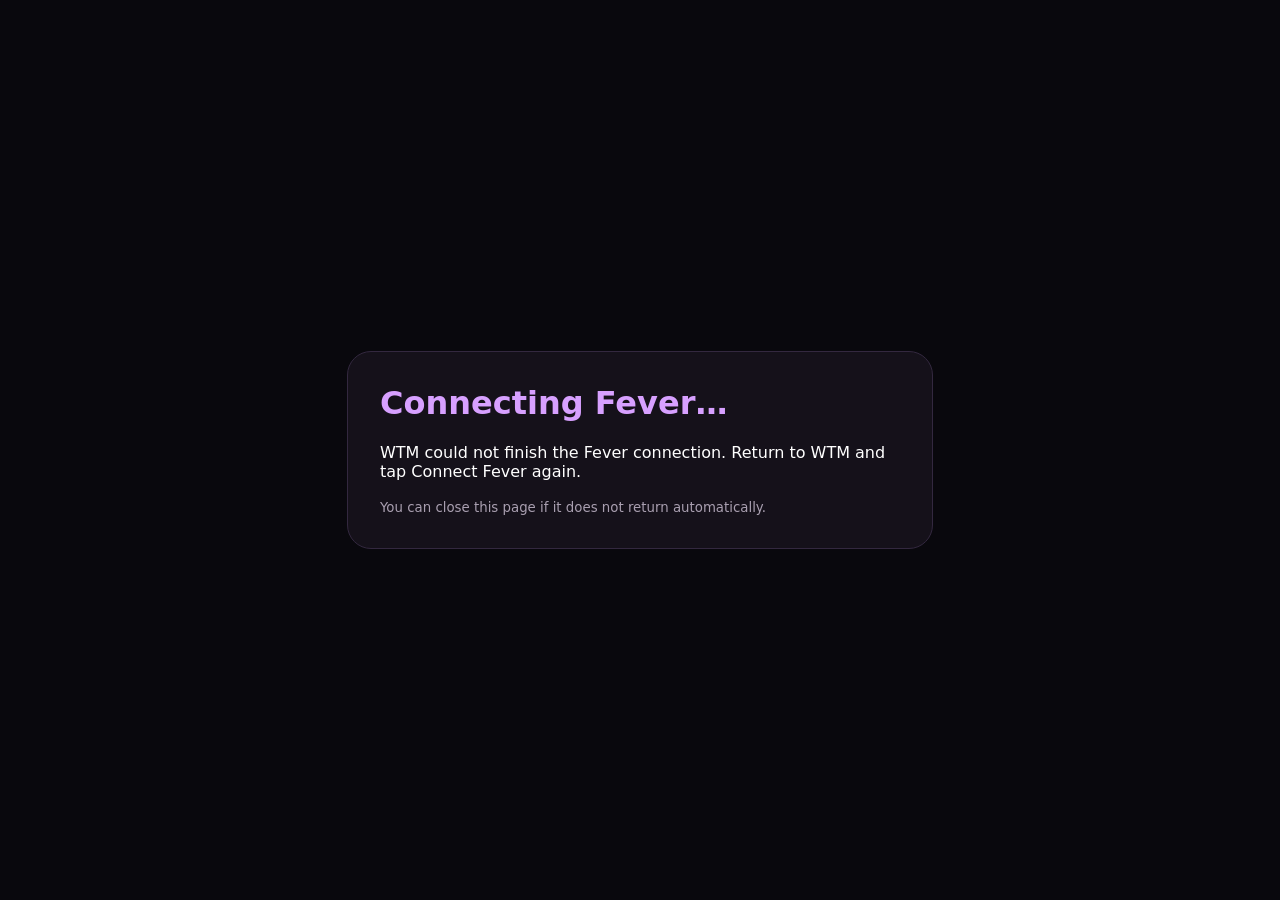
<file: wtm/fever-callback.html>
<!doctype html><html><head><meta charset="utf-8"><meta name="viewport" content="width=device-width,initial-scale=1"><meta name="theme-color" content="#09080d"><title>Connecting Fever to WTM</title><style>body{margin:0;background:#09080d;color:#fff;font:16px system-ui;display:grid;place-items:center;min-height:100vh}.box{max-width:520px;padding:32px;border:1px solid #33283f;border-radius:24px;background:#15111a}h1{margin-top:0;color:#d7a0ff}small{color:#a99fb0}</style></head><body><div class="box"><h1>Connecting Fever…</h1><p id="msg">Finishing authorization and loading your automatic Fever feed.</p><small>You can close this page if it does not return automatically.</small></div><script>(async()=>{const msg=document.querySelector('#msg'),q=new URLSearchParams(location.search),code=q.get('code'),state=q.get('state'),error=q.get('error'),raw=localStorage.getItem('wtm-fever-oauth');if(error){msg.textContent='Fever authorization was cancelled or failed: '+error;return}if(!code||!state||!raw){msg.textContent='WTM could not finish the Fever connection. Return to WTM and tap Connect Fever again.';return}try{const cfg=JSON.parse(raw);if(cfg.state!==state)throw Error('OAuth state did not match');const r=await fetch('https://toolbox-nine-eta.vercel.app/api/wtm-fever-token',{method:'POST',headers:{'content-type':'application/json'},body:JSON.stringify({client_id:cfg.client_id,client_secret:cfg.client_secret,code,code_verifier:cfg.code_verifier,redirect_uri:cfg.redirect_uri})}),d=await r.json();if(!r.ok)throw Error(d.error||'Token exchange failed');localStorage.setItem('wtm-fever-token',JSON.stringify({...d,client_id:cfg.client_id,client_secret:cfg.client_secret,obtained_at:Date.now()}));localStorage.removeItem('wtm-fever-oauth');msg.textContent='Fever connected. Returning to WTM…';setTimeout(()=>location.replace('/?fever_connected=1'),500)}catch(e){msg.textContent='WTM could not finish the Fever connection: '+e.message}})()</script></body></html>
</file>
<file: wtm/app-v12.css>
:root{color-scheme:dark;--bg:#060608;--panel:#0d0d11;--panel2:#14121a;--line:#25222d;--text:#f7f5fb;--muted:#9d96aa;--purple:#9b4dff;--purple2:#c06cff;--green:#5ee08b;--gold:#e3bd69;--danger:#ff7da3;--radius:18px;--shadow:0 20px 60px rgba(0,0,0,.45)}*{box-sizing:border-box}html,body{margin:0;background:var(--bg);color:var(--text);font-family:Inter,ui-sans-serif,system-ui,-apple-system,BlinkMacSystemFont,"Segoe UI",sans-serif}body{min-height:100vh;padding-bottom:92px}button,input,select,textarea{font:inherit;color:inherit}button{cursor:pointer}.appShell{max-width:1280px;margin:0 auto;padding:14px 18px 30px}.topbar{display:grid;grid-template-columns:auto minmax(220px,1fr) auto;gap:12px;align-items:center;position:sticky;top:0;z-index:25;background:rgba(6,6,8,.94);backdrop-filter:blur(18px);padding:8px 0 10px;border-bottom:1px solid var(--line)}.brand{display:flex;align-items:center;gap:10px;min-width:150px}.mark{font-weight:900;font-size:28px;letter-spacing:-2px;background:linear-gradient(135deg,var(--purple2),#7e42ff);-webkit-background-clip:text;color:transparent}.brand small{display:block;color:var(--muted);font-size:11px}.desktopNav{display:flex;gap:6px;margin-top:10px}.desktopNav button,.chip,.ghost,.primary,.iconBtn,.filterControl{border:1px solid var(--line);background:#0e0d12;border-radius:10px;padding:9px 12px}.desktopNav button.active,.chip.active{background:linear-gradient(135deg,#40205e,#6b2cab);border-color:#7440a8}.primary{background:linear-gradient(135deg,#8b3dff,#ff5d96);border:none;font-weight:700}.ghost{background:#111016}.iconBtn{width:42px;height:42px;padding:0;border-radius:50%;display:grid;place-items:center}.searchBar{display:flex;align-items:center;gap:8px;background:#0e0d12;border:1px solid var(--line);border-radius:10px;padding:0 12px;min-width:0}.searchBar input{width:100%;border:0;outline:0;background:transparent;padding:11px 0;min-width:0}.searchBar button{border:0;background:transparent;color:var(--muted);font-size:18px}.topActions{display:flex;gap:8px;align-items:center}.filters{display:flex;flex-wrap:wrap;gap:8px;padding:12px 0;border-bottom:1px solid var(--line)}.chips{display:flex;gap:8px;overflow:auto;padding:10px 0 2px;scrollbar-width:none}.chips::-webkit-scrollbar,.carousel::-webkit-scrollbar{display:none}.chip{white-space:nowrap;padding:8px 11px;background:#111015;color:#ddd}.statusLine{display:flex;justify-content:space-between;gap:16px;align-items:end;padding:18px 0 10px}.eyebrow{font-size:11px;letter-spacing:.18em;color:var(--purple2);font-weight:800}.statusLine h1{font-size:28px;margin:4px 0 0}.syncText{color:var(--muted);font-size:12px;text-align:right}.row{margin:8px 0 24px}.rowHeader{display:flex;justify-content:space-between;align-items:center;margin-bottom:10px}.rowHeader h2{font-size:17px;margin:0}.rowHeader span{color:#b773ed;font-size:13px}.carousel{display:grid;grid-auto-flow:column;grid-auto-columns:minmax(200px,235px);gap:10px;overflow-x:auto;overscroll-behavior-inline:contain;padding-bottom:4px}.eventCard{position:relative;min-height:300px;border:1px solid #302b37;border-radius:12px;overflow:hidden;background:#101014;box-shadow:0 8px 26px rgba(0,0,0,.28)}.eventMedia{position:absolute;inset:0;background:#17131e}.eventMedia img{width:100%;height:100%;object-fit:cover;display:block}.eventMedia:after{content:"";position:absolute;inset:0;background:linear-gradient(to top,rgba(4,4,6,.96) 0%,rgba(4,4,6,.25) 55%,rgba(4,4,6,.08) 100%)}.fallbackArt{height:100%;padding:24px;display:flex;flex-direction:column;justify-content:space-between;background:radial-gradient(circle at 75% 15%,rgba(157,72,255,.35),transparent 28%),linear-gradient(145deg,#171020,#09121c 58%,#08080a)}.fallbackArt.sports{background:radial-gradient(circle at 75% 15%,rgba(42,123,255,.28),transparent 32%),linear-gradient(145deg,#0b1928,#081017 55%,#07080b)}.fallbackArt.music{background:radial-gradient(circle at 70% 10%,rgba(248,68,154,.25),transparent 28%),linear-gradient(145deg,#211022,#0f0b14 60%,#07080b)}.fallbackTop{font-size:11px;letter-spacing:.22em;color:#ddd;text-transform:uppercase}.fallbackGlyph{font-size:58px}.fallbackTitle{font-size:25px;font-weight:900;line-height:1.02}.cardChrome{position:absolute;inset:0;padding:12px;display:flex;flex-direction:column;justify-content:space-between}.cardTop{display:flex;justify-content:space-between;align-items:start}.sourcePill,.tag{display:inline-flex;border:1px solid rgba(255,255,255,.18);background:rgba(15,14,19,.8);backdrop-filter:blur(8px);border-radius:8px;padding:5px 8px;font-size:10px;letter-spacing:.12em;text-transform:uppercase}.heart{border:1px solid rgba(255,255,255,.18);background:rgba(13,12,16,.78);border-radius:50%;width:38px;height:38px}.cardInfo .tags{display:flex;gap:6px;margin-bottom:8px}.cardInfo h3{font-size:19px;margin:0 0 7px;line-height:1.06}.meta{font-size:12px;color:#ddd;line-height:1.45}.price{margin-top:6px;color:var(--green);font-weight:800}.feedGrid{display:grid;grid-template-columns:repeat(auto-fill,minmax(210px,1fr));gap:12px}.feedGrid .eventCard{min-height:320px}.empty{border:1px dashed #393342;border-radius:16px;padding:32px;text-align:center;color:var(--muted)}.bottomNav{position:fixed;left:50%;bottom:14px;transform:translateX(-50%);z-index:40;width:min(650px,calc(100vw - 28px));display:grid;grid-template-columns:repeat(5,1fr);gap:4px;background:rgba(20,17,25,.94);border:1px solid #312b3b;border-radius:26px;padding:7px;backdrop-filter:blur(20px);box-shadow:var(--shadow)}.bottomNav button{border:0;background:transparent;color:#978fa1;border-radius:18px;padding:10px 5px;font-size:12px}.bottomNav button.active{background:#2a2333;color:white}.modal{position:fixed;inset:0;z-index:60;background:rgba(0,0,0,.7);display:flex;align-items:stretch;justify-content:flex-end}.modal.hidden{display:none}.detailPanel{width:min(560px,100%);height:100dvh;background:#0d0c10;border-left:1px solid #302a36;overflow-y:auto;-webkit-overflow-scrolling:touch;overscroll-behavior:contain}.detailHero{height:300px;position:relative;background:#17121e}.detailHero img{width:100%;height:100%;object-fit:cover}.detailHero .fallbackArt{height:100%}.detailClose{position:sticky;top:12px;float:right;margin:12px;z-index:2}.detailBody{padding:18px 20px 34px}.detailBody h2{font-size:30px;margin:6px 0}.detailFacts{display:grid;gap:8px;margin:16px 0;color:#d7d1df}.detailFacts div{display:flex;gap:9px}.priceBig{font-size:20px;color:var(--green);font-weight:900}.detailActions{display:grid;grid-template-columns:repeat(2,1fr);gap:8px;margin:18px 0}.map{width:100%;height:220px;border:0;border-radius:14px}.sourcesPage{display:grid;grid-template-columns:minmax(0,1fr) 360px;gap:18px}.sourceList{border:1px solid var(--line);border-radius:16px;overflow:hidden}.sourceRow{display:grid;grid-template-columns:1fr auto;gap:12px;padding:14px 16px;border-bottom:1px solid var(--line)}.sourceRow:last-child{border-bottom:0}.sourceRow small{display:block;color:var(--muted);margin-top:3px}.live{color:#6de7a2}.partial{color:#e6c36f}.off{color:#ee87a8}.sidePanel{border:1px solid var(--line);border-radius:16px;padding:16px;height:max-content;position:sticky;top:76px}.sidePanel h3{margin-top:0}.sidePanel input,.sidePanel textarea{width:100%;background:#0e0d12;border:1px solid var(--line);border-radius:10px;padding:10px;margin:6px 0 10px}.calendarShell{border:1px solid var(--line);border-radius:18px;overflow:hidden}.calendarTools{display:flex;justify-content:space-between;align-items:center;padding:14px;border-bottom:1px solid var(--line)}.calendarGrid{display:grid;grid-template-columns:repeat(7,1fr)}.calHead{padding:8px;text-align:center;color:var(--muted);font-size:12px;border-bottom:1px solid var(--line)}.calDay{min-height:120px;border-right:1px solid var(--line);border-bottom:1px solid var(--line);padding:7px}.calDay:nth-child(7n){border-right:0}.calDay.muted{opacity:.38}.dayNum{font-size:12px;color:var(--muted)}.calEvent{display:block;width:100%;border:0;border-radius:6px;background:#342044;color:#fff;text-align:left;padding:5px;margin-top:5px;font-size:10px;white-space:nowrap;overflow:hidden;text-overflow:ellipsis}.addEventForm{display:grid;gap:10px}.addEventForm input,.addEventForm textarea{width:100%;background:#0e0d12;border:1px solid var(--line);border-radius:10px;padding:11px}.priceUnknown{color:#b9b1c3}.filtersDrawer{position:fixed;inset:0;z-index:55;background:rgba(0,0,0,.65);display:grid;place-items:end center}.filtersDrawer.hidden{display:none}.drawerCard{width:min(720px,100%);background:#121016;border:1px solid #322b3c;border-radius:22px 22px 0 0;padding:18px;max-height:82dvh;overflow:auto}.drawerGrid{display:grid;grid-template-columns:repeat(2,1fr);gap:10px}.drawerGrid label{display:grid;gap:5px;color:var(--muted);font-size:12px}.drawerGrid input,.drawerGrid select{background:#0c0b0f;border:1px solid var(--line);border-radius:10px;padding:11px}.drawerActions{display:flex;justify-content:flex-end;gap:8px;margin-top:14px}@media(max-width:760px){body{padding-bottom:102px}.appShell{padding:8px 18px 22px}.topbar{grid-template-columns:1fr auto}.brand{grid-column:1/2}.topbar>.searchBar{grid-column:1/-1;grid-row:2}.topActions{grid-column:2/3;grid-row:1}.desktopNav{display:none}.filters{display:none}.statusLine{align-items:start}.statusLine h1{font-size:27px;max-width:300px}.syncText{max-width:160px}.carousel{grid-auto-columns:calc(58vw - 10px)}.eventCard{min-height:365px}.feedGrid{grid-template-columns:repeat(2,minmax(0,1fr));gap:8px}.feedGrid .eventCard{min-height:300px}.sourcesPage{grid-template-columns:1fr}.sidePanel{position:static}.detailPanel{width:100%}.drawerGrid{grid-template-columns:1fr}.calendarGrid{min-width:720px}.calendarShell{overflow-x:auto}.bottomNav{bottom:10px}.brand small{display:none}}@media(max-width:430px){.carousel{grid-auto-columns:64vw}.feedGrid{grid-template-columns:1fr 1fr}.cardInfo h3{font-size:17px}.eventCard{min-height:350px}.feedGrid .eventCard{min-height:290px}.statusLine h1{font-size:25px}}
</file>
<file: wtm/v14-overlay.css>
/* WTM v14 responsive parity */
:root{--rail-gap:12px;--mobile-pad:14px}
html,body{max-width:100%;overflow-x:hidden}
body{padding-bottom:calc(88px + env(safe-area-inset-bottom))}
.appShell{max-width:1480px;padding:12px 18px 34px}
.topbar{grid-template-columns:auto minmax(260px,1fr) auto;gap:12px}
.brand{min-width:190px}.brand b{font-size:15px}.brand small{font-size:10px}
.topActions .ghost,.topActions .primary{white-space:nowrap}
.carousel{display:grid;grid-auto-flow:column;grid-auto-columns:220px;gap:var(--rail-gap);overflow-x:auto;scroll-snap-type:x proximity;padding:2px 2px 8px;-webkit-overflow-scrolling:touch}
.eventCard{scroll-snap-align:start;min-height:330px}
.row{margin:12px 0 26px}.rowHeader h2{font-size:19px}.rowHeader span{font-size:12px}
.eventMedia{isolation:isolate}.eventMedia .generatedPoster,.eventMedia .officialPoster,.detailHero .generatedPoster,.detailHero .officialPoster{position:absolute;inset:0;width:100%;height:100%;object-fit:cover}.eventMedia .generatedPoster,.detailHero .generatedPoster{z-index:0}.eventMedia .officialPoster,.detailHero .officialPoster{z-index:1}
.cardChrome{z-index:3}.eventMedia:after{z-index:2}
.detailPanel{width:min(620px,100%);overscroll-behavior:contain}.detailHero{height:min(42vh,360px);overflow:hidden}.detailClose{position:absolute;right:8px;top:8px;float:none;background:rgba(10,9,13,.9);z-index:5}.detailBody{padding:18px 20px calc(32px + env(safe-area-inset-bottom))}.detailBody h2{font-size:30px;line-height:1.03}.descriptorRow{display:flex;flex-wrap:wrap;gap:7px;margin:12px 0 16px}.descriptor{border:1px solid #342e3e;border-radius:999px;background:#17131d;padding:7px 10px;font-size:12px;color:#ddd}.detailDescription{font-size:15px;line-height:1.55;color:#d9d4df}.detailFacts{border-top:1px solid var(--line);border-bottom:1px solid var(--line);padding:14px 0}.detailActions{position:static}
.setupGrid{display:grid;grid-template-columns:repeat(3,minmax(0,1fr));gap:12px;margin:6px 0 20px}.setupCard{border:1px solid #302a39;background:#0e0d12;border-radius:16px;padding:15px}.setupCard h3{margin:0 0 6px;font-size:16px}.setupCard p{color:var(--muted);font-size:12px;line-height:1.5}.setupCard input,.setupCard select,.setupCard textarea{width:100%;background:#08080b;border:1px solid #302a39;border-radius:10px;padding:10px;margin-top:8px}.setupCard .primary,.setupCard .ghost{width:100%;margin-top:8px}.statusDetails{margin-top:16px}.statusDetails summary{cursor:pointer;color:#cbbbd7;padding:12px 0}.profileChips{display:flex;flex-wrap:wrap;gap:6px;margin-top:8px}.profileChip{border:1px solid #332c3e;background:#111016;border-radius:999px;padding:7px 10px;font-size:12px}.profileChip.active{background:#542378;border-color:#7b40a7}.setupStatus{font-size:12px;margin-top:8px;color:#7de9a7}.setupStatus.warn{color:#e7c56e}
.browseAllWrap{text-align:center;margin:4px 0 30px}.browseAllWrap button{min-width:180px}.feedGrid.compactBrowse{grid-template-columns:repeat(auto-fill,minmax(200px,1fr));max-height:none}
.calendarShell{overflow:hidden}.calendarGrid{min-width:0!important;width:100%}.calDay{min-height:96px;padding:5px}.calEvent{font-size:9px;padding:4px}.calendarAgenda{padding:14px;border-top:1px solid var(--line)}.agendaItem{display:grid;grid-template-columns:58px 1fr auto;gap:10px;align-items:center;padding:10px 0;border-bottom:1px solid var(--line)}.agendaItem:last-child{border-bottom:0}.agendaDate{font-size:11px;color:#bbaec6}.agendaItem b{font-size:13px}.agendaItem small{display:block;color:var(--muted);margin-top:2px}.agendaItem button{padding:7px 9px}
.sourcesPage{display:block}.sourcesPage .sidePanel{position:static;border:0;padding:0}.sourceList{margin-top:8px}
@media(max-width:900px){
  .appShell{padding:10px 14px 28px}.topbar{grid-template-columns:1fr auto;grid-template-areas:"brand actions" "search search";gap:10px;padding:8px 0 10px}.topbar>.brand{grid-area:brand}.topbar>.searchBar{grid-area:search}.topbar>.topActions{grid-area:actions}.desktopNav{display:none!important}.brand{min-width:0}.brand small{display:none}.mark{font-size:27px}.brand b{font-size:15px}.topActions{gap:6px}.topActions .ghost,.topActions .primary{width:44px;height:44px;padding:0;border-radius:13px;font-size:0;display:grid;place-items:center}.topActions #gps:before{content:"📍";font-size:20px}.topActions #addEvent:before{content:"＋";font-size:25px;font-weight:800}.searchBar{min-height:46px;border-radius:14px}.chips{padding:10px 0 4px}.chip{padding:9px 12px;border-radius:999px}.statusLine{padding:14px 0 8px;align-items:center}.statusLine h1{font-size:22px;max-width:none}.syncText{font-size:11px;max-width:130px}.carousel{grid-auto-columns:min(43vw,220px)}.eventCard{min-height:320px}.feedGrid{grid-template-columns:repeat(2,minmax(0,1fr))}.setupGrid{grid-template-columns:1fr 1fr}.calendarTools{gap:8px;align-items:flex-start}.calendarTools h2{font-size:20px}.calDay{min-height:82px}.bottomNav{width:calc(100vw - 22px);bottom:calc(8px + env(safe-area-inset-bottom));border-radius:24px}.bottomNav button{padding:9px 3px}.detailPanel{border-left:0}.detailHero{height:38vh}.detailBody h2{font-size:26px}.detailActions{grid-template-columns:1fr 1fr}.map{height:200px}
}
@media(max-width:600px){
  .appShell{padding:8px 12px 24px}.topbar{position:sticky;top:0}.brand{gap:8px}.mark{font-size:25px}.brand b{font-size:14px}.searchBar input{font-size:15px}.statusLine{display:block}.syncText{text-align:left;margin-top:5px;max-width:none}.statusLine h1{font-size:21px}.carousel{grid-auto-columns:72vw}.eventCard{min-height:360px}.cardInfo h3{font-size:18px}.feedGrid{grid-template-columns:1fr}.feedGrid .eventCard{min-height:360px}.setupGrid{grid-template-columns:1fr}.sourceRow{grid-template-columns:minmax(0,1fr) auto;padding:12px}.sourceRow>div:last-child{text-align:right;font-size:12px}.calendarTools{padding:10px;flex-wrap:wrap}.calendarGrid{grid-template-columns:repeat(7,minmax(0,1fr))}.calHead{font-size:9px;padding:5px 2px}.calDay{min-height:68px;padding:3px}.dayNum{font-size:10px}.calEvent{font-size:0;width:7px;height:7px;border-radius:50%;padding:0;margin:4px auto;background:#b458ff}.calendarAgenda{padding:10px}.agendaItem{grid-template-columns:48px 1fr}.agendaItem button{display:none}.detailHero{height:34vh}.detailBody{padding:16px 16px calc(30px + env(safe-area-inset-bottom))}.detailBody h2{font-size:24px}.descriptor{font-size:11px;padding:6px 8px}.detailActions{grid-template-columns:1fr}.map{height:190px}.bottomNav{font-size:11px}.bottomNav button{font-size:11px}.rowHeader h2{font-size:18px}
}
</file>
<file: wtm/v15-overlay.css>
.sourceSetupV15{padding-bottom:24px}.setupGridV15{display:grid;grid-template-columns:repeat(2,minmax(0,1fr));gap:12px}.setupCardV15{display:grid;grid-template-columns:auto 1fr;gap:12px;border:1px solid var(--line);background:#0e0d12;border-radius:16px;padding:16px;align-items:start}.setupCardV15.success{border-color:rgba(94,224,139,.28)}.setupCardV15.needs{border-color:rgba(227,189,105,.28)}.setupCardV15 h3{margin:0 0 5px;font-size:17px}.setupCardV15 p{margin:0 0 10px;color:var(--muted);font-size:13px;line-height:1.45}.setupIcon{width:38px;height:38px;border-radius:12px;display:grid;place-items:center;background:#17131e;font-size:20px}.setupBadge{display:inline-flex;border-radius:999px;padding:5px 9px;font-size:11px;border:1px solid var(--line);margin-right:6px}.guideCard,.hierarchyCard{position:relative;margin:14px 0;border:1px solid #3a3046;background:#111015;border-radius:16px;padding:16px}.guideCard h3,.hierarchyCard h3{margin-top:0}.guideCard ol,.hierarchyCard ol{padding-left:20px;color:#ddd;line-height:1.55}.guideCard code{background:#211b27;border-radius:6px;padding:2px 5px}.guideClose{position:absolute;right:12px;top:10px;border:0;background:transparent;color:#aaa;font-size:20px}.statusDetails{margin-top:14px;border:1px solid var(--line);border-radius:14px;padding:12px}.statusDetails summary{cursor:pointer;color:#d7d1df}.sourceSetupV15 a{color:#c06cff}@media(max-width:760px){.setupGridV15{grid-template-columns:1fr}.setupCardV15{padding:14px}.sourceSetupV15 .rowHeader{align-items:flex-start}.sourceSetupV15 .rowHeader span{font-size:12px}.guideCard,.hierarchyCard{padding:14px 14px 14px 16px}.guideCard ol,.hierarchyCard ol{padding-left:18px}}
</file>
<file: wtm/v16-overlay.css>
/* WTM v16 mobile/tablet cleanup */
html,body{background:#060608}.appShell{width:100%;max-width:1440px;margin:0 auto;padding-left:clamp(10px,2vw,22px);padding-right:clamp(10px,2vw,22px)}
.topbar{position:sticky;top:0;z-index:30;background:rgba(6,6,8,.94);backdrop-filter:blur(18px);padding:8px 0}.mark{letter-spacing:-1px}.searchBar{min-width:0}.topActions button,.chip,.ghost,.primary{min-height:38px}.chip{padding:7px 11px;font-size:12px}.chips{gap:7px;overflow-x:auto;scrollbar-width:none}.chips::-webkit-scrollbar{display:none}
.row{margin:10px 0 24px}.rowHeader{margin-bottom:9px}.rowHeader h2{font-size:clamp(17px,2.6vw,20px);letter-spacing:-.2px}.rowHeader span{font-size:11px}.carousel{grid-auto-columns:clamp(190px,23vw,235px);gap:10px;padding-bottom:7px}.eventCard{min-height:0;height:auto;border-radius:15px;overflow:hidden}.eventMedia{height:245px;min-height:245px;background:#131018}.mediaStack{position:relative;width:100%;height:100%;overflow:hidden}.mediaStack>.fallbackArt,.mediaStack>.officialMedia{position:absolute;inset:0;width:100%;height:100%}.officialMedia{object-fit:cover;z-index:2}.fallbackArt{z-index:1}.cardInfo{padding:12px}.cardInfo h3{font-size:15px;line-height:1.18;margin:6px 0;display:-webkit-box;-webkit-line-clamp:2;-webkit-box-orient:vertical;overflow:hidden}.cardInfo .meta{font-size:11px;line-height:1.35}.price{font-size:13px}.sourcePill,.tag,.descriptor{font-size:10px}.sourcePill{max-width:72%;overflow:hidden;text-overflow:ellipsis;white-space:nowrap}
.bottomNav{max-width:560px;padding:5px}.bottomNav button{min-height:48px;padding:5px 2px;border-radius:14px;font-size:10px}.bottomNav button>div{font-size:17px;margin-bottom:1px}
.detailPanel{max-width:620px}.detailHero{height:min(36vh,330px)}.detailBody h2{font-size:clamp(22px,4vw,30px)}.descriptor{padding:5px 8px}.detailFacts{font-size:13px}.detailDescription{font-size:14px}.detailActions button{min-height:42px}.map{border-radius:14px}
.setupGridV15{display:grid;grid-template-columns:repeat(2,minmax(0,1fr));gap:10px}.setupCardV15{padding:14px;border-radius:15px}.setupCardV15 h3{font-size:15px}.setupCardV15 p{font-size:12px;line-height:1.45}.setupCardV15 .ghost{padding:8px 10px;margin-top:9px;width:auto}.setupBadge{font-size:11px}.guideCard{border-radius:15px;padding:15px}.guideCard li,.guideCard p{font-size:12px;line-height:1.5}
@media(max-width:900px){.carousel{grid-auto-columns:clamp(190px,42vw,225px)}.eventMedia{height:220px;min-height:220px}.topbar{grid-template-columns:1fr auto;grid-template-areas:'brand actions' 'search search'}.topActions button{width:40px;height:40px;min-height:40px;border-radius:12px}.setupGridV15{grid-template-columns:1fr 1fr}}
@media(max-width:600px){body{padding-bottom:calc(76px + env(safe-area-inset-bottom))}.appShell{padding:6px 10px 18px}.topbar{padding:6px 0}.brand{gap:7px}.mark{font-size:22px}.brand b{font-size:13px}.searchBar{min-height:42px;border-radius:12px}.searchBar input{font-size:14px}.topActions button{width:38px;height:38px;min-height:38px}.statusLine{padding:10px 0 5px}.statusLine h1{font-size:19px}.chips{padding:7px 0 2px}.chip{padding:6px 10px;min-height:34px}.carousel{grid-auto-columns:76vw;gap:9px}.eventMedia{height:52vw;min-height:190px;max-height:255px}.eventCard{border-radius:14px}.cardInfo{padding:11px}.cardInfo h3{font-size:15px}.row{margin-bottom:21px}.rowHeader h2{font-size:17px}.setupGridV15{grid-template-columns:1fr}.setupCardV15 .ghost{width:100%}.detailHero{height:30vh;min-height:210px}.detailBody{padding:14px 14px calc(24px + env(safe-area-inset-bottom))}.detailFacts>div{gap:8px}.bottomNav{width:calc(100vw - 14px);bottom:calc(6px + env(safe-area-inset-bottom));border-radius:19px}.bottomNav button{min-height:46px}.feedGrid{gap:10px}.feedGrid .eventMedia{height:58vw;max-height:285px}}
@media(min-width:601px) and (max-width:1024px){.carousel{grid-auto-columns:32vw}.eventMedia{height:235px}.detailPanel{width:min(680px,92vw)}}
</file>
<file: pi-command-center.css>
:root{--bg:#07101a;--panel:#0d1724;--panel2:#111d2d;--line:#24334a;--text:#f4f7fb;--muted:#96a6ba;--purple:#8257ff;--purple2:#5f5cf4;--blue:#4d8fff;--green:#49d39b;--yellow:#f4c95f;--red:#ff8192}*{box-sizing:border-box}html{background:var(--bg);scroll-behavior:smooth}body{margin:0;background:radial-gradient(1000px 650px at 90% -15%,rgba(92,79,255,.11),transparent 58%),var(--bg);color:var(--text);font-family:Inter,ui-sans-serif,system-ui,-apple-system,BlinkMacSystemFont,"Segoe UI",sans-serif;min-height:100vh}button,input,select,textarea{font:inherit}.app-shell{display:grid;grid-template-columns:220px minmax(0,1fr);min-height:100vh}.sidebar{height:100vh;position:sticky;top:0;overflow:auto;background:linear-gradient(180deg,#07111c,#07101a);border-right:1px solid var(--line);padding:18px 12px}.logo{display:flex;align-items:center;gap:9px;padding:4px 5px 22px}.logo>span{font-size:28px}.logo strong{display:block;font-size:15px}.logo small{display:block;color:var(--muted);font-size:10px;margin-top:2px}.sidebar nav{display:grid;gap:5px}.side-link{display:flex;align-items:center;gap:10px;border:0;background:transparent;color:#b0bdcc;border-radius:10px;padding:10px 12px;text-align:left;cursor:pointer}.side-link:hover{background:#111c2a;color:#fff}.side-link.active{background:linear-gradient(90deg,#6548e8,#4257eb);color:#fff}.side-card{border:1px solid var(--line);background:#0b1521;border-radius:13px;padding:13px;margin-top:16px}.side-card small{display:block;color:#8190a3;font-size:9px;letter-spacing:.08em}.progress-card{text-align:center}.progress-card>small{text-align:left}.ring{width:70px;height:70px;margin:11px auto;border-radius:50%;display:grid;place-items:center;position:relative;background:conic-gradient(var(--purple) 0%,#202b3a 0)}.ring:after{content:"";position:absolute;width:53px;height:53px;border-radius:50%;background:#0b1521}.ring span{position:relative;z-index:1;font-size:14px;font-weight:800}.progress-card>div:last-child{color:var(--muted);font-size:10px}.recent-card strong{display:block;margin-top:8px;font-size:11px}.recent-card span{display:block;color:var(--muted);font-size:9px;line-height:1.35;margin-top:3px}.help-card{margin-top:26px}.help-card strong{font-size:11px}.help-card span{display:block;color:var(--muted);font-size:9px;line-height:1.45;margin-top:5px}.main{min-width:0;padding:20px 22px 60px}.mobile-header{display:none}.view{display:none}.view.active{display:block}.breadcrumb{font-size:11px;color:#7e8da1;margin:3px 0 14px}.eyebrow{font-size:10px;text-transform:uppercase;letter-spacing:.14em;color:#b09cff;font-weight:800}.home-hero{display:grid;grid-template-columns:minmax(0,1fr) 330px;gap:18px;align-items:center;border:1px solid var(--line);background:linear-gradient(145deg,#0c1622,#0a111b);border-radius:18px;padding:20px}.home-hero h1{font-size:clamp(2rem,5vw,3.7rem);line-height:1.02;letter-spacing:-.045em;margin:8px 0 12px}.home-hero p{color:var(--muted);line-height:1.6;max-width:720px}.home-art{border:1px solid #33445d;border-radius:14px;overflow:hidden;background:#090f18}.home-art svg{display:block;width:100%}.home-actions{display:grid;grid-template-columns:repeat(3,1fr);gap:10px;margin:14px 0 28px}.home-actions button{border:1px solid var(--line);background:#0d1724;color:#fff;border-radius:13px;padding:15px;text-align:left;cursor:pointer}.home-actions button:hover{border-color:#455a79;transform:translateY(-1px)}.home-actions strong{display:block;font-size:13px}.home-actions span{display:block;color:var(--muted);font-size:10px;line-height:1.45;margin:5px 0 11px}.home-actions em{font-style:normal;color:#b8a5ff;font-size:10px;font-weight:800}.section-head{display:flex;align-items:end;justify-content:space-between;gap:15px;margin:18px 0 12px}.section-head h2{margin:0;font-size:23px}.section-head p{margin:4px 0 0;color:var(--muted);font-size:10px}.tools{display:flex;gap:8px}.tools input,.tools select{border:1px solid var(--line);background:#0a1420;color:#fff;border-radius:9px;padding:9px 11px}.tools input{min-width:220px}.project-grid{display:grid;grid-template-columns:repeat(5,minmax(0,1fr));gap:10px}.project-strip{display:grid;grid-template-columns:repeat(5,minmax(0,1fr));gap:10px}.project-card{border:1px solid var(--line);background:#0d1724;color:#fff;border-radius:12px;overflow:hidden;padding:0;text-align:left;cursor:pointer;min-width:0}.project-card:hover,.project-card.selected{border-color:#6f5ef5;transform:translateY(-1px)}.project-image{height:120px;background:#07101a}.project-image svg{width:100%;height:100%;display:block}.project-body{padding:11px}.project-body h3{font-size:13px;margin:0 0 5px}.project-body p{font-size:9.5px;line-height:1.42;color:var(--muted);margin:0;min-height:42px}.meta{display:flex;gap:7px;align-items:center;flex-wrap:wrap;margin-top:10px;color:#8998ac;font-size:9px}.difficulty.Easy{color:#a1e96f}.difficulty.Medium{color:#ffd460}.difficulty.Advanced{color:#ff8b9a}.track{height:5px;border-radius:99px;background:#202b3b;overflow:hidden;margin-top:8px}.track i{display:block;height:100%;background:linear-gradient(90deg,var(--purple),var(--blue))}.track.big{height:7px;margin:10px 0}.project-hero{display:grid;grid-template-columns:190px minmax(0,1fr) auto;gap:17px;align-items:center;border:1px solid var(--line);background:linear-gradient(140deg,#0f1b28,#0a121c);border-radius:17px;padding:13px}.hero-image{height:150px;border-radius:11px;overflow:hidden;border:1px solid #34445b;background:#07101a}.hero-image svg{width:100%;height:100%;display:block}.hero-copy h1{font-size:28px;margin:7px 0}.hero-copy p{margin:0 0 12px;color:var(--muted);font-size:11px;line-height:1.5;max-width:690px}.featured{display:inline-flex;border-radius:999px;background:rgba(130,87,255,.2);color:#c4b3ff;border:1px solid rgba(130,87,255,.35);padding:5px 8px;font-size:9px}.stats{display:flex;gap:18px;flex-wrap:wrap}.stats>div{padding-right:18px;border-right:1px solid var(--line)}.stats>div:last-child{border:0}.stats small{display:block;color:#8392a5;font-size:8.5px}.stats strong{display:block;font-size:11px;margin-top:2px}.purple{color:#bd9aff}.outline-btn,.primary-btn,.icon-btn{border:1px solid var(--line);border-radius:9px;font-weight:800;cursor:pointer}.outline-btn{background:#101927;color:#fff;padding:9px 11px}.outline-btn:hover{border-color:#536b89}.primary-btn{background:linear-gradient(135deg,#8456ff,#5d4deb);border-color:#9279ff;color:#fff;padding:10px 13px}.primary-btn.done{background:#17382d;border-color:#3d9a73}.outline-btn:disabled,.primary-btn:disabled,.icon-btn:disabled{opacity:.35;cursor:not-allowed}.tabs{display:flex;gap:24px;border-bottom:1px solid var(--line);margin:14px 0}.tab{border:0;background:transparent;color:#b2bdcb;padding:11px 2px;border-bottom:2px solid transparent;cursor:pointer;font-size:11px}.tab.active{color:#c9b9ff;border-color:var(--purple)}.guide-layout{display:grid;grid-template-columns:minmax(0,1fr) 280px;gap:12px}.guide-card,.rail-card,.panel,.all-projects{border:1px solid var(--line);background:#0d1724;border-radius:14px}.guide-card{padding:15px}.step-heading{display:flex;justify-content:space-between;align-items:center;gap:10px}.step-chip{display:inline-flex;background:rgba(130,87,255,.16);border:1px solid rgba(130,87,255,.35);color:#c3afff;border-radius:999px;padding:6px 8px;font-size:9px;font-weight:800}.step-arrows{display:flex;gap:5px}.icon-btn{width:32px;height:32px;background:#101927;color:#fff}.guide-card h2{font-size:24px;margin:11px 0 5px}.lead{color:var(--muted);font-size:11px;line-height:1.55;margin:0 0 12px}.what-card{border:1px solid var(--line);background:#0a1420;border-radius:11px;padding:12px;margin:12px 0}.what-card strong{display:block;color:#d7e0eb;font-size:11px}.what-card span{display:block;color:var(--muted);font-size:10px;line-height:1.45;margin-top:4px}.build-section{border-top:1px solid var(--line);padding-top:14px;margin-top:14px}.build-section h3,.command-section h3{font-size:13px;color:#bb9cff;margin:0 0 11px}.instruction-visual-grid{display:grid;grid-template-columns:245px minmax(0,1fr);gap:14px;align-items:center}.actions{display:grid;gap:8px}.action{display:grid;grid-template-columns:23px 1fr;gap:8px;align-items:start}.action b{width:22px;height:22px;border-radius:7px;display:grid;place-items:center;background:#6a43dc;color:#fff;font-size:9px}.action span{font-size:10.5px;line-height:1.5;color:#d8e0e9}.main-visual{border:1px solid #34445c;background:#070e17;border-radius:12px;overflow:hidden}.main-visual svg{width:100%;height:auto;display:block}.visual-strip{display:grid;grid-template-columns:repeat(5,minmax(0,1fr));gap:7px;margin:13px 0 2px}.visual-thumb{border:1px solid var(--line);background:#0a1420;color:#fff;border-radius:9px;padding:6px;cursor:pointer;text-align:left}.visual-thumb:hover{border-color:#765ef7}.thumb-art{height:62px;overflow:hidden;border-radius:6px;background:#07101a}.thumb-art svg{width:100%;height:100%;display:block}.visual-thumb span{display:flex;gap:5px;align-items:flex-start;font-size:8.5px;line-height:1.3;color:#aab5c4;margin-top:6px}.visual-thumb b{width:16px;height:16px;border-radius:50%;display:grid;place-items:center;background:#542dba;color:white;flex:none;font-size:8px}.callouts{display:grid;grid-template-columns:1fr 1fr;gap:9px;margin-top:14px}.callout{border:1px solid var(--line);border-radius:11px;padding:11px;font-size:10px;line-height:1.5}.callout strong{display:block;margin-bottom:4px}.callout span{color:#d6dee8}.callout.success{border-color:rgba(73,211,155,.35);background:rgba(73,211,155,.06)}.callout.warning{border-color:rgba(244,201,95,.35);background:rgba(244,201,95,.06)}.guide-actions{display:grid;grid-template-columns:1fr 1.2fr 1fr;gap:8px;margin-top:14px}.guide-actions button{width:100%}.rail{display:grid;gap:10px;align-content:start}.rail-card{padding:12px}.rail-head{display:flex;justify-content:space-between;align-items:center;gap:7px}.rail-card h3{margin:0 0 9px;font-size:12px}.rail-head button{border:0;background:transparent;color:#b69cff;font-size:8.5px;cursor:pointer}.rail-card small{color:var(--muted);font-size:8.5px}.material-list{display:grid;gap:6px}.material{display:grid;grid-template-columns:23px minmax(0,1fr) 20px;align-items:center;gap:7px;border:0;background:transparent;color:#dbe3ed;text-align:left;padding:3px 0;cursor:pointer}.mat-icon{width:23px;height:23px;border:1px solid #34465f;background:#0a1420;border-radius:6px;display:grid;place-items:center;font-size:10px}.mat-name{font-size:9.5px;line-height:1.25}.check{font-size:12px;color:#77879b}.material.have .check{color:var(--green)}.step-list{display:grid;gap:5px;margin-top:9px}.step-list button{display:grid;grid-template-columns:18px 1fr;gap:6px;align-items:start;border:0;background:transparent;color:#8e9db0;text-align:left;cursor:pointer;padding:2px;font-size:9px;line-height:1.25}.step-list button span{width:17px;height:17px;border-radius:50%;border:1px solid #53647b;display:grid;place-items:center}.step-list button.active{color:#b69cff}.step-list button.complete{color:#bee8d7}.step-list button.complete span{background:var(--green);border-color:var(--green);color:#07130d}.tip{border-color:rgba(130,87,255,.42);background:linear-gradient(145deg,rgba(61,35,108,.35),#0d1724)}.tip h3{color:#c0a3ff}.tip p{margin:0;color:#c9d2de;font-size:9px;line-height:1.5}.command-section{border-top:1px solid var(--line);margin-top:15px;padding-top:14px}.section-mini>span{font-size:8.5px;color:#8b9aaf;text-transform:uppercase;letter-spacing:.12em}.section-mini p{color:var(--muted);font-size:9.5px;line-height:1.45;margin:3px 0 10px}.code-card{border:1px solid #30425b;background:#07101a;border-radius:11px;overflow:hidden;margin-top:8px}.code-head{display:flex;justify-content:space-between;align-items:center;gap:10px;background:#0c1723;border-bottom:1px solid #26364b;padding:9px 10px}.code-head strong{font-size:10px}.code-head span{display:block;color:#77879b;font-size:8px;margin-top:2px}.copy-btn{border:1px solid #5c4db3;background:#1a2440;color:#cdbfff;border-radius:7px;padding:6px 9px;font-size:8.5px;cursor:pointer}.copy-btn:hover{background:#2a2551}.code-card pre{margin:0;padding:11px;overflow:auto;white-space:pre;font:9.5px/1.5 ui-monospace,SFMono-Regular,Menlo,Consolas,monospace;color:#d9e3ee}.panel{padding:17px;max-width:1000px}.panel h1{font-size:32px;margin:7px 0}.panel h2{font-size:22px;margin:0 0 5px}.panel>p{color:var(--muted);font-size:10.5px;line-height:1.5}.plan{display:grid;gap:7px;margin-top:14px}.plan-step{display:grid;grid-template-columns:28px 1fr auto;gap:9px;align-items:center;border:1px solid var(--line);background:#0a1420;color:#fff;border-radius:10px;padding:10px;text-align:left;cursor:pointer}.plan-step>span{width:26px;height:26px;border-radius:50%;border:1px solid #53647b;display:grid;place-items:center;font-size:9px}.plan-step strong{display:block;font-size:10.5px}.plan-step small{display:block;color:var(--muted);font-size:9px;margin-top:2px}.plan-step em{font-style:normal;color:#b49cff;font-size:9px}.plan-step.complete>span{background:var(--green);color:#07130d;border-color:var(--green)}.image-grid{display:grid;grid-template-columns:repeat(2,minmax(0,1fr));gap:9px;margin-top:14px}.image-card{border:1px solid var(--line);background:#08111b;color:#fff;border-radius:11px;padding:8px;cursor:pointer;text-align:left}.image-card svg{width:100%;display:block;border-radius:8px}.image-card strong{display:block;font-size:10px;margin-top:7px}.image-card span{display:block;color:var(--muted);font-size:8.5px;line-height:1.35;margin-top:2px}.notes{width:100%;min-height:260px;margin-top:14px;border:1px solid var(--line);background:#08111b;color:#fff;border-radius:10px;padding:12px;resize:vertical}.note-actions{margin-top:10px}.inventory-grid{display:grid;grid-template-columns:repeat(2,1fr);gap:8px;margin-top:14px}.inventory-item{display:grid;grid-template-columns:22px 1fr;gap:9px;align-items:center;border:1px solid var(--line);background:#0a1420;color:#fff;border-radius:10px;padding:10px;text-align:left;cursor:pointer}.inventory-item>span{width:20px;height:20px;border:1px solid #53647b;border-radius:50%;display:grid;place-items:center}.inventory-item strong{font-size:10px}.inventory-item small{display:block;color:var(--muted);font-size:8px;margin-top:2px}.inventory-item.have{border-color:rgba(73,211,155,.35)}.inventory-item.have>span{background:var(--green);border-color:var(--green);color:#07130d}.setup-list{display:grid;gap:8px;margin-top:14px}.setup-step{display:grid;grid-template-columns:30px 1fr;gap:9px;border:1px solid var(--line);background:#0a1420;border-radius:10px;padding:11px}.setup-step>b{width:28px;height:28px;border-radius:50%;display:grid;place-items:center;background:#1b2740;color:#c1adff;font-size:9px}.setup-step strong{font-size:10.5px}.setup-step p{color:var(--muted);font-size:9.5px;line-height:1.45;margin:3px 0 0}.resource-grid{display:grid;grid-template-columns:repeat(2,1fr);gap:9px;margin-top:14px}.resource-grid>div{border:1px solid var(--line);background:#0a1420;border-radius:10px;padding:11px}.resource-grid strong{display:block;font-size:10.5px}.resource-grid span{display:block;color:var(--muted);font-size:9px;line-height:1.45;margin-top:4px}.all-projects{margin-top:18px;padding:12px}.all-projects .section-head{margin:0 0 10px}.toast{position:fixed;right:18px;bottom:18px;background:#182237;border:1px solid #5f50be;color:#dfd7ff;border-radius:9px;padding:9px 12px;font-size:10px;opacity:0;transform:translateY(10px);pointer-events:none;transition:.2s;z-index:100}.toast.show{opacity:1;transform:none}@media(max-width:1150px){.project-grid,.project-strip{grid-template-columns:repeat(3,minmax(0,1fr))}.guide-layout{grid-template-columns:minmax(0,1fr) 250px}.instruction-visual-grid{grid-template-columns:210px minmax(0,1fr)}.visual-strip{grid-template-columns:repeat(3,1fr)}}@media(max-width:820px){.app-shell{display:block}.sidebar{display:none}.main{padding:0 12px 48px}.mobile-header{display:flex;align-items:center;justify-content:space-between;gap:10px;padding:max(12px,env(safe-area-inset-top)) 0 12px;border-bottom:1px solid var(--line);margin-bottom:14px}.mobile-header>div{display:flex;align-items:center;gap:7px;font-size:13px}.mobile-header .outline-btn{font-size:9px;padding:7px 8px}.home-hero{grid-template-columns:1fr}.home-art{order:-1}.home-actions{grid-template-columns:1fr}.section-head{display:block}.tools{margin-top:10px;display:grid;grid-template-columns:1fr 1fr}.tools input{min-width:0;width:100%}.project-grid,.project-strip{grid-template-columns:repeat(2,minmax(0,1fr))}.project-hero{grid-template-columns:120px minmax(0,1fr)}.project-hero>.outline-btn{grid-column:1/-1}.guide-layout{grid-template-columns:1fr}.rail{order:-1}.rail .rail-card:nth-child(2){display:none}.instruction-visual-grid{grid-template-columns:1fr}.main-visual{order:-1}.tabs{overflow:auto;white-space:nowrap}.visual-strip{grid-template-columns:repeat(5,130px);overflow:auto}.all-projects .project-strip{display:flex;overflow:auto}.all-projects .project-card{min-width:180px}.image-grid{grid-template-columns:1fr}.guide-actions{grid-template-columns:1fr 1fr}.guide-actions .primary-btn{grid-column:1/-1;grid-row:1}.callouts{grid-template-columns:1fr}.panel{max-width:none}}@media(max-width:520px){.main{padding-left:10px;padding-right:10px}.breadcrumb{margin-bottom:10px}.home-hero{padding:14px}.home-hero h1{font-size:29px}.home-hero p{font-size:12px}.project-grid{grid-template-columns:1fr}.project-image{height:155px}.project-body h3{font-size:15px}.project-body p{font-size:11px;min-height:0}.project-hero{grid-template-columns:1fr;padding:10px}.hero-image{height:190px}.hero-copy h1{font-size:25px}.stats{display:grid;grid-template-columns:1fr 1fr;gap:8px}.stats>div{border:0;padding:0}.guide-card{padding:12px}.guide-card h2{font-size:22px}.what-card{padding:10px}.actions .action span{font-size:11px}.visual-strip{grid-template-columns:repeat(5,120px)}.guide-actions{grid-template-columns:1fr}.guide-actions .primary-btn{grid-column:auto}.rail-card{padding:10px}.tools{grid-template-columns:1fr}.project-strip{grid-template-columns:1fr}.image-card strong{font-size:11px}.inventory-grid,.resource-grid{grid-template-columns:1fr}.panel h1{font-size:27px}.toast{left:12px;right:12px;text-align:center}}
</file>
<file: pi-command-center-enhancements.css>
.setup-nav-link{display:flex;align-items:center;gap:10px;color:#b0bdcc;border-radius:10px;padding:10px 12px;text-decoration:none}.setup-nav-link:hover{background:#111c2a;color:#fff}.main-visual{min-height:260px;display:grid;place-items:center}.main-visual svg{max-height:430px}.thumb-step{height:70px;border-radius:7px;background:linear-gradient(145deg,#0a1420,#111d2b);display:flex;align-items:center;gap:8px;padding:9px}.thumb-step b{width:24px;height:24px;border-radius:50%;display:grid;place-items:center;background:#6544da;color:#fff;flex:none}.thumb-step span{font-size:9px;line-height:1.3;color:#c8d2df}.image-card svg{min-height:180px}.setup-nav-link span{display:block}@media(max-width:820px){.setup-nav-link{display:none}.main-visual{min-height:210px}}@media(max-width:520px){.main-visual{min-height:160px}.main-visual svg{max-height:300px}.visual-strip{grid-template-columns:repeat(2,minmax(0,1fr))}.image-card svg{min-height:150px}.guide-card h2{line-height:1.15}}
</file>
<file: pi-responsive-pwa.css>
html,body{width:100%;max-width:100%;overflow-x:hidden}*{min-width:0}img,svg,video,canvas{max-width:100%;height:auto}button,a,input,select,textarea{max-width:100%}.app-shell,.main,.view,.project-hero,.guide-layout,.guide-card,.rail,.panel,.home-hero,.home-actions,.project-grid,.project-strip,.instruction-visual-grid,.build-section,.command-section,.code-card,.all-projects,.setup-shell,.setup-layout,.setup-main,.setup-card{min-width:0;max-width:100%}.code-card pre,.cmd pre{overflow-x:auto;-webkit-overflow-scrolling:touch;max-width:100%;white-space:pre}.tabs,.visual-strip,.project-strip,.os-tabs{max-width:100%;-webkit-overflow-scrolling:touch}.main-visual,.home-art,.hero-image,.project-image,.setup-art{max-width:100%;overflow:hidden}.action span,.project-body p,.hero-copy p,.what-card span,.callout span,.mat-name,.plan-step small,.mini-note,.detail-list li,.summary{overflow-wrap:anywhere}.setup-shot{border:1px solid #30425b;background:#07101a;border-radius:12px;overflow:hidden;margin:12px 0}.setup-shot img{display:block;width:100%;height:auto}.setup-shot figcaption{padding:9px 11px;color:#96a6ba;font-size:10px;line-height:1.45}
@media(max-width:1024px){.project-grid,.project-strip{grid-template-columns:repeat(3,minmax(0,1fr))}.guide-layout{grid-template-columns:minmax(0,1fr) minmax(230px,28vw)}.instruction-visual-grid{grid-template-columns:minmax(190px,34%) minmax(0,1fr)}}
@media(max-width:820px){.app-shell{display:block;width:100%}.sidebar{display:none}.main{width:100%;padding:0 max(12px,env(safe-area-inset-left)) calc(54px + env(safe-area-inset-bottom)) max(12px,env(safe-area-inset-right))}.mobile-header{display:flex;position:relative;flex-wrap:wrap;width:100%;padding:max(12px,env(safe-area-inset-top)) 0 12px}.mobile-header>div{max-width:62%}.home-hero,.project-hero,.guide-layout,.instruction-visual-grid,.setup-layout{grid-template-columns:minmax(0,1fr)!important}.home-art{order:-1}.project-hero>.outline-btn{grid-column:auto}.rail{order:0}.tabs{display:flex;overflow-x:auto;gap:18px;padding-bottom:2px}.project-grid{grid-template-columns:repeat(2,minmax(0,1fr))}.project-strip{display:flex;overflow-x:auto}.project-strip .project-card{flex:0 0 210px}.visual-strip{display:flex;overflow-x:auto}.visual-thumb{flex:0 0 135px}.guide-actions{grid-template-columns:1fr 1fr}.guide-actions .primary-btn{grid-column:1/-1;grid-row:1}.tools{display:grid;grid-template-columns:1fr 1fr;width:100%}.tools input{width:100%;min-width:0}.setup-rail{position:static!important;order:0!important}.setup-top{flex-wrap:wrap}.setup-summary{grid-template-columns:repeat(2,minmax(0,1fr))!important}}
@media(max-width:560px){.main{padding-left:max(10px,env(safe-area-inset-left));padding-right:max(10px,env(safe-area-inset-right))}.mobile-header>div{max-width:100%}.mobile-header .outline-btn{width:100%;text-align:center}.home-hero,.project-hero,.guide-card,.panel,.setup-card{padding:12px}.home-hero h1{font-size:clamp(1.8rem,10vw,2.6rem)}.project-grid{grid-template-columns:1fr}.project-image{height:170px}.hero-image{height:auto;min-height:180px}.stats{display:grid;grid-template-columns:1fr 1fr;gap:9px}.stats>div{border:0;padding:0}.tools{grid-template-columns:1fr}.section-head{display:block}.guide-actions{grid-template-columns:1fr}.guide-actions .primary-btn{grid-column:auto;grid-row:auto}.callouts,.inventory-grid,.resource-grid,.image-grid,.setup-summary,.result-grid{grid-template-columns:1fr!important}.code-head,.cmd-head{align-items:flex-start;flex-wrap:wrap}.copy-btn,.copy{min-height:36px}.code-card pre,.cmd pre{font-size:9px;line-height:1.55}.tabs{margin-left:-2px;margin-right:-2px}.tab{flex:0 0 auto}.breadcrumb{font-size:10px;line-height:1.4}.project-strip .project-card{flex-basis:82vw}.setup-hero{padding:14px}.setup-hero h1{font-size:clamp(1.9rem,10vw,2.8rem)}.os-tab{flex:1 1 calc(50% - 8px);text-align:center}.detail-list{padding-left:18px}.setup-shot{margin-left:0;margin-right:0}}
@media(max-width:380px){.main{padding-left:8px;padding-right:8px}.project-strip .project-card{flex-basis:88vw}.os-tab{flex-basis:100%}.stats{grid-template-columns:1fr}.home-hero h1,.setup-hero h1{font-size:1.85rem}}
@media(display-mode:standalone){body{padding-top:env(safe-area-inset-top);padding-bottom:env(safe-area-inset-bottom)}.mobile-header{padding-top:8px}}
</file>
<file: pi-native-setup.css>
/* Native Setup Guide inside Pi Command Center */
.native-setup{max-width:1180px;margin:0 auto}.native-setup-head{display:flex;justify-content:space-between;align-items:flex-start;gap:16px;margin-bottom:14px}.native-setup-head h1{margin:5px 0 8px;font-size:clamp(2rem,5vw,3.4rem)}.native-setup-head p{color:var(--muted);max-width:760px;line-height:1.55}.native-os{display:flex;gap:7px;flex-wrap:wrap}.native-os button{border:1px solid var(--line);background:#0d1724;color:#d8e1ec;border-radius:999px;padding:9px 12px}.native-os button.active{background:#251c48;border-color:#8257ff;color:#ddd2ff}.native-setup-layout{display:grid;grid-template-columns:minmax(0,1fr) 280px;gap:14px}.native-step-card,.native-setup-rail{border:1px solid var(--line);background:#0d1724;border-radius:16px}.native-step-card{padding:18px;min-width:0}.native-setup-rail{padding:14px;position:sticky;top:12px;align-self:start}.native-step-top{display:flex;justify-content:space-between;gap:12px;align-items:flex-start}.native-step-chip{display:inline-flex;border:1px solid #6f55d5;background:#241b46;color:#d8cdff;border-radius:999px;padding:6px 10px;font-size:10px;font-weight:800}.native-step-card h2{font-size:clamp(1.55rem,4vw,2.25rem);margin:10px 0 7px}.native-lead{color:var(--muted);font-size:13px;line-height:1.55}.native-visual{margin:15px 0;border:1px solid #34475f;background:#070e17;border-radius:14px;overflow:hidden}.native-visual svg{display:block;width:100%;height:auto}.native-caption{padding:9px 11px;color:#aab7c7;background:#09131f;font-size:10.5px;line-height:1.45}.native-task-list{display:grid;gap:8px;margin:14px 0}.native-task{display:grid;grid-template-columns:22px minmax(0,1fr);gap:9px;border:1px solid #2c3d53;background:#09131f;border-radius:10px;padding:10px;align-items:start}.native-task input{width:18px;height:18px;accent-color:#7652ff}.native-task span{font-size:12px;line-height:1.5}.native-success,.native-warning{padding:11px;border-radius:10px;margin-top:10px;font-size:11.5px;line-height:1.5}.native-success{border:1px solid rgba(73,211,155,.35);background:rgba(73,211,155,.07);color:#cef0e2}.native-warning{border:1px solid rgba(244,201,95,.35);background:rgba(244,201,95,.07);color:#f1ddb0}.native-cmd{border:1px solid #30425b;background:#07101a;border-radius:11px;overflow:hidden;margin-top:11px}.native-cmd-head{display:flex;justify-content:space-between;gap:8px;align-items:center;padding:9px 10px;background:#0b1622}.native-cmd-head strong{font-size:10.5px}.native-cmd button{border:1px solid #5c4db3;background:#201941;color:#d6caff;border-radius:7px;padding:6px 9px}.native-cmd pre{margin:0;padding:11px;overflow:auto;white-space:pre;font:10.5px/1.5 ui-monospace,Menlo,Consolas,monospace}.native-compare{display:grid;grid-template-columns:repeat(3,minmax(0,1fr));gap:9px;margin-top:13px}.native-compare>div{border:1px solid var(--line);background:#09131f;border-radius:11px;overflow:hidden}.native-compare svg{width:100%;display:block}.native-compare strong{display:block;padding:8px 9px 2px;font-size:10.5px}.native-compare span{display:block;padding:2px 9px 9px;color:var(--muted);font-size:9.5px;line-height:1.4}.native-note{width:100%;margin-top:12px;min-height:72px;background:#07101a;border:1px solid #30425b;border-radius:9px;color:#e4ebf2;padding:10px}.native-nav{display:grid;grid-template-columns:1fr 1.2fr 1fr;gap:8px;margin-top:14px}.native-nav button{min-height:44px}.native-progress{height:7px;background:#202b3a;border-radius:99px;overflow:hidden;margin:8px 0}.native-progress i{display:block;height:100%;background:linear-gradient(90deg,#8257ff,#4d8fff)}.native-step-list{display:grid;gap:4px;max-height:66vh;overflow:auto;margin-top:9px}.native-step-list button{display:grid;grid-template-columns:22px minmax(0,1fr);gap:7px;text-align:left;border:0;background:transparent;color:#9ba9b9;padding:5px}.native-step-list button b{width:20px;height:20px;border:1px solid #53647b;border-radius:50%;display:grid;place-items:center;font-size:9px}.native-step-list button.active{color:#c9b7ff}.native-step-list button.done{color:#bfe8d8}.native-step-list button.done b{background:#49d39b;border-color:#49d39b;color:#07130d}.native-confirm{display:flex;align-items:center;justify-content:space-between;gap:10px;margin-top:12px;border:1px solid #354960;background:#0a1521;border-radius:11px;padding:10px}.native-confirm span{font-size:10.5px;color:var(--muted)}.native-confirm button{border:1px solid #4d8fff;background:#122641;color:#d4e3ff;border-radius:8px;padding:8px 10px}.native-confirm button.done{background:#123127;border-color:#49d39b;color:#cef1e1}@media(max-width:900px){.native-setup-layout{grid-template-columns:1fr}.native-setup-rail{position:static;order:-1}.native-step-list{display:flex;overflow:auto;max-height:none}.native-step-list button{min-width:170px;border:1px solid var(--line);border-radius:9px}.native-compare{grid-template-columns:1fr 1fr 1fr}}@media(max-width:600px){.native-setup-head{display:block}.native-os{display:grid;grid-template-columns:1fr 1fr}.native-step-card{padding:13px}.native-compare{grid-template-columns:1fr}.native-nav{grid-template-columns:1fr 1fr}.native-nav .verify{grid-column:1/-1;grid-row:1}.native-cmd pre{font-size:10px;max-width:100%}.native-confirm{align-items:stretch;flex-direction:column}.native-confirm button{width:100%}}
</file>
<file: pi-project-visual-pass.css>
/* Visual pass for all project build guides */
.visual-pass{margin:14px 0;border:1px solid #34475f;background:#09131f;border-radius:14px;padding:12px}.visual-pass-head{display:flex;justify-content:space-between;gap:10px;align-items:center;margin-bottom:10px}.visual-pass-head h3{margin:0;font-size:14px}.visual-pass-head span{font-size:9px;color:#a9b7c7;border:1px solid #42546c;border-radius:999px;padding:5px 8px}.visual-tabs{display:flex;gap:7px;overflow:auto;padding-bottom:2px}.visual-tabs button{white-space:nowrap;border:1px solid #35465d;background:#0d1724;color:#b9c5d3;border-radius:8px;padding:8px 10px;font-size:10px}.visual-tabs button.active{border-color:#8257ff;background:#241b46;color:#d9ceff}.visual-stage{margin-top:10px;border:1px solid #31435a;border-radius:12px;overflow:hidden;background:#070e17}.visual-stage svg{display:block;width:100%;height:auto}.visual-caption{padding:9px 10px;font-size:10px;color:#aebac9;line-height:1.45}.project-microchecks{display:grid;gap:7px;margin:12px 0}.project-microcheck{display:grid;grid-template-columns:22px minmax(0,1fr);gap:8px;border:1px solid #2c3d53;background:#09131f;border-radius:9px;padding:9px;align-items:start}.project-microcheck input{width:17px;height:17px;accent-color:#7652ff}.project-microcheck span{font-size:11.5px;line-height:1.45}.project-expected{display:grid;grid-template-columns:1fr 1fr;gap:8px;margin:11px 0}.project-expected>div{border-radius:10px;padding:10px;font-size:10.5px;line-height:1.45}.project-expected .good{border:1px solid rgba(73,211,155,.32);background:rgba(73,211,155,.07);color:#cef0e2}.project-expected .bad{border:1px solid rgba(255,104,104,.28);background:rgba(255,104,104,.06);color:#f2c5c5}.project-visual-note{width:100%;min-height:65px;background:#07101a;color:#e3eaf1;border:1px solid #30425b;border-radius:9px;padding:9px;margin-top:9px}@media(max-width:620px){.visual-pass{padding:9px}.visual-pass-head{align-items:flex-start;flex-direction:column}.project-expected{grid-template-columns:1fr}.visual-tabs button{min-height:40px}}
</file>
